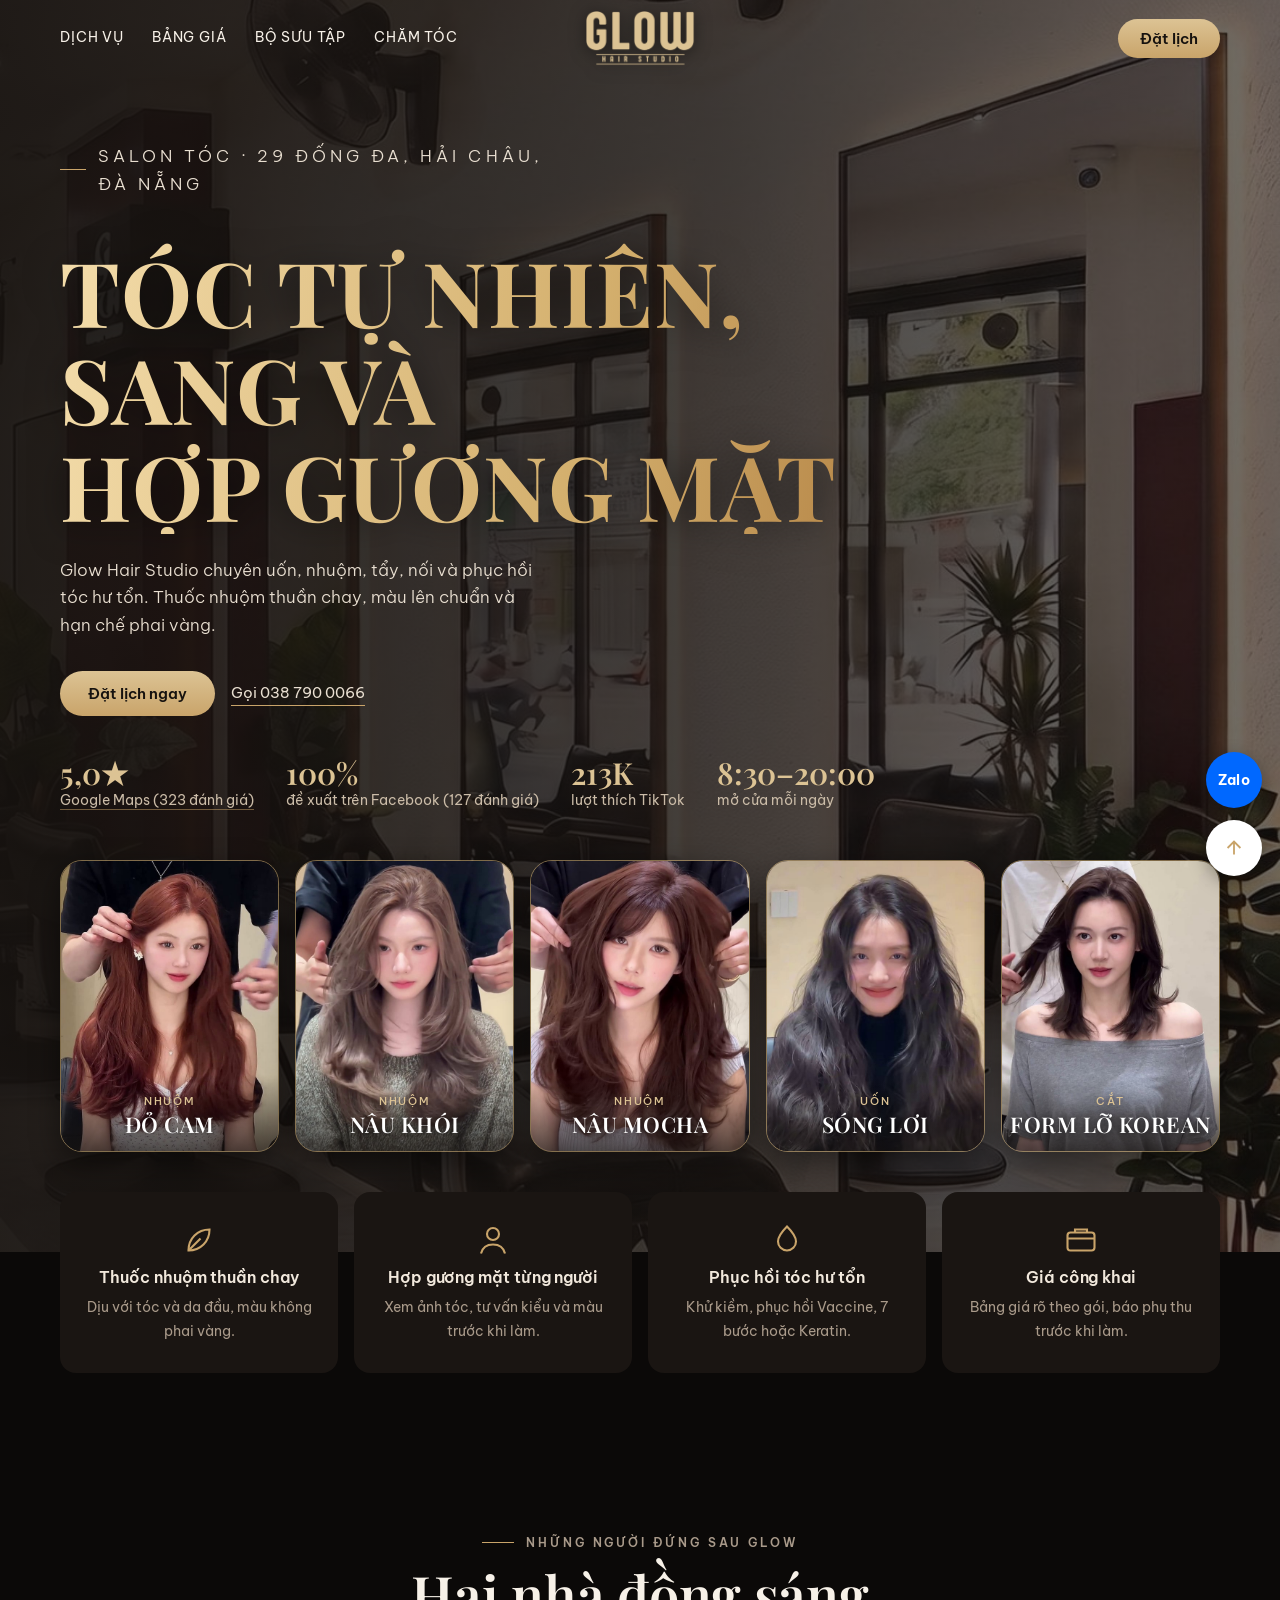
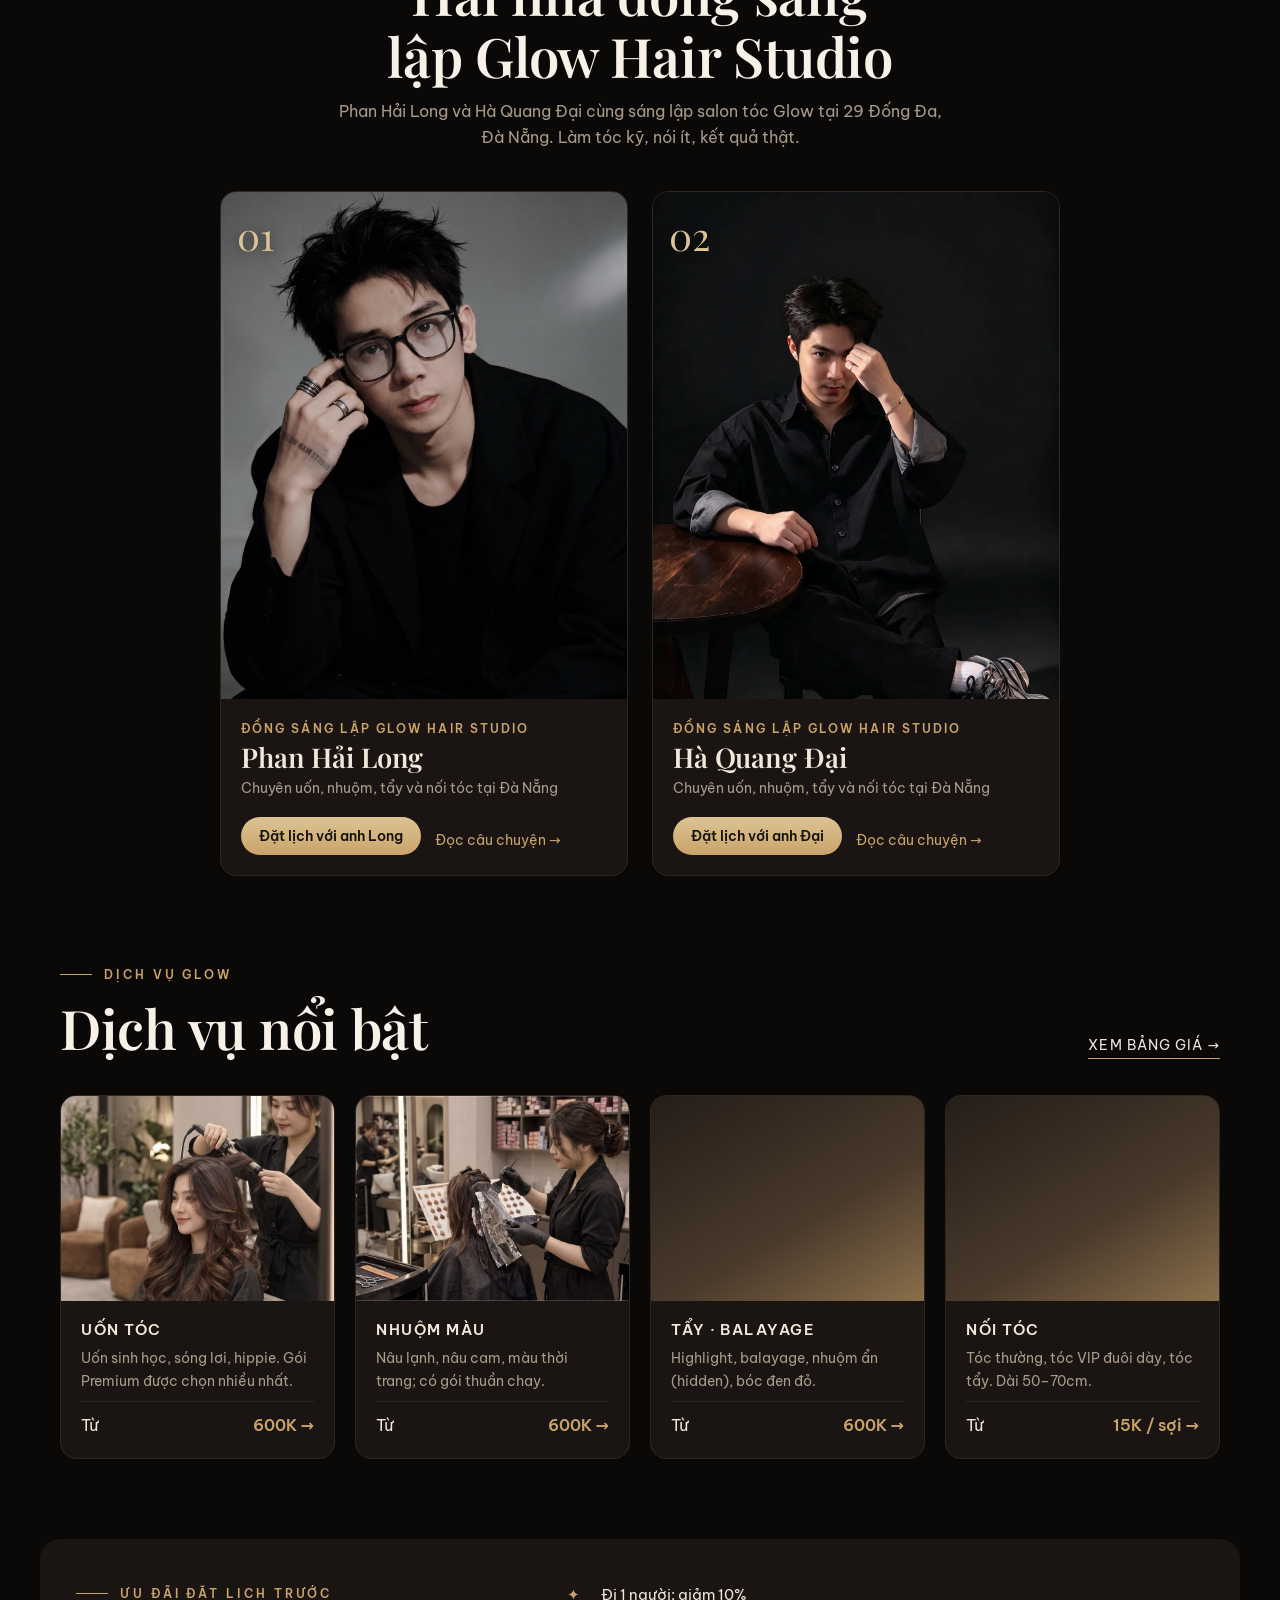
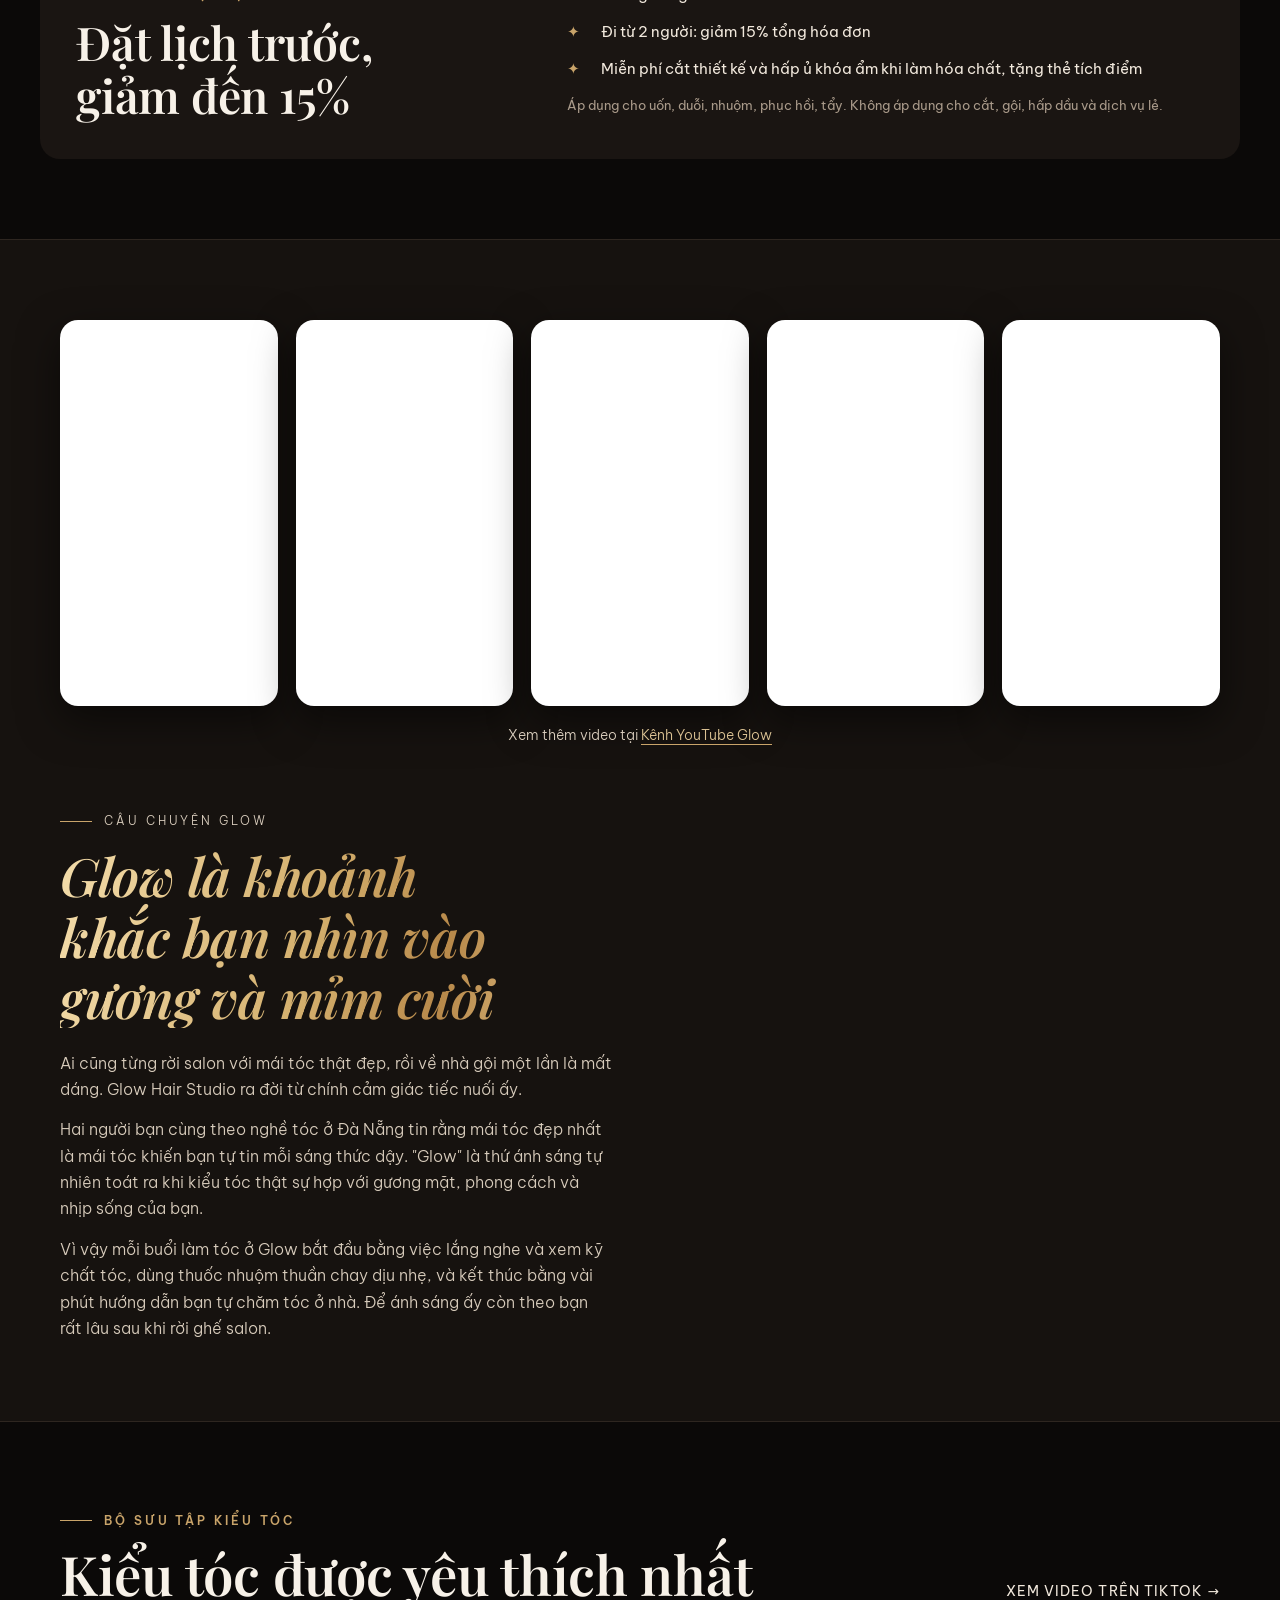
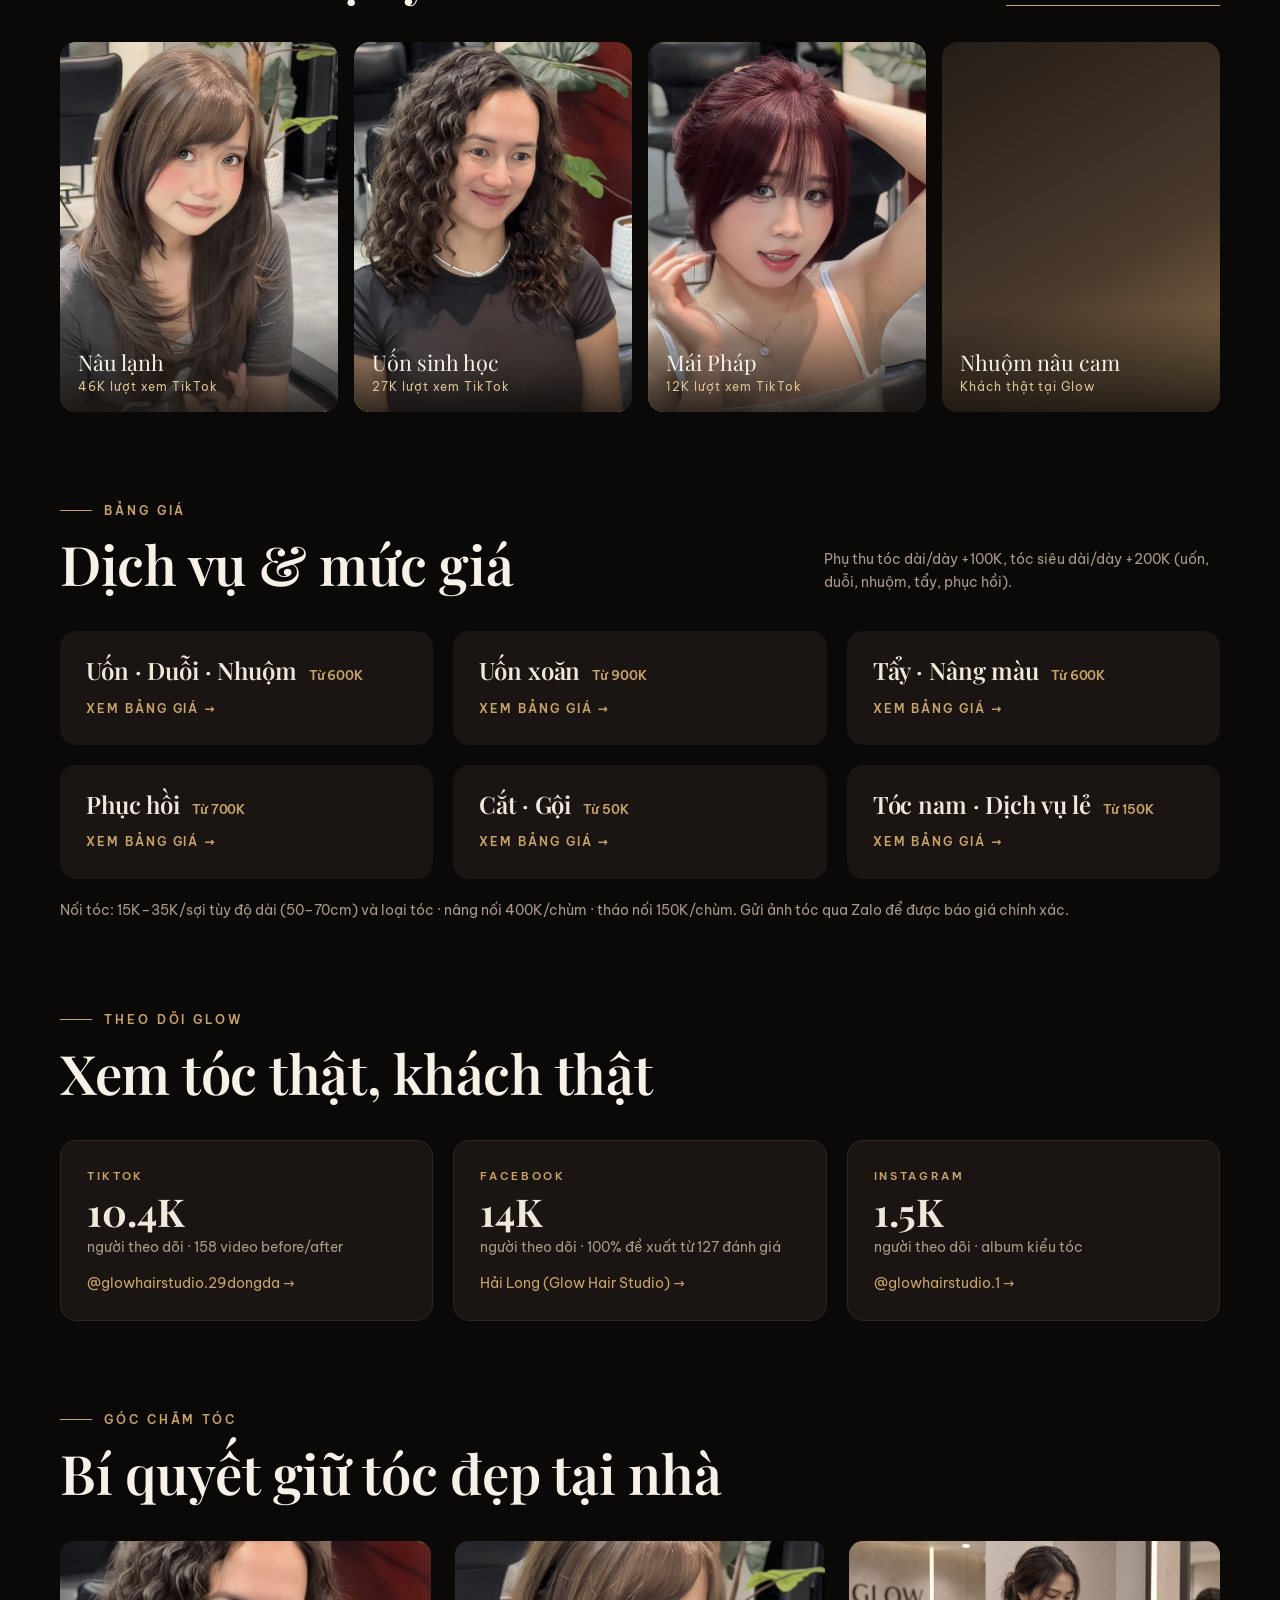
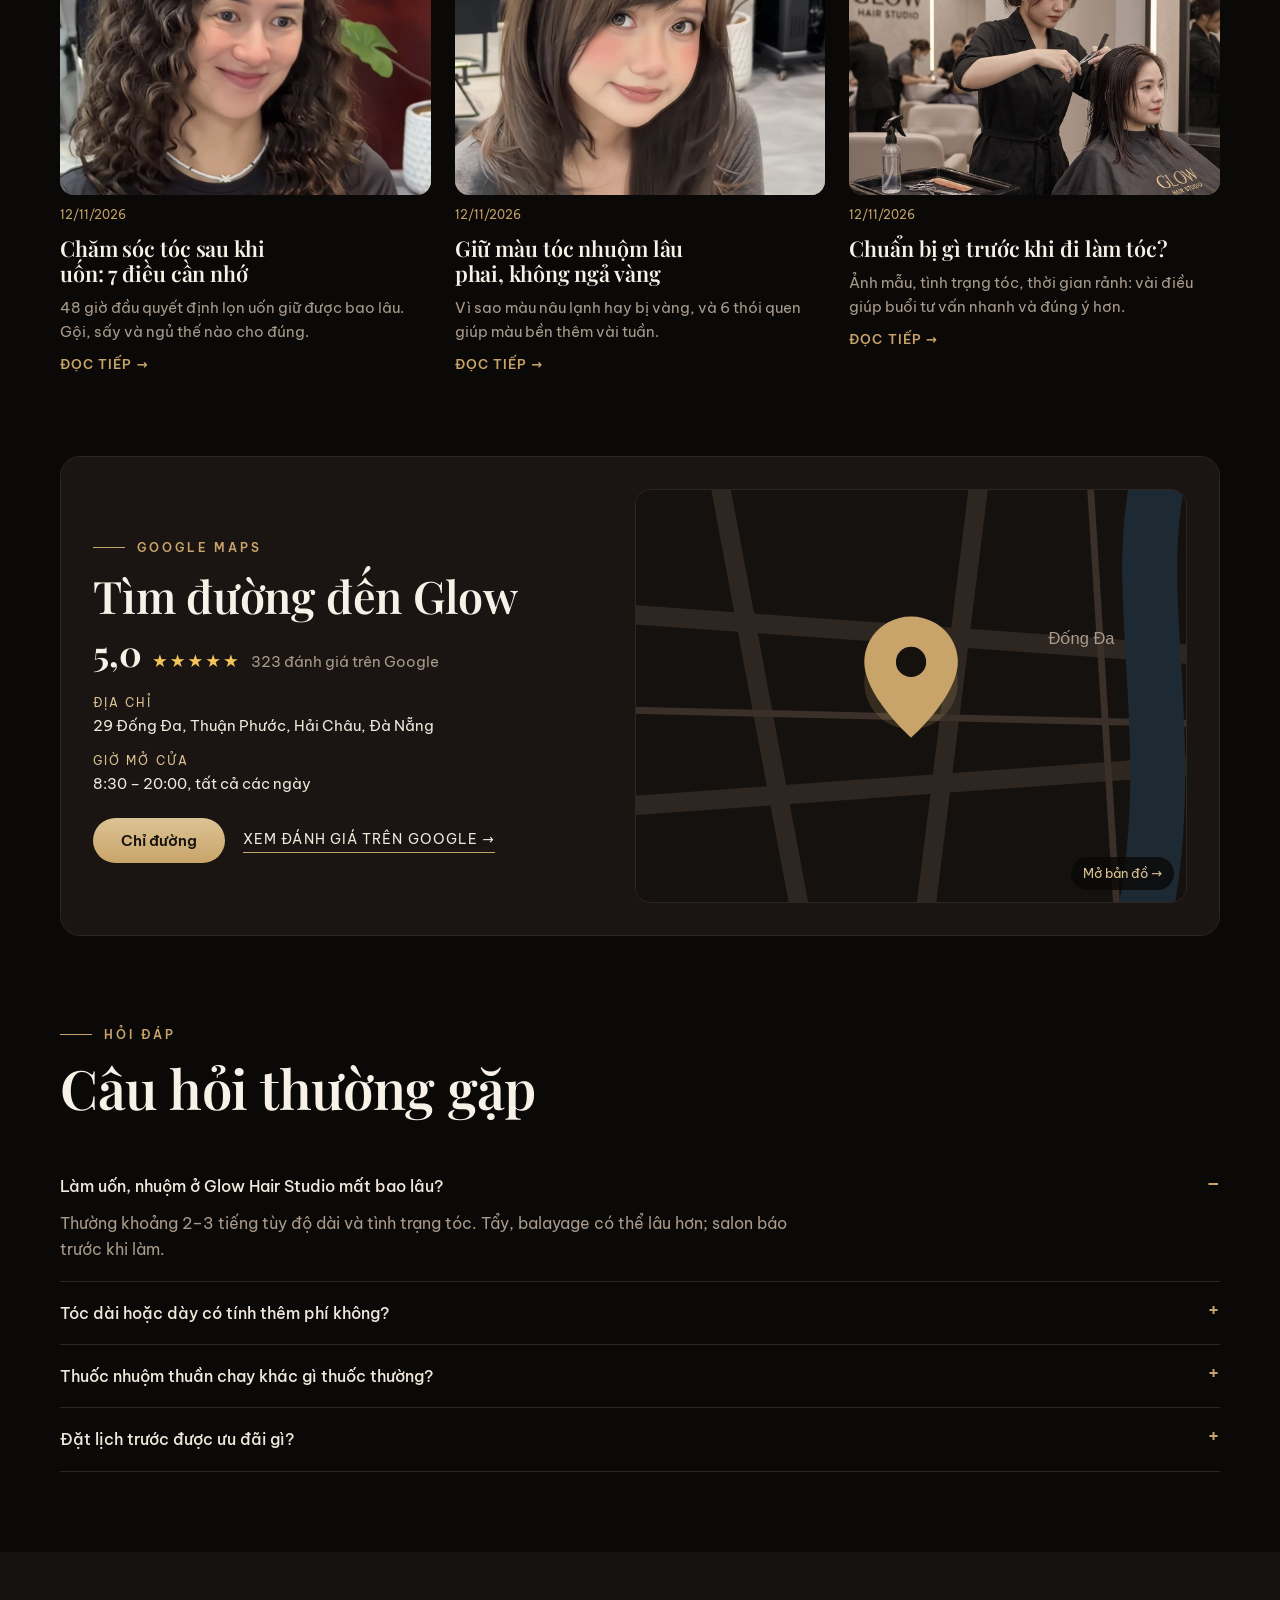
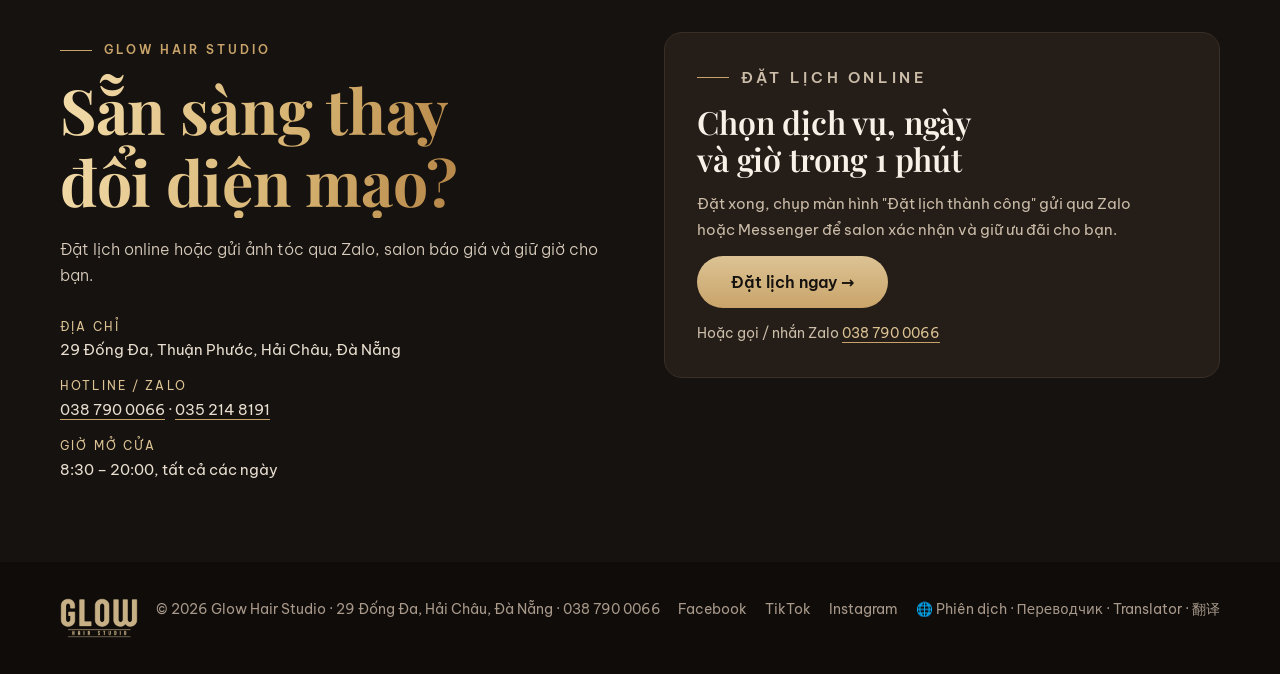
<file: index.html>
<!DOCTYPE html>
<html lang="vi">
<head>
<meta charset="utf-8">
<script>if(location.hostname.indexOf("glowhairstudio.net")>-1)location.replace("https://www.glowhairsalondanang.com"+location.pathname+location.search+location.hash);</script>
<meta name="viewport" content="width=device-width, initial-scale=1">
<title>Glow Hair Studio</title>
<link rel="icon" href="/favicon.ico" sizes="48x48">
<link rel="icon" type="image/png" sizes="96x96" href="/favicon-96.png">
<link rel="icon" type="image/png" sizes="192x192" href="/icon-192.png">
<link rel="apple-touch-icon" href="/apple-touch-icon.png">
<meta name="description" content="Glow Hair Studio – salon tóc tại 29 Đống Đa, Hải Châu, Đà Nẵng. Chuyên uốn, nhuộm thuần chay, tẩy, balayage, nối tóc và phục hồi tóc hư tổn. Đặt lịch: 038 790 0066.">
<link rel="canonical" href="https://www.glowhairsalondanang.com/">
<meta property="og:type" content="website">
<meta property="og:locale" content="vi_VN">
<meta property="og:title" content="Glow Hair Studio – Salon tóc Đà Nẵng">
<meta property="og:description" content="Uốn, nhuộm thuần chay, tẩy, nối và phục hồi tóc hư tổn tại 29 Đống Đa, Hải Châu, Đà Nẵng.">
<meta property="og:url" content="https://www.glowhairsalondanang.com/">
<meta property="og:image" content="https://www.glowhairsalondanang.com/images/glow-hair-studio-logo-share.jpg">
<meta property="og:image:width" content="1200">
<meta property="og:image:height" content="630">
<meta property="og:image:alt" content="Logo Glow Hair Studio">
<meta name="twitter:image" content="https://www.glowhairsalondanang.com/images/glow-hair-studio-logo-share.jpg">
<meta name="twitter:card" content="summary_large_image">
<meta name="robots" content="index, follow">
<link rel="preconnect" href="https://fonts.googleapis.com">
<link rel="preconnect" href="https://fonts.gstatic.com" crossorigin>
<link href="https://fonts.googleapis.com/css2?family=Be+Vietnam+Pro:wght@300;400;500;600&family=Playfair+Display:ital,wght@0,500;0,600;0,700;1,500;1,600&display=swap" rel="stylesheet">

<script type="application/ld+json">
{
  "@context": "https://schema.org",
  "@type": "HairSalon",
  "@id": "https://www.glowhairsalondanang.com/#salon",
  "name": "Glow Hair Studio",
  "logo": "https://www.glowhairsalondanang.com/images/logo-glow-hair-studio.png",
  "potentialAction": {"@type": "ReserveAction", "name": "Đặt lịch làm tóc", "target": {"@type": "EntryPoint", "urlTemplate": "https://glow-hair-studio.onrender.com/dat-lich", "actionPlatform": ["http://schema.org/DesktopWebPlatform", "http://schema.org/MobileWebPlatform"]}},
  "description": "Salon tóc tại Đà Nẵng chuyên uốn, nhuộm thuần chay, tẩy, balayage, nối tóc và phục hồi tóc hư tổn. Đồng sáng lập: Phan Hải Long và Hà Quang Đại.",
  "image": "https://www.glowhairsalondanang.com/images/phan-hai-long-dong-sang-lap-glow-hair-studio.jpg",
  "areaServed": "Đà Nẵng",
  "url": "https://www.glowhairsalondanang.com/",
  "telephone": ["+84-387-900-066", "+84-352-148-191"],
  "geo": {"@type": "GeoCoordinates", "latitude": 16.0819705, "longitude": 108.2199018},
  "hasMap": "https://maps.google.com/?cid=12628742996149730906",
  "priceRange": "50.000₫ – 3.000.000₫",
  "address": {"@type": "PostalAddress","streetAddress": "29 Đống Đa, Phường Thuận Phước","addressLocality": "Quận Hải Châu","addressRegion": "Đà Nẵng","addressCountry": "VN"},
  "openingHoursSpecification": [{"@type": "OpeningHoursSpecification","dayOfWeek": ["Monday","Tuesday","Wednesday","Thursday","Friday","Saturday","Sunday"],"opens": "08:30","closes": "20:00"}],
  "founder": [
    {"@type": "Person", "@id": "https://www.glowhairsalondanang.com/#phan-hai-long", "name": "Phan Hải Long", "jobTitle": "Đồng sáng lập Glow Hair Studio", "knowsAbout": ["Uốn tóc", "Nhuộm tóc", "Tẩy tóc", "Nối tóc"], "image": "https://www.glowhairsalondanang.com/images/phan-hai-long-dong-sang-lap-glow-hair-studio.jpg", "worksFor": {"@id": "https://www.glowhairsalondanang.com/#salon"}, "sameAs": ["https://www.facebook.com/longca1701"]},
    {"@type": "Person", "@id": "https://www.glowhairsalondanang.com/#ha-quang-dai", "name": "Hà Quang Đại", "jobTitle": "Đồng sáng lập Glow Hair Studio", "knowsAbout": ["Uốn tóc", "Nhuộm tóc", "Tẩy tóc", "Nối tóc"], "image": "https://www.glowhairsalondanang.com/images/ha-quang-dai-dong-sang-lap-glow-hair-studio.jpg", "worksFor": {"@id": "https://www.glowhairsalondanang.com/#salon"}, "sameAs": ["https://www.facebook.com/quang.ai.791184"]}
  ],
  "sameAs": [
    "https://www.facebook.com/longca1701",
    "https://www.tiktok.com/@glowhairstudio.29dongda",
    "https://www.instagram.com/glowhairstudio.1/"
  ],
  "hasOfferCatalog": {"@type": "OfferCatalog","name": "Dịch vụ tóc","itemListElement": [
    {"@type":"Offer","itemOffered":{"@type":"Service","name":"Uốn / Duỗi / Nhuộm"},"price":"600000","priceCurrency":"VND"},
    {"@type":"Offer","itemOffered":{"@type":"Service","name":"Uốn xoăn sóng lơi, hippie"},"price":"900000","priceCurrency":"VND"},
    {"@type":"Offer","itemOffered":{"@type":"Service","name":"Phục hồi tóc"},"price":"700000","priceCurrency":"VND"},
    {"@type":"Offer","itemOffered":{"@type":"Service","name":"Balayage"},"price":"2500000","priceCurrency":"VND"},
    {"@type":"Offer","itemOffered":{"@type":"Service","name":"Cắt tóc nữ"},"price":"200000","priceCurrency":"VND"}
  ]}
}
</script>
<script type="application/ld+json">
{
  "@context": "https://schema.org",
  "@type": "FAQPage",
  "mainEntity": [
    {"@type":"Question","name":"Làm uốn, nhuộm ở Glow Hair Studio mất bao lâu?","acceptedAnswer":{"@type":"Answer","text":"Thường khoảng 2–3 tiếng tùy độ dài và tình trạng tóc. Tẩy, balayage có thể lâu hơn; salon báo trước khi làm."}},
    {"@type":"Question","name":"Tóc dài hoặc dày có tính thêm phí không?","acceptedAnswer":{"@type":"Answer","text":"Có. Tóc dài/dày cộng 100K, tóc siêu dài/dày cộng 200K cho uốn, duỗi, nhuộm, tẩy và phục hồi."}},
    {"@type":"Question","name":"Thuốc nhuộm thuần chay khác gì thuốc thường?","acceptedAnswer":{"@type":"Answer","text":"Gói Thuần chay (Vegan) dùng thuốc nhuộm thuần chay, dịu hơn với tóc và da đầu, màu lên chuẩn và hạn chế phai vàng."}},
    {"@type":"Question","name":"Đặt lịch trước được ưu đãi gì?","acceptedAnswer":{"@type":"Answer","text":"Với uốn, duỗi, nhuộm, phục hồi, tẩy: đi 1 người giảm 10%; đi từ 2 người giảm 15% tổng hóa đơn. Miễn phí cắt thiết kế và hấp ủ khóa ẩm khi làm hóa chất."}}
  ]
}
</script>

<style>
:root {
  /* Layout: hero tối toàn chiều ngang, phần thân nền kem với lưới thẻ 4 cột; trên điện thoại có thanh tab cố định ở đáy */
  --night: #16120f;
  --night-2: #241d18;
  --bg: #0b0908;
  --cream: #f7f1e8;
  --card: #1a1512;
  --ink: #f1e8dc;
  --muted: #a99a8a;
  --gold: #c9a46a;
  --gold-soft: #dcc394;
  --line: #2e2620;
  --font-display: "Playfair Display", Georgia, "Times New Roman", serif;
  --gold-grad: linear-gradient(100deg, #f3dcaa 0%, #d4b06e 45%, #b8894a 70%, #ecd29c 100%);
  --font-body: "Be Vietnam Pro", system-ui, -apple-system, "Segoe UI", sans-serif;
  color-scheme: dark;
}
* { box-sizing: border-box; }
html { scroll-behavior: smooth; }
@media (prefers-reduced-motion: reduce) { html { scroll-behavior: auto; } * { transition: none !important; } }
body { margin: 0; background: var(--bg); color: var(--ink); font-family: var(--font-body); font-size: 16px; line-height: 1.65; font-weight: 400; }
a { color: inherit; text-decoration: none; }
:focus-visible { outline: 2px solid var(--gold); outline-offset: 3px; }
h1, h2, h3 { font-family: var(--font-display); font-weight: 600; line-height: 1.15; margin: 0; text-wrap: balance; letter-spacing: -.005em; }
h2 { color: var(--cream); }
.gold-text, .hero h1, .story h2, .cta h2 { background: var(--gold-grad); -webkit-background-clip: text; background-clip: text; color: transparent; }
p { margin: 0; }
.wrap { max-width: 1200px; margin: 0 auto; padding: 0 20px; }
section { padding: 80px 0; }
.eyebrow { font-size: .76rem; letter-spacing: .24em; text-transform: uppercase; color: var(--gold); font-weight: 600; display: inline-flex; align-items: center; gap: 12px; }
.eyebrow::before { content: ""; width: 32px; height: 1px; background: var(--gold); }
.team-head .eyebrow { justify-self: center; }
@media (max-width: 600px) { .hero .eyebrow { font-size: .68rem; letter-spacing: .14em; } .hero .eyebrow::before { width: 20px; } }
.chan .eyebrow::before { content: none; }
.sec-head { display: flex; justify-content: space-between; align-items: end; gap: 16px; margin-bottom: 36px; flex-wrap: wrap; }
.sec-head h2 { font-size: clamp(2.2rem, 4.6vw, 3.4rem); margin-top: 12px; }
.sec-note { color: var(--muted); font-size: .9rem; max-width: 44ch; }
.more { font-size: .85rem; letter-spacing: .08em; text-transform: uppercase; border-bottom: 1px solid var(--gold); padding-bottom: 2px; color: var(--ink); }
.more:hover { color: var(--gold); }
.btn { display: inline-block; background: linear-gradient(180deg, var(--gold-soft), var(--gold)); color: var(--night); padding: 13px 28px; border-radius: 999px; font: 600 .92rem var(--font-body); border: 0; cursor: pointer; }
.btn:hover { filter: brightness(1.06); }
.ph { position: relative; overflow: hidden; background: linear-gradient(150deg, var(--night-2), #4a3a2c 60%, var(--gold) 140%); }
.ph canvas { position: absolute; inset: 0; width: 100%; height: 100%; }
.ph img { position: absolute; inset: 0; width: 100%; height: 100%; object-fit: cover; object-position: center 30%; }
.hero .ph img { object-position: 75% center; }
.ph-tag { position: absolute; right: 10px; top: 10px; font-size: .68rem; color: var(--cream); background: rgba(0,0,0,.35); padding: 3px 8px; border-radius: 6px; z-index: 2; }

/* Header */
header { position: absolute; top: 0; left: 0; right: 0; z-index: 20; color: var(--cream); }
.nav { display: grid; grid-template-columns: 1fr auto 1fr; align-items: center; height: 76px; }
.nav ul { display: flex; gap: 28px; list-style: none; margin: 0; padding: 0; font-size: .88rem; letter-spacing: .06em; text-transform: uppercase; }
.nav ul a:hover { color: var(--gold-soft); }
.logo { display: flex; align-items: center; gap: 10px; font-family: var(--font-display); font-size: 1.35rem; font-weight: 600; letter-spacing: .16em; text-transform: uppercase; }
.logo img { height: 56px; width: auto; display: block; filter: drop-shadow(0 2px 8px rgba(0,0,0,.5)); }
@media (max-width: 600px) { .logo img { height: 48px; } }
.foot-logo { height: 40px; width: auto; display: block; opacity: .9; }
.nav .right { justify-self: end; }
.nav .right .btn { padding: 10px 22px; }
@media (max-width: 900px) {
  .nav { grid-template-columns: auto 1fr; }
  .nav ul { display: none; }
  .logo { justify-self: start; }
}

/* Hero */
.hero { position: relative; min-height: 620px; display: flex; align-items: center; color: var(--cream); padding: 120px 0 100px; }
.hero .ph { position: absolute; inset: 0; }
.hero::after { content: ""; position: absolute; inset: 0; background: linear-gradient(90deg, rgba(22,18,15,.94) 0%, rgba(22,18,15,.8) 55%, rgba(22,18,15,.6) 100%); }
.hero .wrap { position: relative; z-index: 2; width: 100%; }
.hero h1 { font-size: clamp(2.8rem, 7.4vw, 5.6rem); text-transform: uppercase; letter-spacing: .01em; line-height: 1.08; font-weight: 700; filter: drop-shadow(0 4px 18px rgba(0,0,0,.55)); margin-top: 14px; }
.hero p { max-width: 44ch; margin: 22px 0 32px; font-weight: 300; font-size: 1.05rem; color: #e9dfd1; }
.hero-cta { display: flex; flex-wrap: wrap; gap: 16px; align-items: center; }
.hero-cta .tel { color: #e9dfd1; font-size: .95rem; border-bottom: 1px solid var(--gold); }
/* Điện thoại: ảnh salon nằm mờ mờ phía sau chữ (lồng vào chữ) */
@media (max-width: 760px) {
  .hero .ph img { object-position: 30% center; }
  .hero::after { background: linear-gradient(180deg, rgba(22,18,15,.78) 0%, rgba(22,18,15,.7) 50%, rgba(22,18,15,.85) 100%); }
}
/* Ảnh bìa: hàng 5 thẻ kiểu tóc bấm được */
.hero-looks { display: grid; grid-template-columns: repeat(5, 1fr); gap: 16px; margin-top: 48px; }
.hero-looks a { position: relative; display: block; aspect-ratio: 3 / 4; border-radius: 22px; overflow: hidden; border: 1px solid rgba(214,180,120,.55); box-shadow: 0 10px 30px rgba(0,0,0,.45); transition: transform .25s, box-shadow .25s; }
.hero-looks a:hover { transform: translateY(-6px); box-shadow: 0 16px 36px rgba(0,0,0,.55); }
.hero-looks img { width: 100%; height: 100%; object-fit: cover; display: block; }
/* Ảnh giữ đúng màu thật: chỉ phủ một dải tối mỏng ở đáy cho chữ dễ đọc */
.hero-looks a::after { content: ""; position: absolute; left: 0; right: 0; bottom: 0; height: 26%; background: linear-gradient(180deg, transparent, rgba(22,18,15,.72)); }
.hero-looks span { text-shadow: 0 1px 6px rgba(0,0,0,.6); }
.hero-looks span { position: absolute; left: 0; right: 0; bottom: 14px; z-index: 1; text-align: center; color: #fff; font: 600 clamp(1rem, 1.7vw, 1.35rem)/1.15 var(--font-display); text-transform: uppercase; letter-spacing: .02em; padding: 0 8px; }
.hero-looks small { display: block; font: 500 .66rem var(--font-body); letter-spacing: .16em; color: var(--gold-soft); margin-bottom: 4px; }
@media (max-width: 760px) {
  .hero-looks { display: flex; overflow-x: auto; scroll-snap-type: x mandatory; scroll-padding-left: 20px; gap: 12px; margin: 36px -20px 0; padding: 0 20px 8px; scrollbar-width: none; }
  .hero-looks::-webkit-scrollbar { display: none; }
  .hero-looks a { flex: 0 0 40%; scroll-snap-align: start; border-radius: 18px; }
}
.proof { display: flex; flex-wrap: wrap; gap: 32px; margin-top: 40px; font-size: .85rem; color: #cbbca8; }
.proof strong { display: block; font-family: var(--font-display); font-size: 1.9rem; color: var(--gold-soft); font-weight: 600; line-height: 1.1; font-variant-numeric: tabular-nums; }

/* Values */
.values { padding-top: 0; margin-top: -60px; position: relative; z-index: 3; }
.values .grid { display: grid; grid-template-columns: repeat(4, 1fr); gap: 16px; }
.value { background: var(--card); border-radius: 16px; padding: 30px 22px; text-align: center; display: grid; gap: 10px; justify-items: center; align-content: start; }
.value svg { width: 36px; height: 36px; stroke: var(--gold); fill: none; stroke-width: 1.4; }
.value h3 { font-family: var(--font-body); font-size: 1rem; font-weight: 600; }
.value p { font-size: .88rem; color: var(--muted); }
@media (max-width: 900px) { .values .grid { grid-template-columns: 1fr 1fr; } }

/* Services */
.cards4 { display: grid; grid-template-columns: repeat(4, 1fr); gap: 20px; }
.svc { background: var(--card); border: 1px solid var(--line); border-radius: 16px; overflow: hidden; display: flex; flex-direction: column; transition: transform .25s; }
.svc:hover { transform: translateY(-4px); }
.svc .ph { aspect-ratio: 4/3; }
.svc .body { padding: 20px; display: grid; gap: 8px; flex: 1; }
.svc h3 { font-family: var(--font-body); font-size: .95rem; letter-spacing: .1em; text-transform: uppercase; font-weight: 600; }
.svc p { font-size: .88rem; color: var(--muted); }
.svc .foot { display: flex; justify-content: space-between; align-items: center; margin-top: auto; padding-top: 10px; border-top: 1px solid var(--line); font-variant-numeric: tabular-nums; }
.svc .foot b { color: var(--gold); font-weight: 600; }
@media (max-width: 1000px) { .cards4 { grid-template-columns: 1fr 1fr; } }
@media (max-width: 480px) { .cards4 { grid-template-columns: 1fr; } }

/* Offer band */
.offer { background: var(--card); border-radius: 20px; padding: 36px; display: grid; grid-template-columns: 1fr 1.4fr; gap: 36px; align-items: center; }
.offer h2 { font-size: clamp(2rem, 4vw, 2.9rem); margin-top: 12px; }
.offer ul { margin: 0; padding: 0; list-style: none; display: grid; gap: 12px; }
.offer li { display: grid; grid-template-columns: 26px 1fr; gap: 8px; font-size: .95rem; }
.offer li::before { content: "✦"; color: var(--gold); }
.offer small { display: block; margin-top: 14px; color: var(--muted); font-size: .82rem; }
@media (max-width: 860px) { .offer { grid-template-columns: 1fr; padding: 26px; } }

/* Story */
.story { background: var(--night); color: var(--cream); border-top: 1px solid var(--line); border-bottom: 1px solid var(--line); }
.story .grid { display: grid; grid-template-columns: 1fr 1fr; gap: 56px; align-items: center; }
.story .ph { aspect-ratio: 5/4; border-radius: 16px; }
.story h2 { font-size: clamp(2.2rem, 4.4vw, 3.3rem); margin: 14px 0 22px; font-style: italic; font-weight: 600; }
.story p { color: #d8ccbc; font-weight: 300; max-width: 58ch; }
.story p + p { margin-top: 14px; }
@media (max-width: 860px) { .story .grid { grid-template-columns: 1fr; } }
/* Video YouTube Shorts: hiện ảnh bìa + nút phát, bấm mới tải YouTube cho trang nhẹ */
/* Video xếp dọc: máy tính 3 cột, máy tính bảng 2 cột, điện thoại 1 cột to hết ngang */
/* Máy tính: 1 hàng 5 video đều nhau. Màn vừa: 3 trên + 2 dưới căn giữa. Điện thoại: 1 cột */
.yt-row { display: flex; flex-wrap: wrap; justify-content: center; gap: 18px; }
.yt-row .yt { flex: 0 0 calc((100% - 4 * 18px) / 5); }
.story .yt-cap { margin: 18px auto 56px; max-width: none; text-align: center; }
@media (max-width: 1000px) { .yt-row .yt { flex-basis: calc((100% - 2 * 18px) / 3); } }
@media (max-width: 560px) { .yt-row { gap: 20px; } .yt-row .yt { flex-basis: 100%; } .story .yt-cap { margin-bottom: 40px; } }
.yt button { position: relative; display: block; width: 100%; aspect-ratio: 9 / 16; padding: 0; border: 1px solid rgba(214,180,120,.45); border-radius: 18px; overflow: hidden; background: #000; cursor: pointer; box-shadow: 0 14px 40px rgba(0,0,0,.5); }
.yt button img, .yt iframe { width: 100%; height: 100%; object-fit: cover; display: block; border: 0; }
.yt iframe { aspect-ratio: 9 / 16; border-radius: 18px; overflow: hidden; box-shadow: 0 14px 40px rgba(0,0,0,.5); background: #000; }
.yt .play { position: absolute; left: 50%; top: 50%; width: 74px; height: 74px; margin: -37px 0 0 -37px; border-radius: 50%; background: rgba(22,18,15,.55); border: 2px solid var(--gold-soft); backdrop-filter: blur(4px); transition: transform .2s; }
.yt .play::after { content: ""; position: absolute; left: 29px; top: 22px; border-style: solid; border-width: 15px 0 15px 24px; border-color: transparent transparent transparent var(--gold-soft); }
.yt button:hover .play { transform: scale(1.08); }
.yt-cap { margin-top: 12px; font-size: .85rem; color: #cbbca8; text-align: center; }
.yt-cap a { color: var(--gold-soft); border-bottom: 1px solid var(--gold); }

/* Collection */
.collection { display: grid; grid-template-columns: repeat(4, 1fr); gap: 16px; }
.look { position: relative; aspect-ratio: 3/4; border-radius: 16px; overflow: hidden; display: block; }
.look .ph { position: absolute; inset: 0; }
.look span { position: absolute; left: 0; right: 0; bottom: 0; padding: 40px 18px 18px; color: var(--cream); background: linear-gradient(transparent, rgba(22,18,15,.85)); font-family: var(--font-display); font-size: 1.35rem; line-height: 1.2; display: grid; gap: 4px; z-index: 2; }
.look span small { font-family: var(--font-body); font-size: .74rem; color: var(--gold-soft); letter-spacing: .08em; }
@media (max-width: 900px) { .collection { grid-template-columns: 1fr 1fr; } }

/* Price */
.prices { display: grid; grid-template-columns: repeat(3, 1fr); gap: 20px; }
.price { background: var(--card); border-radius: 16px; padding: 26px; }
.price h3 { font-size: 1.5rem; display: flex; justify-content: space-between; align-items: baseline; gap: 12px; margin-bottom: 12px; }
.price h3 small { font-family: var(--font-body); font-size: .8rem; color: var(--gold); font-weight: 600; white-space: nowrap; }
.row { display: grid; grid-template-columns: 1fr auto; gap: 16px; padding: 9px 0; border-top: 1px dashed #3a3029; font-size: .9rem; }
.row b { font-weight: 500; font-variant-numeric: tabular-nums; text-align: right; }
.row .hot { color: var(--gold); font-size: .72rem; font-weight: 600; margin-left: 6px; }
.prices { align-items: start; }
details.price { padding: 0; border: 0; }
details.price summary { padding: 26px; display: grid; gap: 14px; cursor: pointer; }
details.price summary::after { content: none; }
details.price h3 { margin-bottom: 0; }
details.price .see { font-size: .76rem; letter-spacing: .16em; text-transform: uppercase; color: var(--gold); font-weight: 600; }
details.price .see::before { content: "Xem bảng giá →"; }
details.price[open] .see::before { content: "Thu gọn ↑"; }
details.price summary:hover .see { color: var(--gold-soft); }
details.price .row { margin: 0 26px; }
details.price[open] { padding-bottom: 18px; }
.price-note { margin-top: 20px; color: var(--muted); font-size: .86rem; }
@media (max-width: 1000px) { .prices { grid-template-columns: 1fr 1fr; } }
@media (max-width: 640px) { .prices { grid-template-columns: 1fr; } }

/* Team */
.team-head { text-align: center; max-width: 620px; margin: 0 auto 40px; display: grid; gap: 10px; }
.team-head h2 { font-size: clamp(2.2rem, 4.6vw, 3.4rem); }
.team-head p { color: var(--muted); }
.team { display: grid; grid-template-columns: repeat(2, 1fr); gap: 24px; max-width: 840px; margin: 0 auto; }
.member .ph { aspect-ratio: 3/4; background: #111; }
.member .ph img { position: absolute; inset: 0; width: 100%; height: 100%; object-fit: cover; object-position: center 20%; image-rendering: auto; }
.member .num { text-shadow: 0 2px 12px rgba(0,0,0,.5); }
.member { background: var(--card); border: 1px solid var(--line); border-radius: 16px; overflow: hidden; }
.member .ph { aspect-ratio: 4/5; }
.member .num { position: absolute; left: 16px; top: 12px; font-family: var(--font-display); font-size: 2.4rem; color: var(--gold-soft); z-index: 2; }
.member .body { padding: 20px; display: grid; gap: 4px; }
.member .role { font-size: .72rem; letter-spacing: .18em; color: var(--gold); text-transform: uppercase; font-weight: 600; }
.member h3 { font-size: 1.7rem; }
.member p { color: var(--muted); font-size: .9rem; }
.btn-sm { padding: 10px 18px; font-size: .85rem; }
.btn-lg { padding: 16px 34px; font-size: 1rem; }
.m-actions { display: flex; flex-wrap: wrap; align-items: center; gap: 14px; margin-top: 12px; }
.m-actions .fb { margin-top: 0; }
.book-panel { background: var(--night-2); border: 1px solid #3a2f26; border-radius: 18px; padding: 32px; display: grid; gap: 14px; justify-items: start; }
.book-panel h3 { font-size: clamp(1.5rem, 3vw, 2rem); color: var(--cream); }
.book-panel p { color: #cbbca8; font-size: .95rem; max-width: 46ch; }
.book-panel .alt { font-size: .88rem; }
.book-panel .alt a { color: var(--gold-soft); border-bottom: 1px solid var(--gold); }
.member .fb { margin-top: 8px; font-size: .85rem; color: var(--gold); justify-self: start; border-bottom: 1px solid transparent; }
.member .fb:hover { border-bottom-color: var(--gold); }
@media (max-width: 640px) { .team { grid-template-columns: 1fr; max-width: 420px; } }

/* Social */
.social { display: grid; grid-template-columns: repeat(3, 1fr); gap: 20px; }
.chan { background: var(--card); border: 1px solid var(--line); border-radius: 16px; padding: 26px; display: grid; gap: 6px; transition: transform .25s; }
.chan:hover { transform: translateY(-4px); }
.proof a { color: inherit; border-bottom: 1px solid rgba(201,164,106,.5); }
.member h3 a:hover { color: var(--gold-soft); }

/* Góc chăm tóc */
.posts { display: grid; grid-template-columns: repeat(3, 1fr); gap: 24px; }
.post { display: grid; gap: 10px; align-content: start; }
.post .ph { aspect-ratio: 16/11; border-radius: 14px; }
.post time { font-size: .78rem; color: var(--gold); font-variant-numeric: tabular-nums; }
.post h3 { font-size: 1.35rem; color: var(--cream); }
.post p { font-size: .92rem; color: var(--muted); }
.post .more-link { font-size: .82rem; color: var(--gold); letter-spacing: .08em; text-transform: uppercase; font-weight: 600; }
.post:hover h3 { color: var(--gold-soft); }
@media (max-width: 860px) { .posts { grid-template-columns: 1fr; } }

/* Bản đồ */
.map-card { display: grid; grid-template-columns: 1fr 1.1fr; gap: 40px; align-items: center; background: var(--card); border: 1px solid var(--line); border-radius: 20px; padding: 32px; }
.map-card h2 { font-size: clamp(2rem, 4vw, 2.8rem); margin: 12px 0 14px; }
.rating { display: flex; flex-wrap: wrap; align-items: baseline; gap: 10px; margin-bottom: 18px; color: var(--muted); font-size: .92rem; }
.rating strong { font-family: var(--font-display); font-size: 2.2rem; color: var(--cream); line-height: 1; }
.rating .stars { color: #f2c45a; letter-spacing: 2px; font-size: 1.1rem; }
.map-card dl { margin: 0 0 22px; display: grid; gap: 12px; font-size: .92rem; }
.map-card dt { color: var(--gold-soft); font-size: .72rem; letter-spacing: .18em; text-transform: uppercase; }
.map-card dd { margin: 2px 0 0; }
.map-actions { display: flex; flex-wrap: wrap; gap: 18px; align-items: center; }
.map-visual { position: relative; display: block; border-radius: 16px; overflow: hidden; border: 1px solid var(--line); }
.map-visual svg { display: block; width: 100%; height: auto; }
.map-visual span { position: absolute; right: 12px; bottom: 12px; background: rgba(11,9,8,.8); color: var(--gold-soft); font-size: .82rem; padding: 6px 12px; border-radius: 999px; }
@media (max-width: 860px) { .map-card { grid-template-columns: 1fr; padding: 22px; } }
.chan .eyebrow { font-size: .7rem; }
.chan strong { font-family: var(--font-display); font-size: 2.4rem; line-height: 1; font-variant-numeric: tabular-nums; }
.chan p { color: var(--muted); font-size: .9rem; }
.chan em { font-style: normal; color: var(--gold); font-size: .85rem; margin-top: 6px; }
@media (max-width: 860px) { .social { grid-template-columns: 1fr; } }

/* FAQ */
details { border-bottom: 1px solid var(--line); padding: 18px 0; }
summary { cursor: pointer; font-weight: 500; list-style: none; display: flex; justify-content: space-between; gap: 16px; }
summary::-webkit-details-marker { display: none; }
summary::after { content: "+"; color: var(--gold); font-size: 1.3rem; line-height: 1; }
details[open] summary::after { content: "–"; }
details p { margin-top: 10px; color: var(--muted); max-width: 70ch; }

/* Booking CTA */
.cta { background: var(--night); color: var(--cream); }
.cta .grid { display: grid; grid-template-columns: 1fr 1fr; gap: 48px; align-items: start; }
.cta h2 { font-size: clamp(2.4rem, 5.4vw, 3.9rem); margin: 14px 0 18px; font-weight: 700; }
.cta .lead { color: #d8ccbc; font-weight: 300; }
.cta dl { margin: 28px 0 0; display: grid; gap: 14px; font-size: .92rem; }
.cta dt { color: var(--gold-soft); font-size: .74rem; letter-spacing: .18em; text-transform: uppercase; }
.cta dd { margin: 2px 0 0; color: #e9dfd1; }
.cta dd a { border-bottom: 1px solid var(--gold); }
form { background: var(--night-2); border: 1px solid #3a2f26; border-radius: 18px; padding: 28px; display: grid; grid-template-columns: 1fr 1fr; gap: 16px; }
label { display: grid; gap: 6px; font-size: .82rem; color: #cbbca8; }
label.full { grid-column: 1 / -1; }
input, select, textarea { font: inherit; font-size: .95rem; padding: 12px 14px; border: 1px solid #44372c; border-radius: 10px; background: var(--night); color: var(--cream); width: 100%; color-scheme: dark; }
form .btn { grid-column: 1 / -1; justify-self: start; }
.ok { grid-column: 1 / -1; background: rgba(184,147,90,.15); color: var(--gold-soft); padding: 12px 14px; border-radius: 10px; font-size: .9rem; }
@media (max-width: 860px) { .cta .grid { grid-template-columns: 1fr; } }
@media (max-width: 480px) { form { grid-template-columns: 1fr; padding: 20px; } }

footer.site { background: #0f0c0a; color: #a8998a; font-size: .85rem; padding: 36px 0; }
footer.site .wrap { display: flex; flex-wrap: wrap; justify-content: space-between; gap: 16px; }
footer.site nav { display: flex; gap: 18px; flex-wrap: wrap; }
footer.site a:hover { color: var(--gold-soft); }

/* Nút nổi góc phải: Zalo + lên đầu trang */
.fab { position: fixed; right: 18px; bottom: 24px; z-index: 40; display: grid; gap: 12px; justify-items: center; }
.fab a, .fab button { width: 56px; height: 56px; border-radius: 50%; display: grid; place-items: center; box-shadow: 0 6px 18px rgba(0,0,0,.35); border: 0; cursor: pointer; }
.fab .zalo { background: #0068ff; color: #fff; font: 700 .9rem/1 var(--font-body); letter-spacing: .01em; animation: zalo-pulse 2.4s infinite; }
.fab .top { background: #fff; color: var(--gold); }
.fab .top svg { width: 22px; height: 22px; stroke: currentColor; fill: none; stroke-width: 2; }
@keyframes zalo-pulse { 0%, 100% { box-shadow: 0 6px 18px rgba(0,0,0,.35), 0 0 0 0 rgba(0,104,255,.45); } 50% { box-shadow: 0 6px 18px rgba(0,0,0,.35), 0 0 0 12px rgba(0,104,255,0); } }
@media (prefers-reduced-motion: reduce) { .fab .zalo { animation: none; } }
@media (max-width: 760px) { .fab { right: 14px; bottom: calc(84px + env(safe-area-inset-bottom)); } .fab a, .fab button { width: 52px; height: 52px; } }

/* Mobile tab bar */
.tabbar { display: none; }
@media (max-width: 760px) {
  body { padding-bottom: 72px; }
  .tabbar { display: grid; grid-template-columns: repeat(5, 1fr); position: fixed; left: 0; right: 0; bottom: 0; z-index: 30; background: #14100d; border-top: 1px solid var(--line); padding: 6px 4px calc(6px + env(safe-area-inset-bottom)); }
  .tabbar a { display: grid; justify-items: center; gap: 2px; font-size: .66rem; color: var(--muted); padding: 4px 0; border-radius: 10px; }
  .tabbar a.active { background: var(--card); color: var(--ink); }
  .tabbar svg { width: 22px; height: 22px; stroke: currentColor; fill: none; stroke-width: 1.6; }
  .tabbar a.book svg { stroke: var(--gold); }
  .nav .right .btn { display: none; }
}
</style>
</head>
<body>

<header>
  <nav class="wrap nav" aria-label="Điều hướng chính">
    <ul>
      <li><a href="#dich-vu">Dịch vụ</a></li>
      <li><a href="#bang-gia">Bảng giá</a></li>
      <li><a href="#bo-suu-tap">Bộ sưu tập</a></li>
      <li><a href="#goc-cham-toc">Chăm tóc</a></li>
    </ul>
    <a class="logo" href="#top" aria-label="Glow Hair Studio – trang chủ">
      <img src="images/logo-glow-hair-studio.png" alt="Logo Glow Hair Studio" width="936" height="477">
    </a>
    <div class="right"><a class="btn" href="https://glow-hair-studio.onrender.com/dat-lich">Đặt lịch</a></div>
  </nav>
</header>

<main id="top">
  <section class="hero">
    <div class="ph"><img src="images/glow-hair-studio-ghe-guong-salon.jpg" alt="Không gian salon Glow Hair Studio Đà Nẵng: dãy ghế cắt và gương lớn" width="1134" height="1438" loading="eager" fetchpriority="high" decoding="async"></div>
    <div class="wrap">
      <p class="eyebrow">Salon tóc · 29 Đống Đa, Hải Châu, Đà Nẵng</p>
      <h1>Tóc tự nhiên,<br>sang và<br>hợp gương mặt</h1>
      <p>Glow Hair Studio chuyên uốn, nhuộm, tẩy, nối và phục hồi tóc hư tổn. Thuốc nhuộm thuần chay, màu lên chuẩn và hạn chế phai vàng.</p>
      <div class="hero-cta">
        <a class="btn" href="https://glow-hair-studio.onrender.com/dat-lich">Đặt lịch ngay</a>
        <a class="tel" href="tel:0387900066">Gọi 038 790 0066</a>
      </div>
      <div class="proof">
        <div><strong>5,0★</strong><a href="https://maps.google.com/?cid=12628742996149730906">Google Maps (323 đánh giá)</a></div>
        <div><strong>100%</strong>đề xuất trên Facebook (127 đánh giá)</div>
        <div><strong>213K</strong>lượt thích TikTok</div>
        <div><strong>8:30–20:00</strong>mở cửa mỗi ngày</div>
      </div>
      <nav class="hero-looks" aria-label="Kiểu tóc nổi bật">
        <a href="https://glow-hair-studio.onrender.com/dat-lich"><img src="images/glow-mau-do-cam.jpg" alt="Tóc dài nhuộm màu đỏ cam" width="600" height="800" decoding="async"><span><small>NHUỘM</small>Đỏ cam</span></a>
        <a href="https://glow-hair-studio.onrender.com/dat-lich"><img src="images/glow-mau-nau-khoi.jpg" alt="Tóc layer nhuộm màu nâu khói" width="600" height="800" decoding="async"><span><small>NHUỘM</small>Nâu khói</span></a>
        <a href="https://glow-hair-studio.onrender.com/dat-lich"><img src="images/glow-mau-nau-mocha.jpg" alt="Tóc dài nhuộm màu nâu mocha" width="600" height="800" decoding="async"><span><small>NHUỘM</small>Nâu mocha</span></a>
        <a href="https://glow-hair-studio.onrender.com/dat-lich"><img src="images/glow-uon-song-loi.jpg" alt="Tóc dài uốn sóng lơi" width="600" height="800" decoding="async"><span><small>UỐN</small>Sóng lơi</span></a>
        <a href="https://glow-hair-studio.onrender.com/dat-lich"><img src="images/glow-form-lo-korean.jpg" alt="Tóc cắt form lỡ kiểu Hàn Quốc" width="600" height="800" decoding="async"><span><small>CẮT</small>Form lỡ Korean</span></a>
      </nav>
    </div>
  </section>

  <section class="values" aria-label="Điều khách hàng nhận được">
    <div class="wrap grid">
      <div class="value"><svg viewBox="0 0 24 24"><path d="M5 19c0-8 6-14 14-14 0 8-6 14-14 14z"/><path d="M5 19 13 11"/></svg><h3>Thuốc nhuộm thuần chay</h3><p>Dịu với tóc và da đầu, màu không phai vàng.</p></div>
      <div class="value"><svg viewBox="0 0 24 24"><circle cx="12" cy="8" r="4"/><path d="M4 21c1-4 4-6 8-6s7 2 8 6"/></svg><h3>Hợp gương mặt từng người</h3><p>Xem ảnh tóc, tư vấn kiểu và màu trước khi làm.</p></div>
      <div class="value"><svg viewBox="0 0 24 24"><path d="M12 3c4 4 6 7 6 10a6 6 0 0 1-12 0c0-3 2-6 6-10z"/></svg><h3>Phục hồi tóc hư tổn</h3><p>Khử kiềm, phục hồi Vaccine, 7 bước hoặc Keratin.</p></div>
      <div class="value"><svg viewBox="0 0 24 24"><rect x="3" y="7" width="18" height="12" rx="2"/><path d="M3 11h18M8 7V5h8v2"/></svg><h3>Giá công khai</h3><p>Bảng giá rõ theo gói, báo phụ thu trước khi làm.</p></div>
    </div>
  </section>

  <section id="stylist" style="padding-bottom:0">
    <div class="wrap">
      <div class="team-head">
        <p class="eyebrow">Những người đứng sau Glow</p>
        <h2>Hai nhà đồng sáng lập Glow Hair Studio</h2>
        <p>Phan Hải Long và Hà Quang Đại cùng sáng lập salon tóc Glow tại 29 Đống Đa, Đà Nẵng. Làm tóc kỹ, nói ít, kết quả thật.</p>
      </div>
      <div class="team">
        <article class="member"><div class="ph"><span class="num">01</span><img src="images/phan-hai-long-dong-sang-lap-glow-hair-studio.jpg" alt="Phan Hải Long, đồng sáng lập Glow Hair Studio Đà Nẵng" width="1438" height="2576" loading="lazy" decoding="async"></div><div class="body"><span class="role">Đồng sáng lập Glow Hair Studio</span><h3><a href="phan-hai-long.html">Phan Hải Long</a></h3><p>Chuyên uốn, nhuộm, tẩy và nối tóc tại Đà Nẵng</p><div class="m-actions"><a class="btn btn-sm" href="https://glow-hair-studio.onrender.com/dat-lich">Đặt lịch với anh Long</a><a class="fb" href="phan-hai-long.html">Đọc câu chuyện →</a></div></div></article>
        <article class="member"><div class="ph"><span class="num">02</span><img src="images/ha-quang-dai-dong-sang-lap-glow-hair-studio.jpg" alt="Hà Quang Đại, đồng sáng lập Glow Hair Studio Đà Nẵng" width="1472" height="2047" loading="lazy" decoding="async"></div><div class="body"><span class="role">Đồng sáng lập Glow Hair Studio</span><h3><a href="ha-quang-dai.html">Hà Quang Đại</a></h3><p>Chuyên uốn, nhuộm, tẩy và nối tóc tại Đà Nẵng</p><div class="m-actions"><a class="btn btn-sm" href="https://glow-hair-studio.onrender.com/dat-lich">Đặt lịch với anh Đại</a><a class="fb" href="ha-quang-dai.html">Đọc câu chuyện →</a></div></div></article>
      </div>
    </div>
  </section>

  <section id="dich-vu">
    <div class="wrap">
      <div class="sec-head">
        <div><p class="eyebrow">Dịch vụ Glow</p><h2>Dịch vụ nổi bật</h2></div>
        <a class="more" href="#bang-gia">Xem bảng giá →</a>
      </div>
      <div class="cards4">
        <a class="svc" href="#bang-gia"><div class="ph"><img src="images/uon-toc-da-nang-glow-hair-studio.jpg" alt="Uốn tóc sóng lơi tại Glow Hair Studio Đà Nẵng" width="717" height="538" loading="lazy" decoding="async"></div><div class="body"><h3>Uốn tóc</h3><p>Uốn sinh học, sóng lơi, hippie. Gói Premium được chọn nhiều nhất.</p><div class="foot"><span>Từ</span><b>600K →</b></div></div></a>
        <a class="svc" href="#bang-gia"><div class="ph"><img src="images/nhuom-toc-da-nang-glow-hair-studio.jpg" alt="Nhuộm tóc theo bảng màu tại salon Glow Hair Studio Đà Nẵng" width="800" height="600" loading="lazy" decoding="async"></div><div class="body"><h3>Nhuộm màu</h3><p>Nâu lạnh, nâu cam, màu thời trang; có gói thuần chay.</p><div class="foot"><span>Từ</span><b>600K →</b></div></div></a>
        <a class="svc" href="#bang-gia"><div class="ph"><img src="images/tay-toc-highlight-balayage-da-nang.jpg" alt="Tẩy tóc làm highlight, balayage tại Glow Hair Studio Đà Nẵng" width="800" height="597" loading="lazy" decoding="async"></div><div class="body"><h3>Tẩy · Balayage</h3><p>Highlight, balayage, nhuộm ẩn (hidden), bóc đen đỏ.</p><div class="foot"><span>Từ</span><b>600K →</b></div></div></a>
        <a class="svc" href="#bang-gia"><div class="ph"><img src="images/noi-toc-da-nang-glow-hair-studio.jpg" alt="Mái tóc dài dày sau khi nối tóc tại Glow Hair Studio Đà Nẵng" width="716" height="538" loading="lazy" decoding="async"></div><div class="body"><h3>Nối tóc</h3><p>Tóc thường, tóc VIP đuôi dày, tóc tẩy. Dài 50–70cm.</p><div class="foot"><span>Từ</span><b>15K / sợi →</b></div></div></a>
      </div>
    </div>
  </section>

  <section style="padding-top:0" aria-label="Ưu đãi đặt lịch trước">
    <div class="wrap offer">
      <div>
        <p class="eyebrow">Ưu đãi đặt lịch trước</p>
        <h2>Đặt lịch trước, giảm đến 15%</h2>
      </div>
      <div>
        <ul>
          <li>Đi 1 người: giảm 10%</li>
          <li>Đi từ 2 người: giảm 15% tổng hóa đơn</li>
          <li>Miễn phí cắt thiết kế và hấp ủ khóa ẩm khi làm hóa chất, tặng thẻ tích điểm</li>
        </ul>
        <small>Áp dụng cho uốn, duỗi, nhuộm, phục hồi, tẩy. Không áp dụng cho cắt, gội, hấp dầu và dịch vụ lẻ.</small>
      </div>
    </div>
  </section>

  <section class="story">
    <div class="wrap">
      <div class="yt-row" aria-label="Video kiểu tóc tại Glow">
        <div class="yt"><iframe src="https://www.youtube.com/embed/9po01c37oYk?rel=0&amp;playsinline=1" title="Layer Ngang Vai Uốn Cụp Sang Chảnh 2026 | Uốn Tóc Đà Nẵng" loading="lazy" allow="accelerometer; autoplay; clipboard-write; encrypted-media; gyroscope; picture-in-picture; web-share" referrerpolicy="strict-origin-when-cross-origin" allowfullscreen></iframe></div>
        <div class="yt"><iframe src="https://www.youtube.com/embed/8OJ5hs8wKUI?rel=0&amp;playsinline=1" title="Uốn Sóng Lơi Nâu Khói Đẹp Tự Nhiên | Uốn Tóc Đà Nẵng" loading="lazy" allow="accelerometer; autoplay; clipboard-write; encrypted-media; gyroscope; picture-in-picture; web-share" referrerpolicy="strict-origin-when-cross-origin" allowfullscreen></iframe></div>
        <div class="yt"><iframe src="https://www.youtube.com/embed/dujhujQpQA0?rel=0&amp;playsinline=1" title="Nâu Hạt Dẻ Layer Đi Học Đi Làm Đều Đẹp" loading="lazy" allow="accelerometer; autoplay; clipboard-write; encrypted-media; gyroscope; picture-in-picture; web-share" referrerpolicy="strict-origin-when-cross-origin" allowfullscreen></iframe></div>
        <div class="yt"><iframe src="https://www.youtube.com/embed/Bp6UpO_diiY?rel=0&amp;playsinline=1" title="Màu Đỏ Cam – Đổi Kiểu Tóc Đổi Luôn Thần Thái" loading="lazy" allow="accelerometer; autoplay; clipboard-write; encrypted-media; gyroscope; picture-in-picture; web-share" referrerpolicy="strict-origin-when-cross-origin" allowfullscreen></iframe></div>
        <div class="yt"><iframe src="https://www.youtube.com/embed/AT8SF8A7J94?rel=0&amp;playsinline=1" title="Nâu Sáng Layer Dài Tôn Mặt, Lên Hình Cực Xinh" loading="lazy" allow="accelerometer; autoplay; clipboard-write; encrypted-media; gyroscope; picture-in-picture; web-share" referrerpolicy="strict-origin-when-cross-origin" allowfullscreen></iframe></div>
      </div>
      <p class="yt-cap">Xem thêm video tại <a href="https://www.youtube.com/@glowhair.studio" rel="noopener" target="_blank">Kênh YouTube Glow</a></p>
    </div>
    <div class="wrap grid solo">
      <div>
        <p class="eyebrow">Câu chuyện Glow</p>
        <h2>Glow là khoảnh khắc bạn nhìn vào gương và mỉm cười</h2>
        <p>Ai cũng từng rời salon với mái tóc thật đẹp, rồi về nhà gội một lần là mất dáng. Glow Hair Studio ra đời từ chính cảm giác tiếc nuối ấy.</p>
        <p>Hai người bạn cùng theo nghề tóc ở Đà Nẵng tin rằng mái tóc đẹp nhất là mái tóc khiến bạn tự tin mỗi sáng thức dậy. "Glow" là thứ ánh sáng tự nhiên toát ra khi kiểu tóc thật sự hợp với gương mặt, phong cách và nhịp sống của bạn.</p>
        <p>Vì vậy mỗi buổi làm tóc ở Glow bắt đầu bằng việc lắng nghe và xem kỹ chất tóc, dùng thuốc nhuộm thuần chay dịu nhẹ, và kết thúc bằng vài phút hướng dẫn bạn tự chăm tóc ở nhà. Để ánh sáng ấy còn theo bạn rất lâu sau khi rời ghế salon.</p>
      </div>
    </div>
  </section>

  <section id="bo-suu-tap">
    <div class="wrap">
      <div class="sec-head">
        <div><p class="eyebrow">Bộ sưu tập kiểu tóc</p><h2>Kiểu tóc được yêu thích nhất</h2></div>
        <a class="more" href="https://www.tiktok.com/@glowhairstudio.29dongda">Xem video trên TikTok →</a>
      </div>
      <div class="collection">
        <a class="look" href="https://glow-hair-studio.onrender.com/dat-lich"><div class="ph"><img src="images/toc-nhuom-nau-lanh-da-nang-glow-hair-studio.jpg" alt="Tóc nhuộm nâu lạnh layer có mái thưa, khách thật tại Glow Hair Studio Đà Nẵng" width="900" height="1200" loading="lazy" decoding="async"></div><span>Nâu lạnh<small>46K lượt xem TikTok</small></span></a>
        <a class="look" href="https://glow-hair-studio.onrender.com/dat-lich"><div class="ph"><img src="images/toc-uon-sinh-hoc-da-nang-glow-hair-studio.jpg" alt="Tóc uốn sinh học xoăn sóng nước, khách thật tại Glow Hair Studio Đà Nẵng" width="900" height="1200" loading="lazy" decoding="async"></div><span>Uốn sinh học<small>27K lượt xem TikTok</small></span></a>
        <a class="look" href="https://glow-hair-studio.onrender.com/dat-lich"><div class="ph"><img src="images/toc-mai-phap-da-nang-glow-hair-studio.jpg" alt="Tóc cắt mái Pháp nhuộm đỏ mận, khách thật tại Glow Hair Studio Đà Nẵng" width="900" height="1201" loading="lazy" decoding="async"></div><span>Mái Pháp<small>12K lượt xem TikTok</small></span></a>
        <a class="look" href="https://glow-hair-studio.onrender.com/dat-lich"><div class="ph"><img src="images/toc-nhuom-nau-cam-da-nang-glow-hair-studio.jpg" alt="Tóc dài nhuộm nâu cam, khách thật tại Glow Hair Studio Đà Nẵng" width="900" height="1200" loading="lazy" decoding="async"></div><span>Nhuộm nâu cam<small>Khách thật tại Glow</small></span></a>
      </div>
    </div>
  </section>

  <section id="bang-gia" style="padding-top:0">
    <div class="wrap">
      <div class="sec-head">
        <div><p class="eyebrow">Bảng giá</p><h2>Dịch vụ &amp; mức giá</h2></div>
        <p class="sec-note">Phụ thu tóc dài/dày +100K, tóc siêu dài/dày +200K (uốn, duỗi, nhuộm, tẩy, phục hồi).</p>
      </div>
      <div class="prices">
        <details class="price"><summary><h3>Uốn · Duỗi · Nhuộm <small>Từ 600K</small></h3><span class="see"></span></summary>
          <div class="row">Basic<b>600K</b></div>
          <div class="row"><span>Premium<span class="hot">CHỌN NHIỀU</span></span><b>800K</b></div>
          <div class="row">VIP<b>1.100K</b></div>
          <div class="row">Thuần chay (Vegan)<b>1.500K</b></div></details>
        <details class="price"><summary><h3>Uốn xoăn <small>Từ 900K</small></h3><span class="see"></span></summary>
          <div class="row">Basic (sóng lơi, hippie)<b>900K</b></div>
          <div class="row"><span>Premium<span class="hot">CHỌN NHIỀU</span></span><b>1.100K</b></div>
          <div class="row">VIP<b>1.300K</b></div>
          <div class="row">Uốn lạnh cho bé<b>600K</b></div></details>
        <details class="price"><summary><h3>Tẩy · Nâng màu <small>Từ 600K</small></h3><span class="see"></span></summary>
          <div class="row">Nâng nền / bù màu<b>600K</b></div>
          <div class="row">Bóc đen / đỏ<b>700K</b></div>
          <div class="row">Highlight<b>800K – 1.000K</b></div>
          <div class="row">Nhuộm ẩn (Hidden)<b>1.000K – 1.200K</b></div>
          <div class="row">Màu tẩy<b>2.000K – 2.200K</b></div>
          <div class="row">Balayage<b>2.500K – 3.000K</b></div></details>
        <details class="price"><summary><h3>Phục hồi <small>Từ 700K</small></h3><span class="see"></span></summary>
          <div class="row">Vaccine<b>700K</b></div>
          <div class="row">7 bước<b>1.200K</b></div>
          <div class="row">Keratin<b>1.400K</b></div></details>
        <details class="price"><summary><h3>Cắt · Gội <small>Từ 50K</small></h3><span class="see"></span></summary>
          <div class="row">Cắt nữ<b>200K</b></div>
          <div class="row">Cắt nam<b>100K</b></div>
          <div class="row">Cắt trẻ em<b>50K</b></div>
          <div class="row">Gội thường 20 phút + tạo kiểu<b>80K</b></div>
          <div class="row">Gội dầu cặp + massage đầu<b>120K</b></div>
          <div class="row">Gội + massage cổ vai gáy<b>150K</b></div>
          <div class="row">Hấp dầu<b>250K</b></div></details>
        <details class="price"><summary><h3>Tóc nam · Dịch vụ lẻ <small>Từ 150K</small></h3><span class="see"></span></summary>
          <div class="row">Uốn / duỗi / nhuộm nam<b>400K</b></div>
          <div class="row">Màu tẩy nam<b>900K – 1.200K</b></div>
          <div class="row">Uốn / duỗi mái<b>150K – 200K</b></div>
          <div class="row">Phồng chân tóc<b>300K – 500K</b></div>
          <div class="row">Duỗi gốc · Ép vỡ<b>400K – 500K</b></div>
          <div class="row">Chấm chân<b>300K – 400K</b></div></details>
      </div>
      <p class="price-note">Nối tóc: 15K–35K/sợi tùy độ dài (50–70cm) và loại tóc · nâng nối 400K/chùm · tháo nối 150K/chùm. Gửi ảnh tóc qua Zalo để được báo giá chính xác.</p>
    </div>
  </section>

  <section id="mang-xa-hoi" style="padding-top:0">
    <div class="wrap">
      <div class="sec-head">
        <div><p class="eyebrow">Theo dõi Glow</p><h2>Xem tóc thật, khách thật</h2></div>
      </div>
      <div class="social">
        <a class="chan" href="https://www.tiktok.com/@glowhairstudio.29dongda"><span class="eyebrow">TikTok</span><strong>10.4K</strong><p>người theo dõi · 158 video before/after</p><em>@glowhairstudio.29dongda →</em></a>
        <a class="chan" href="https://www.facebook.com/longca1701"><span class="eyebrow">Facebook</span><strong>14K</strong><p>người theo dõi · 100% đề xuất từ 127 đánh giá</p><em>Hải Long (Glow Hair Studio) →</em></a>
        <a class="chan" href="https://www.instagram.com/glowhairstudio.1/"><span class="eyebrow">Instagram</span><strong>1.5K</strong><p>người theo dõi · album kiểu tóc</p><em>@glowhairstudio.1 →</em></a>
      </div>
    </div>
  </section>

  <section id="goc-cham-toc" style="padding-top:0">
    <div class="wrap">
      <div class="sec-head">
        <div><p class="eyebrow">Góc chăm tóc</p><h2>Bí quyết giữ tóc đẹp tại nhà</h2></div>
      </div>
      <div class="posts">
        <a class="post" href="cham-soc-toc-sau-khi-uon.html"><div class="ph"><img src="images/toc-uon-sinh-hoc-da-nang-glow-hair-studio.jpg" alt="Tóc uốn sinh học sóng nước sau khi làm tại Glow" width="900" height="1200" loading="lazy" decoding="async"></div><time datetime="2026-11-12">12/11/2026</time><h3>Chăm sóc tóc sau khi uốn: 7 điều cần nhớ</h3><p>48 giờ đầu quyết định lọn uốn giữ được bao lâu. Gội, sấy và ngủ thế nào cho đúng.</p><span class="more-link">Đọc tiếp →</span></a>
        <a class="post" href="giu-mau-toc-nhuom-lau-phai.html"><div class="ph"><img src="images/toc-nhuom-nau-lanh-da-nang-glow-hair-studio.jpg" alt="Tóc nhuộm nâu lạnh giữ màu đẹp" width="900" height="1200" loading="lazy" decoding="async"></div><time datetime="2026-11-12">12/11/2026</time><h3>Giữ màu tóc nhuộm lâu phai, không ngả vàng</h3><p>Vì sao màu nâu lạnh hay bị vàng, và 6 thói quen giúp màu bền thêm vài tuần.</p><span class="more-link">Đọc tiếp →</span></a>
        <a class="post" href="chuan-bi-truoc-khi-lam-toc.html"><div class="ph"><img src="images/khong-gian-glow-hair-studio-da-nang.jpg" alt="Không gian salon Glow Hair Studio Đà Nẵng" width="1066" height="852" loading="lazy" decoding="async"></div><time datetime="2026-11-12">12/11/2026</time><h3>Chuẩn bị gì trước khi đi làm tóc?</h3><p>Ảnh mẫu, tình trạng tóc, thời gian rảnh: vài điều giúp buổi tư vấn nhanh và đúng ý hơn.</p><span class="more-link">Đọc tiếp →</span></a>
      </div>
    </div>
  </section>

  <section id="ban-do" style="padding-top:0">
    <div class="wrap">
      <div class="map-card">
        <div>
          <p class="eyebrow">Google Maps</p>
          <h2>Tìm đường đến Glow</h2>
          <p class="rating"><strong>5,0</strong><span class="stars" aria-hidden="true">★★★★★</span><span>323 đánh giá trên Google</span></p>
          <dl>
            <div><dt>Địa chỉ</dt><dd>29 Đống Đa, Thuận Phước, Hải Châu, Đà Nẵng</dd></div>
            <div><dt>Giờ mở cửa</dt><dd>8:30 – 20:00, tất cả các ngày</dd></div>          </dl>
          <div class="map-actions">
            <a class="btn" href="https://www.google.com/maps/dir/?api=1&amp;destination=16.0819705,108.2199018">Chỉ đường</a>
            <a class="more" href="https://maps.google.com/?cid=12628742996149730906">Xem đánh giá trên Google →</a>
          </div>
        </div>
        <a class="map-visual" href="https://maps.google.com/?cid=12628742996149730906" aria-label="Mở Glow Hair Studio trên Google Maps">
          <svg viewBox="0 0 400 300" aria-hidden="true">
            <rect width="400" height="300" fill="#15110e"/>
            <g stroke="#2e2620" stroke-width="14" fill="none" stroke-linecap="round">
              <path d="M-10 90 L410 120"/><path d="M60 -10 L120 310"/><path d="M250 -10 L210 310"/><path d="M-10 230 L410 200"/>
            </g>
            <g stroke="#3a3029" stroke-width="5" fill="none"><path d="M-10 160 L410 170"/><path d="M330 -10 L350 310"/></g>
            <path d="M380 -10 C 360 80, 395 180, 370 310" stroke="#1d2a33" stroke-width="40" fill="none"/>
            <text x="300" y="112" fill="#a99a8a" font-size="12" font-family="sans-serif">Đống Đa</text>
            <circle cx="200" cy="140" r="34" fill="rgba(201,164,106,.18)"/>
            <path d="M200 92c-19 0-34 15-34 33 0 25 34 55 34 55s34-30 34-55c0-18-15-33-34-33z" fill="#c9a46a"/>
            <circle cx="200" cy="125" r="11" fill="#15110e"/>
          </svg>
          <span>Mở bản đồ →</span>
        </a>
      </div>
    </div>
  </section>
  <section id="hoi-dap" style="padding-top:0">
    <div class="wrap">
      <div class="sec-head"><div><p class="eyebrow">Hỏi đáp</p><h2>Câu hỏi thường gặp</h2></div></div>
      <details open><summary>Làm uốn, nhuộm ở Glow Hair Studio mất bao lâu?</summary><p>Thường khoảng 2–3 tiếng tùy độ dài và tình trạng tóc. Tẩy, balayage có thể lâu hơn; salon báo trước khi làm.</p></details>
      <details><summary>Tóc dài hoặc dày có tính thêm phí không?</summary><p>Có. Tóc dài/dày cộng 100K, tóc siêu dài/dày cộng 200K cho uốn, duỗi, nhuộm, tẩy và phục hồi.</p></details>
      <details><summary>Thuốc nhuộm thuần chay khác gì thuốc thường?</summary><p>Gói Thuần chay (Vegan) dùng thuốc nhuộm thuần chay, dịu hơn với tóc và da đầu, màu lên chuẩn và hạn chế phai vàng.</p></details>
      <details><summary>Đặt lịch trước được ưu đãi gì?</summary><p>Với uốn, duỗi, nhuộm, phục hồi, tẩy: đi 1 người giảm 10%; đi từ 2 người giảm 15% tổng hóa đơn. Miễn phí cắt thiết kế và hấp ủ khóa ẩm khi làm hóa chất.</p></details>
    </div>
  </section>

  <section id="dat-lich" class="cta">
    <div class="wrap grid">
      <div>
        <p class="eyebrow">Glow Hair Studio</p>
        <h2>Sẵn sàng thay đổi diện mạo?</h2>
        <p class="lead">Đặt lịch online hoặc gửi ảnh tóc qua Zalo, salon báo giá và giữ giờ cho bạn.</p>
        <dl>
          <div><dt>Địa chỉ</dt><dd>29 Đống Đa, Thuận Phước, Hải Châu, Đà Nẵng</dd></div>
          <div><dt>Hotline / Zalo</dt><dd><a href="tel:0387900066">038 790 0066</a> · <a href="tel:0352148191">035 214 8191</a></dd></div>
          <div><dt>Giờ mở cửa</dt><dd>8:30 – 20:00, tất cả các ngày</dd></div>
        </dl>
      </div>
      <div class="book-panel">
        <p class="eyebrow">Đặt lịch online</p>
        <h3>Chọn dịch vụ, ngày và giờ trong 1 phút</h3>
        <p>Đặt xong, chụp màn hình "Đặt lịch thành công" gửi qua Zalo hoặc Messenger để salon xác nhận và giữ ưu đãi cho bạn.</p>
        <a class="btn btn-lg" href="https://glow-hair-studio.onrender.com/dat-lich">Đặt lịch ngay →</a>
        <p class="alt">Hoặc gọi / nhắn Zalo <a href="tel:0387900066">038 790 0066</a></p>
      </div>
    </div>
  </section>
</main>

<footer class="site">
  <div class="wrap">
    <img class="foot-logo" src="images/logo-glow-hair-studio.png" alt="Glow Hair Studio" width="936" height="477" loading="lazy">
    <span>© 2026 Glow Hair Studio · 29 Đống Đa, Hải Châu, Đà Nẵng · 038 790 0066</span>
    <nav aria-label="Mạng xã hội">
      <a href="https://www.facebook.com/longca1701">Facebook</a>
      <a href="https://www.tiktok.com/@glowhairstudio.29dongda">TikTok</a>
      <a href="https://www.instagram.com/glowhairstudio.1/">Instagram</a>
      <a href="/phien-dich" title="Phiên dịch Việt – Nga – Anh – Trung">🌐 Phiên dịch · Переводчик · Translator · 翻译</a>
    </nav>
  </div>
</footer>

<div class="fab">
  <a class="zalo" href="https://zalo.me/0387900066" target="_blank" rel="noopener" aria-label="Nhắn Zalo cho Glow Hair Studio">Zalo</a>
  <button class="top" type="button" aria-label="Lên đầu trang"><svg viewBox="0 0 24 24"><path d="M12 19V5M5 12l7-7 7 7"/></svg></button>
</div>
<script>
(function () {
  var t = document.querySelector('.fab .top');
  t.addEventListener('click', function () { window.scrollTo({ top: 0, behavior: 'smooth' }); });
})();
</script>
<nav class="tabbar" aria-label="Menu nhanh">
  <a class="active" href="#top"><svg viewBox="0 0 24 24"><path d="M3 11 12 4l9 7v9H3z"/><path d="M10 20v-5h4v5"/></svg>Trang chủ</a>
  <a href="#dich-vu"><svg viewBox="0 0 24 24"><circle cx="6" cy="6" r="3"/><circle cx="6" cy="18" r="3"/><path d="M8.5 7.5 20 18M8.5 16.5 20 6"/></svg>Dịch vụ</a>
  <a class="book" href="https://glow-hair-studio.onrender.com/dat-lich"><svg viewBox="0 0 24 24"><rect x="3" y="5" width="18" height="16" rx="2"/><path d="M3 10h18M8 3v4M16 3v4"/></svg>Đặt lịch</a>
  <a href="#bang-gia"><svg viewBox="0 0 24 24"><path d="M4 4h10l6 6-10 10-6-6z"/><circle cx="9" cy="9" r="1.5"/></svg>Bảng giá</a>
  <a href="tel:0387900066"><svg viewBox="0 0 24 24"><path d="M5 3h4l2 5-2.5 1.5a11 11 0 0 0 6 6L16 13l5 2v4a2 2 0 0 1-2 2A16 16 0 0 1 3 5a2 2 0 0 1 2-2z"/></svg>Gọi ngay</a>
</nav>

<script>
(function () {
  /* Minh họa tóc trừu tượng: mỗi khung có màu (tone) và kiểu sóng (style) riêng */
  var TONES = {
    gold:   ['#2a1d12', '#8a6a44', '#e6cc98'],
    cool:   ['#141212', '#5b5049', '#b8aca3'],
    copper: ['#2a130a', '#a0522a', '#f0a868'],
    blonde: ['#3a2c1c', '#c9a46a', '#f6e4bd'],
    black:  ['#080707', '#2f2926', '#8e837b']
  };
  /* Thứ tự khung trong trang: hero, 4 dịch vụ, câu chuyện, 4 bộ sưu tập */
  var PLAN = [
    ['gold', 'wave', 1.0],
    ['gold', 'wave', .7], ['cool', 'straight', .7], ['blonde', 'straight', .7], ['black', 'straight', .7],
    ['copper', 'wave', .9],
    ['cool', 'straight', .8], ['gold', 'curl', .8], ['black', 'bob', .8], ['copper', 'wave', .8]
  ];
  var canvases = document.querySelectorAll('canvas[data-strands]');

  function rand(seed) { var x = Math.sin(seed * 9301 + 49297) * 233280; return x - Math.floor(x); }

  function draw(c, idx) {
    var r = c.getBoundingClientRect();
    if (!r.width) return;
    var w = r.width, h = r.height, d = window.devicePixelRatio || 1;
    c.width = w * d; c.height = h * d;
    var ctx = c.getContext('2d');
    ctx.setTransform(d, 0, 0, d, 0, 0);
    var p = PLAN[idx] || PLAN[0], t = TONES[p[0]], style = p[1], dens = p[2];

    var bg = ctx.createRadialGradient(w * .65, h * .3, 0, w * .65, h * .3, Math.max(w, h));
    bg.addColorStop(0, t[0]); bg.addColorStop(1, '#050404');
    ctx.fillStyle = bg; ctx.fillRect(0, 0, w, h);

    var n = Math.round(w / 2.2 * dens);
    var startX = idx === 0 ? w * .38 : -w * .05, spanX = idx === 0 ? w * .7 : w * 1.1;
    var len = style === 'bob' ? h * .62 : h + 20;
    var amp = { straight: 5, wave: 22, curl: 14, bob: 4 }[style];
    var freq = { straight: .6, wave: 2.2, curl: 6, bob: .5 }[style];

    for (var i = 0; i < n; i++) {
      var s = i + idx * 131, x0 = startX + spanX * (i / n) + (rand(s) - .5) * 10;
      var phase = rand(s + 3) * .8, drift = (rand(s + 7) - .5) * 30;
      var light = Math.pow(Math.max(0, Math.sin((i / n) * Math.PI * 1.4 + .6)), 3);
      var g = ctx.createLinearGradient(0, 0, 0, len);
      g.addColorStop(0, t[0]);
      g.addColorStop(.35, light > .5 ? t[2] : t[1]);
      g.addColorStop(1, t[1]);
      ctx.strokeStyle = g;
      ctx.globalAlpha = .18 + light * .55 * rand(s + 11) + .1;
      ctx.lineWidth = .6 + rand(s + 5) * 1.6;
      ctx.beginPath();
      for (var y = -10; y <= len; y += 5) {
        var k = y / h;
        var a = amp * (style === 'curl' ? Math.min(1, k * 1.8) : 1);
        var x = x0 + a * Math.sin(k * freq * Math.PI * 2 + phase * 6) + drift * k;
        if (style === 'bob') x += (x0 - w / 2) * -.25 * Math.pow(k / .62, 3);
        if (y === -10) ctx.moveTo(x, y); else ctx.lineTo(x, y);
      }
      ctx.stroke();
    }
    ctx.globalAlpha = 1;

    ctx.globalCompositeOperation = 'lighter';
    var sheen = ctx.createRadialGradient(w * .6, h * .32, 0, w * .6, h * .32, w * .5);
    sheen.addColorStop(0, 'rgba(255,230,190,.10)'); sheen.addColorStop(1, 'rgba(255,230,190,0)');
    ctx.fillStyle = sheen; ctx.fillRect(0, 0, w, h);
    ctx.globalCompositeOperation = 'source-over';

    var vg = ctx.createLinearGradient(0, h * .55, 0, h);
    vg.addColorStop(0, 'rgba(5,4,4,0)'); vg.addColorStop(1, 'rgba(5,4,4,.75)');
    ctx.fillStyle = vg; ctx.fillRect(0, 0, w, h);
  }
  function all() { canvases.forEach(draw); }
  all();
  var tid; window.addEventListener('resize', function () { clearTimeout(tid); tid = setTimeout(all, 150); });
})();
</script>
</body>
</html>
</file>
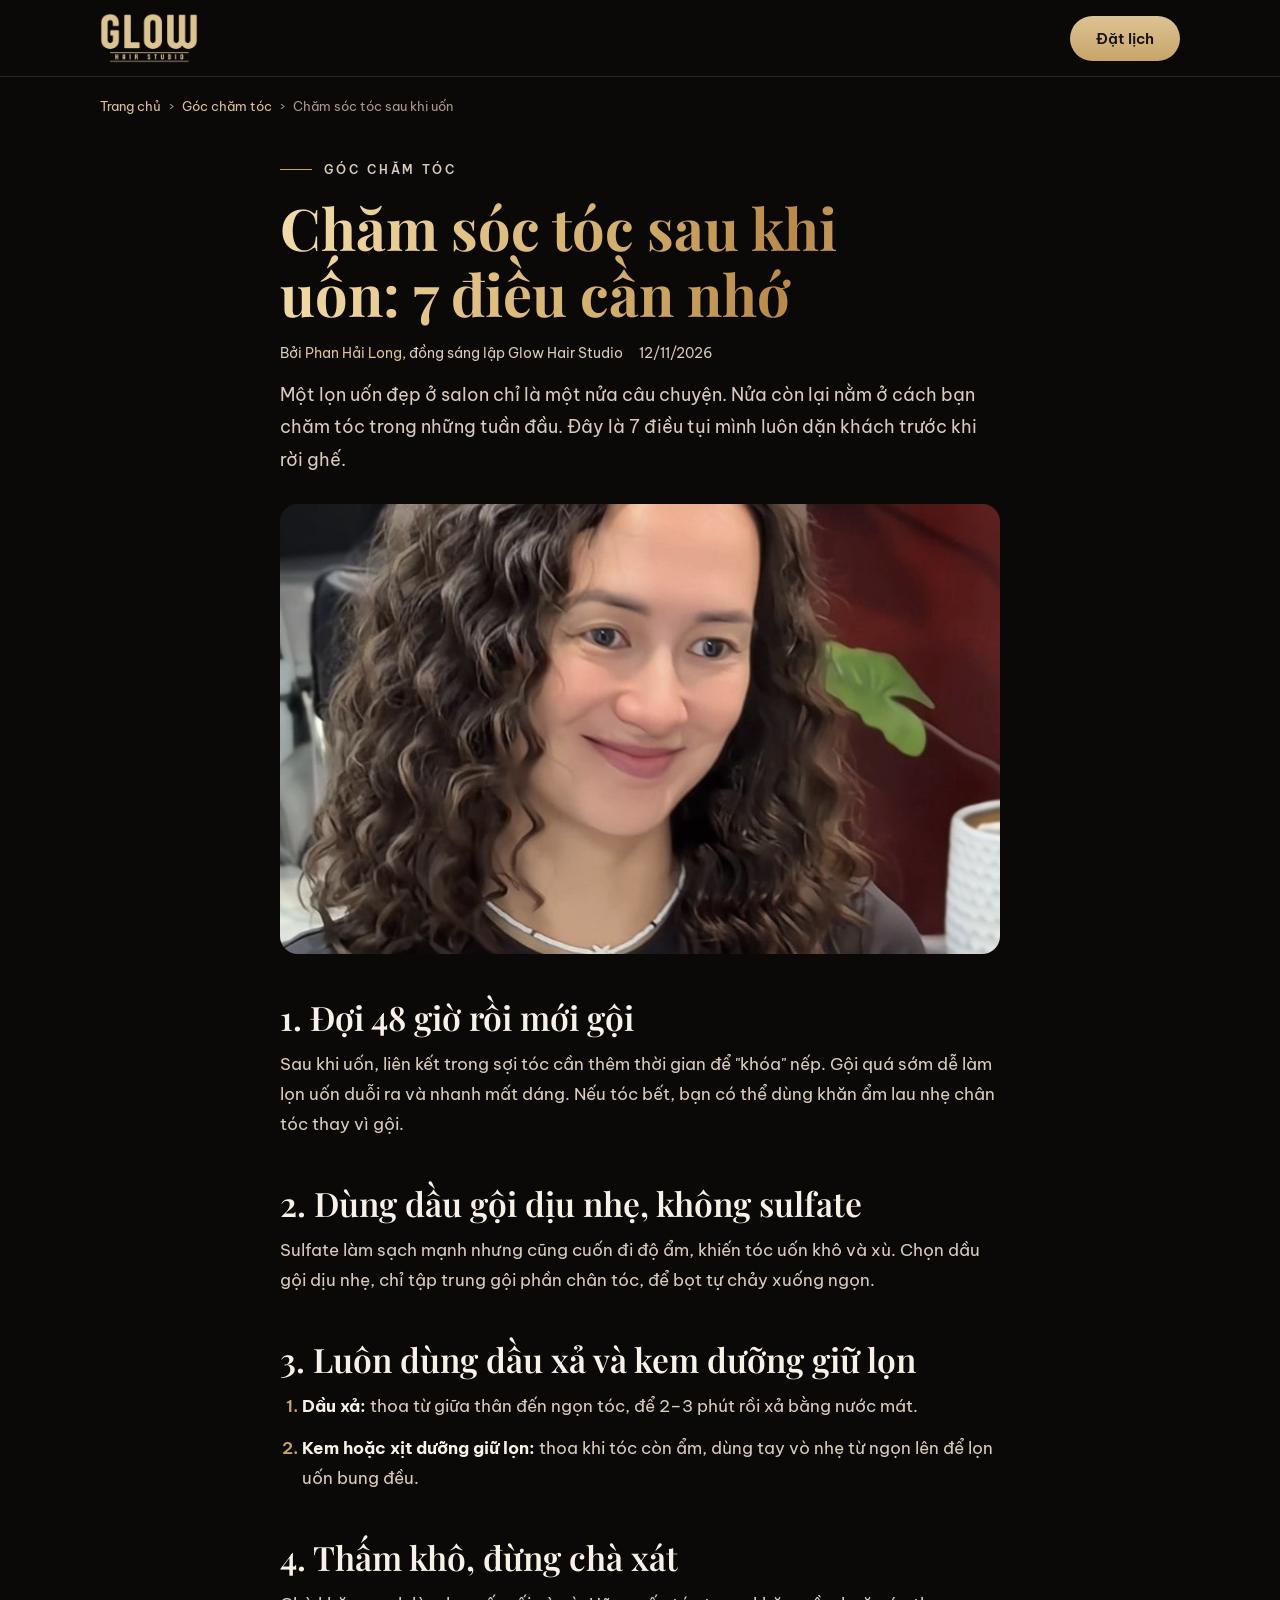
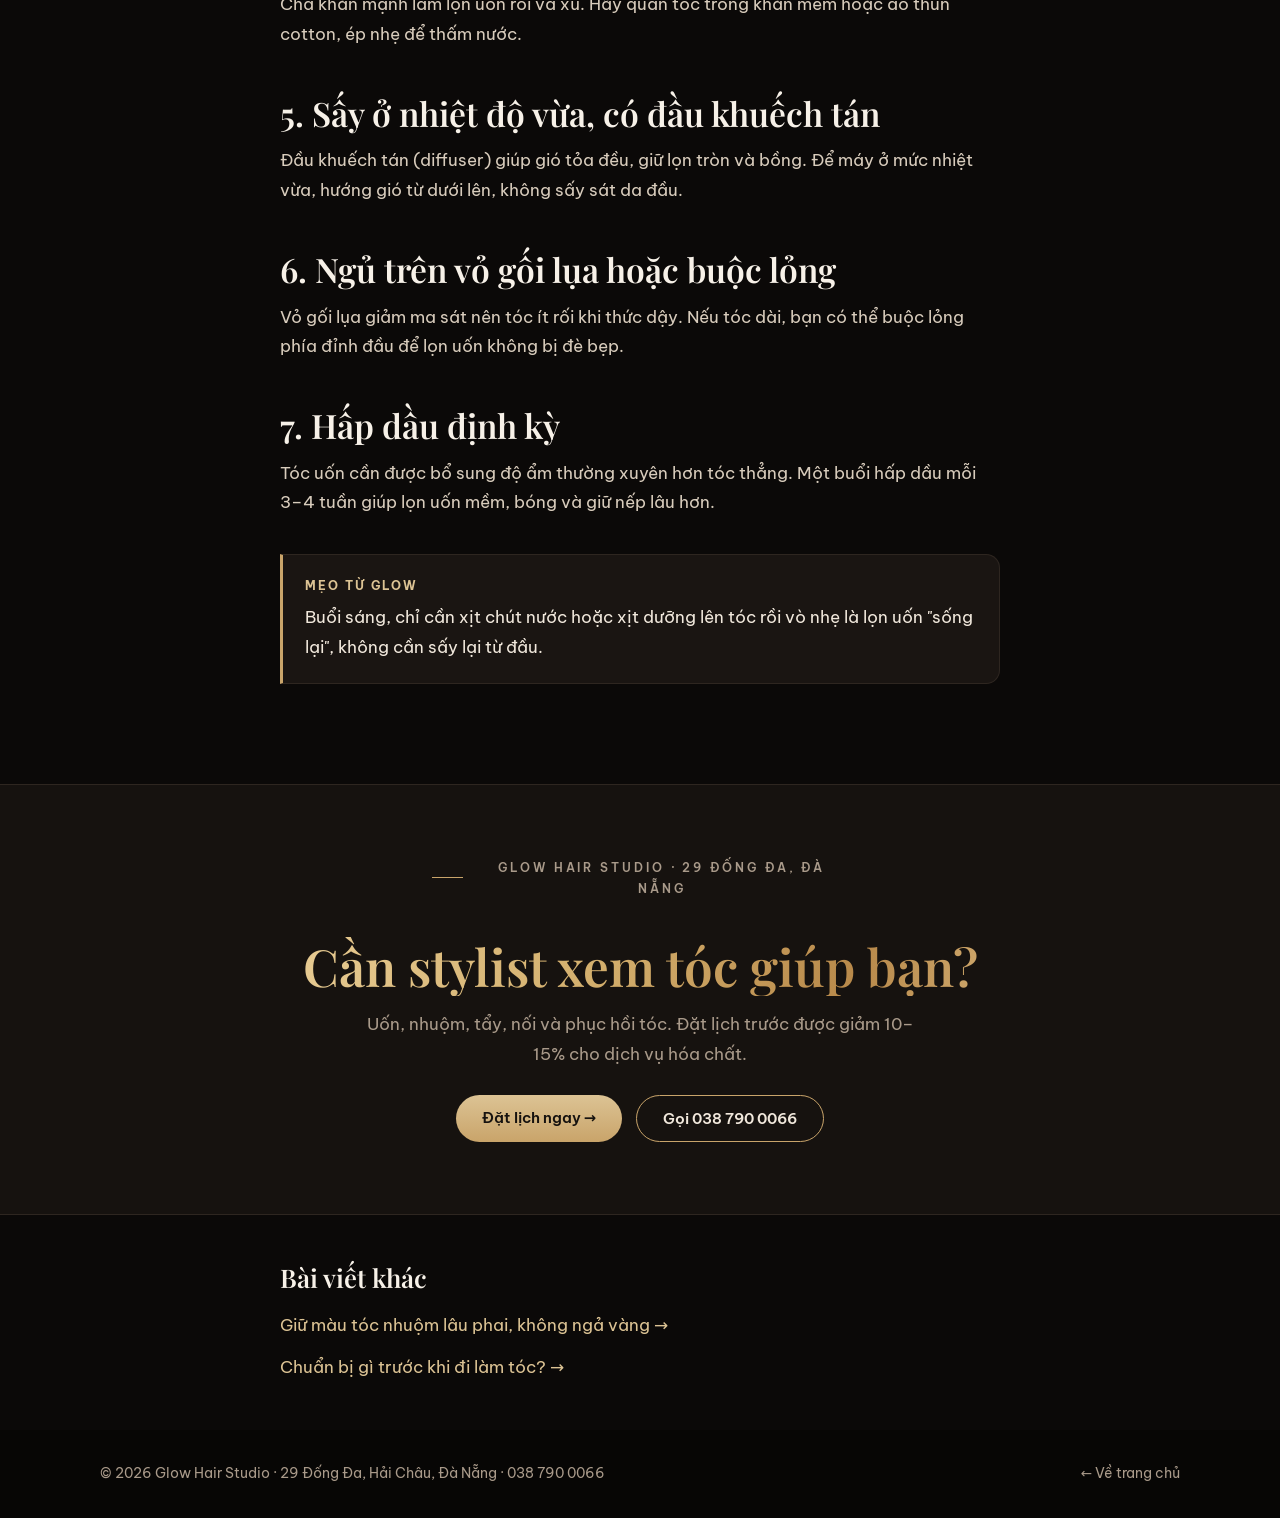
<file: cham-soc-toc-sau-khi-uon.html>
<!DOCTYPE html>
<html lang="vi">
<head>
<meta charset="utf-8">
<script>if(location.hostname.indexOf("glowhairstudio.net")>-1)location.replace("https://www.glowhairsalondanang.com"+location.pathname+location.search+location.hash);</script>
<meta name="viewport" content="width=device-width, initial-scale=1">
<title>Chăm sóc tóc sau khi uốn</title>
<link rel="icon" href="/favicon.ico" sizes="48x48">
<link rel="icon" type="image/png" sizes="96x96" href="/favicon-96.png">
<link rel="icon" type="image/png" sizes="192x192" href="/icon-192.png">
<link rel="apple-touch-icon" href="/apple-touch-icon.png">
<meta name="description" content="Cách chăm sóc tóc sau khi uốn để lọn uốn giữ lâu, mềm và không khô xơ: gội, sấy, ngủ và chọn sản phẩm đúng cách. Hướng dẫn từ Glow Hair Studio Đà Nẵng.">
<link rel="canonical" href="https://www.glowhairsalondanang.com/cham-soc-toc-sau-khi-uon.html">
<meta property="og:type" content="article">
<meta property="og:locale" content="vi_VN">
<meta property="og:title" content="Chăm sóc tóc sau khi uốn: 7 điều cần nhớ">
<meta property="og:description" content="Cách chăm sóc tóc sau khi uốn để lọn uốn giữ lâu, mềm và không khô xơ: gội, sấy, ngủ và chọn sản phẩm đúng cách. Hướng dẫn từ Glow Hair Studio Đà Nẵng.">
<meta property="og:image" content="https://www.glowhairsalondanang.com/images/toc-uon-sinh-hoc-da-nang-glow-hair-studio.jpg">
<meta name="robots" content="index, follow">
<link rel="preconnect" href="https://fonts.googleapis.com">
<link rel="preconnect" href="https://fonts.gstatic.com" crossorigin>
<link href="https://fonts.googleapis.com/css2?family=Be+Vietnam+Pro:wght@300;400;500;600&family=Playfair+Display:ital,wght@0,500;0,600;0,700;1,500;1,600&display=swap" rel="stylesheet">
<link rel="stylesheet" href="css/founder.css">
<script type="application/ld+json">
{
  "@context": "https://schema.org",
  "@type": "BlogPosting",
  "headline": "Chăm sóc tóc sau khi uốn: 7 điều cần nhớ",
  "description": "Cách chăm sóc tóc sau khi uốn để lọn uốn giữ lâu, mềm và không khô xơ: gội, sấy, ngủ và chọn sản phẩm đúng cách. Hướng dẫn từ Glow Hair Studio Đà Nẵng.",
  "image": "https://www.glowhairsalondanang.com/images/toc-uon-sinh-hoc-da-nang-glow-hair-studio.jpg",
  "datePublished": "2026-11-12",
  "dateModified": "2026-11-12",
  "inLanguage": "vi",
  "mainEntityOfPage": "https://www.glowhairsalondanang.com/cham-soc-toc-sau-khi-uon.html",
  "author": {"@type": "Person", "@id": "https://www.glowhairsalondanang.com/#phan-hai-long", "name": "Phan Hải Long", "url": "https://www.glowhairsalondanang.com/phan-hai-long.html"},
  "publisher": {"@id": "https://www.glowhairsalondanang.com/#salon", "@type": "HairSalon", "name": "Glow Hair Studio", "logo": {"@type": "ImageObject", "url": "https://www.glowhairsalondanang.com/images/logo-glow-hair-studio.png"}}
}
</script>
<script type="application/ld+json">
{"@context": "https://schema.org", "@type": "BreadcrumbList", "itemListElement": [
  {"@type": "ListItem", "position": 1, "name": "Glow Hair Studio", "item": "https://www.glowhairsalondanang.com/"},
  {"@type": "ListItem", "position": 2, "name": "Góc chăm tóc", "item": "https://www.glowhairsalondanang.com/#goc-cham-toc"},
  {"@type": "ListItem", "position": 3, "name": "Chăm sóc tóc sau khi uốn", "item": "https://www.glowhairsalondanang.com/cham-soc-toc-sau-khi-uon.html"}
]}
</script>
</head>
<body>
<header>
  <div class="wrap nav">
    <a href="index.html" aria-label="Glow Hair Studio – trang chủ"><img src="images/logo-glow-hair-studio.png" alt="Logo Glow Hair Studio" width="936" height="477"></a>
    <a class="btn" href="https://glow-hair-studio.onrender.com/dat-lich">Đặt lịch</a>
  </div>
</header>
<main>
  <nav class="wrap crumbs" aria-label="Đường dẫn">
    <ol><li><a href="index.html">Trang chủ</a></li><li><a href="index.html#goc-cham-toc">Góc chăm tóc</a></li><li>Chăm sóc tóc sau khi uốn</li></ol>
  </nav>
  <article class="article">
    <p class="eyebrow">Góc chăm tóc</p>
    <h1>Chăm sóc tóc sau khi uốn: 7 điều cần nhớ</h1>
    <p class="meta"><span>Bởi <a href="phan-hai-long.html">Phan Hải Long</a>, đồng sáng lập Glow Hair Studio</span><time datetime="2026-11-12">12/11/2026</time></p>
    <p class="lead">Một lọn uốn đẹp ở salon chỉ là một nửa câu chuyện. Nửa còn lại nằm ở cách bạn chăm tóc trong những tuần đầu. Đây là 7 điều tụi mình luôn dặn khách trước khi rời ghế.</p>
    <div class="hero-img"><img src="images/toc-uon-sinh-hoc-da-nang-glow-hair-studio.jpg" alt="Tóc uốn sinh học sóng nước, khách thật tại Glow Hair Studio Đà Nẵng" width="900" height="1200"></div>
<h2>1. Đợi 48 giờ rồi mới gội</h2>
<p>Sau khi uốn, liên kết trong sợi tóc cần thêm thời gian để "khóa" nếp. Gội quá sớm dễ làm lọn uốn duỗi ra và nhanh mất dáng. Nếu tóc bết, bạn có thể dùng khăn ẩm lau nhẹ chân tóc thay vì gội.</p>
<h2>2. Dùng dầu gội dịu nhẹ, không sulfate</h2>
<p>Sulfate làm sạch mạnh nhưng cũng cuốn đi độ ẩm, khiến tóc uốn khô và xù. Chọn dầu gội dịu nhẹ, chỉ tập trung gội phần chân tóc, để bọt tự chảy xuống ngọn.</p>
<h2>3. Luôn dùng dầu xả và kem dưỡng giữ lọn</h2>
<ol>
<li><strong>Dầu xả:</strong> thoa từ giữa thân đến ngọn tóc, để 2–3 phút rồi xả bằng nước mát.</li>
<li><strong>Kem hoặc xịt dưỡng giữ lọn:</strong> thoa khi tóc còn ẩm, dùng tay vò nhẹ từ ngọn lên để lọn uốn bung đều.</li>
</ol>
<h2>4. Thấm khô, đừng chà xát</h2>
<p>Chà khăn mạnh làm lọn uốn rối và xù. Hãy quấn tóc trong khăn mềm hoặc áo thun cotton, ép nhẹ để thấm nước.</p>
<h2>5. Sấy ở nhiệt độ vừa, có đầu khuếch tán</h2>
<p>Đầu khuếch tán (diffuser) giúp gió tỏa đều, giữ lọn tròn và bồng. Để máy ở mức nhiệt vừa, hướng gió từ dưới lên, không sấy sát da đầu.</p>
<h2>6. Ngủ trên vỏ gối lụa hoặc buộc lỏng</h2>
<p>Vỏ gối lụa giảm ma sát nên tóc ít rối khi thức dậy. Nếu tóc dài, bạn có thể buộc lỏng phía đỉnh đầu để lọn uốn không bị đè bẹp.</p>
<h2>7. Hấp dầu định kỳ</h2>
<p>Tóc uốn cần được bổ sung độ ẩm thường xuyên hơn tóc thẳng. Một buổi hấp dầu mỗi 3–4 tuần giúp lọn uốn mềm, bóng và giữ nếp lâu hơn.</p>
<div class="tip"><strong>Mẹo từ Glow</strong>Buổi sáng, chỉ cần xịt chút nước hoặc xịt dưỡng lên tóc rồi vò nhẹ là lọn uốn "sống lại", không cần sấy lại từ đầu.</div>
  </article>
  <section class="cta">
    <div class="wrap">
      <p class="eyebrow">Glow Hair Studio · 29 Đống Đa, Đà Nẵng</p>
      <h2>Cần stylist xem tóc giúp bạn?</h2>
      <p>Uốn, nhuộm, tẩy, nối và phục hồi tóc. Đặt lịch trước được giảm 10–15% cho dịch vụ hóa chất.</p>
      <div class="actions">
        <a class="btn" href="https://glow-hair-studio.onrender.com/dat-lich">Đặt lịch ngay →</a>
        <a class="btn ghost" href="tel:0387900066">Gọi 038 790 0066</a>
      </div>
    </div>
  </section>
  <section class="related">
    <div class="wrap" style="max-width:760px">
      <h2>Bài viết khác</h2>
      <ul>
        <li><a href="giu-mau-toc-nhuom-lau-phai.html">Giữ màu tóc nhuộm lâu phai, không ngả vàng →</a></li>
        <li><a href="chuan-bi-truoc-khi-lam-toc.html">Chuẩn bị gì trước khi đi làm tóc? →</a></li>
      </ul>
    </div>
  </section>
</main>
<footer>
  <div class="wrap">
    <span>© 2026 Glow Hair Studio · 29 Đống Đa, Hải Châu, Đà Nẵng · 038 790 0066</span>
    <a href="index.html">← Về trang chủ</a>
  </div>
</footer>
</body>
</html>
</file>
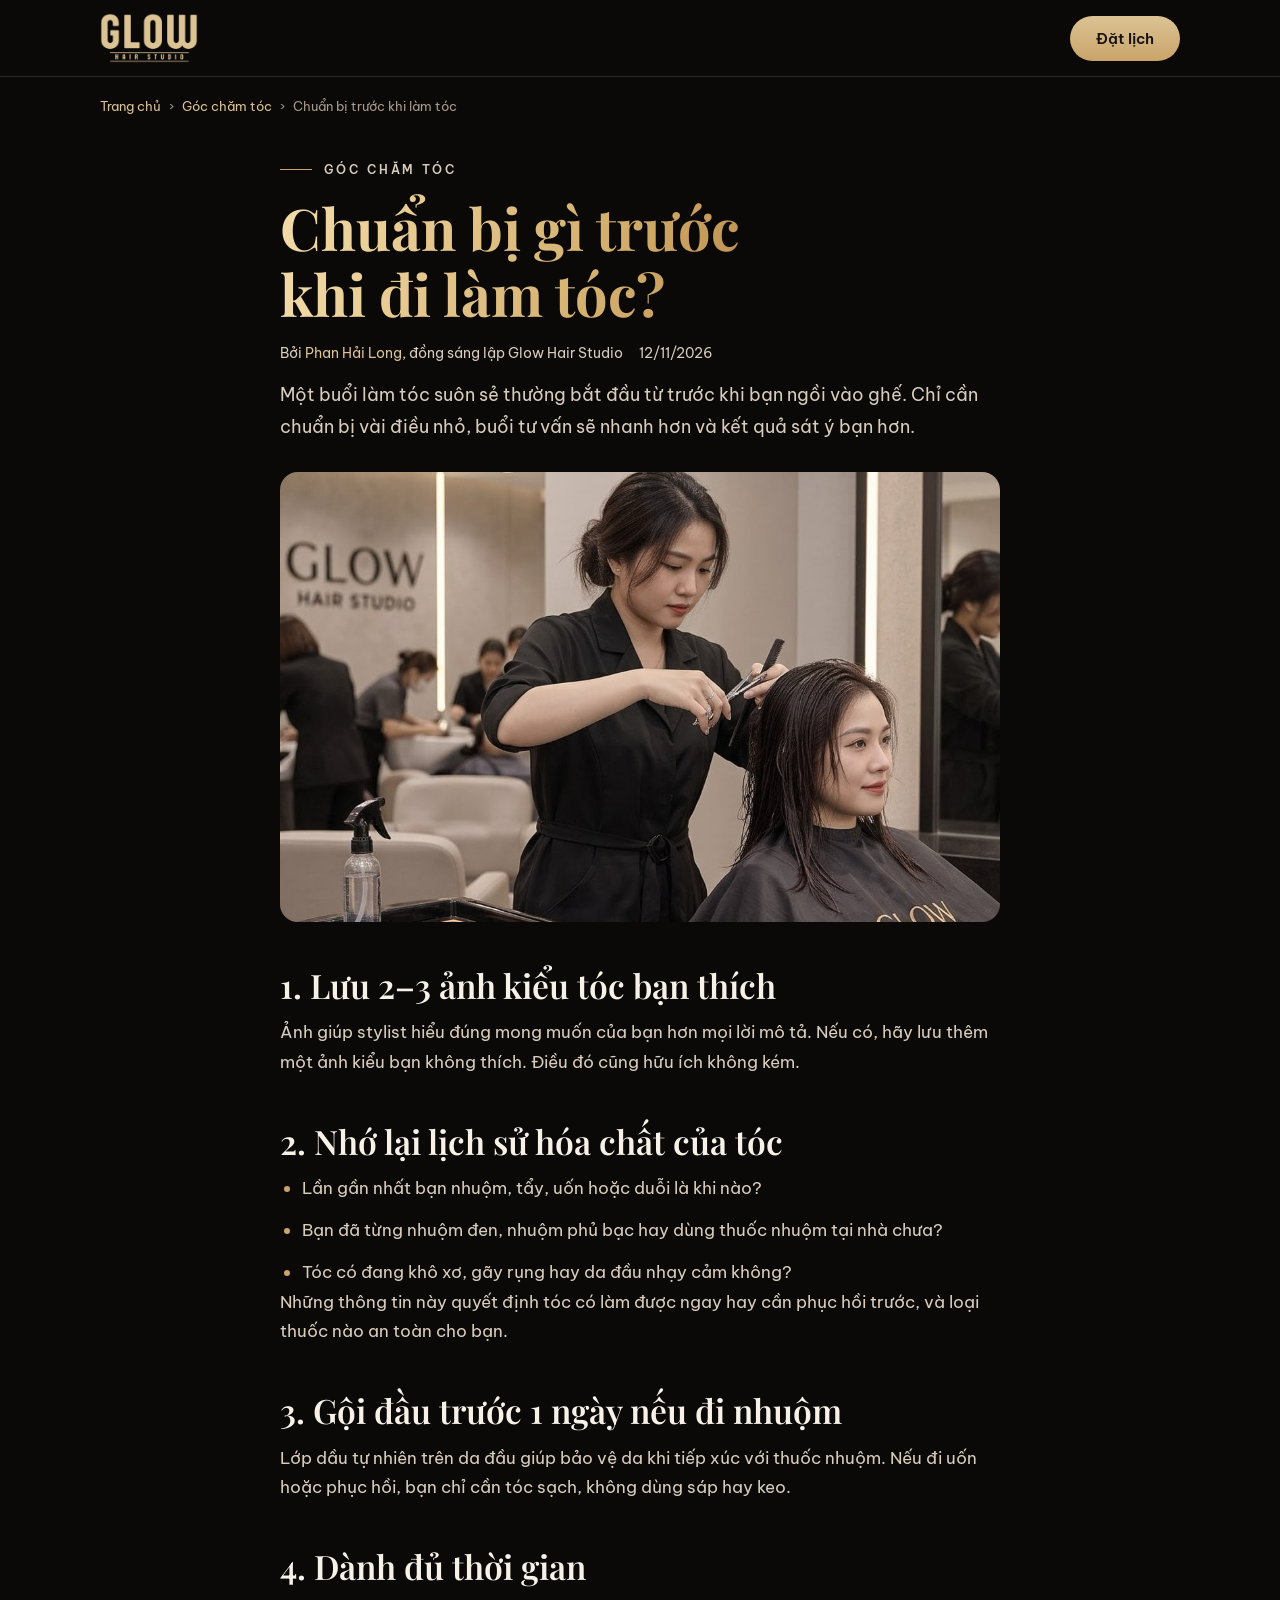
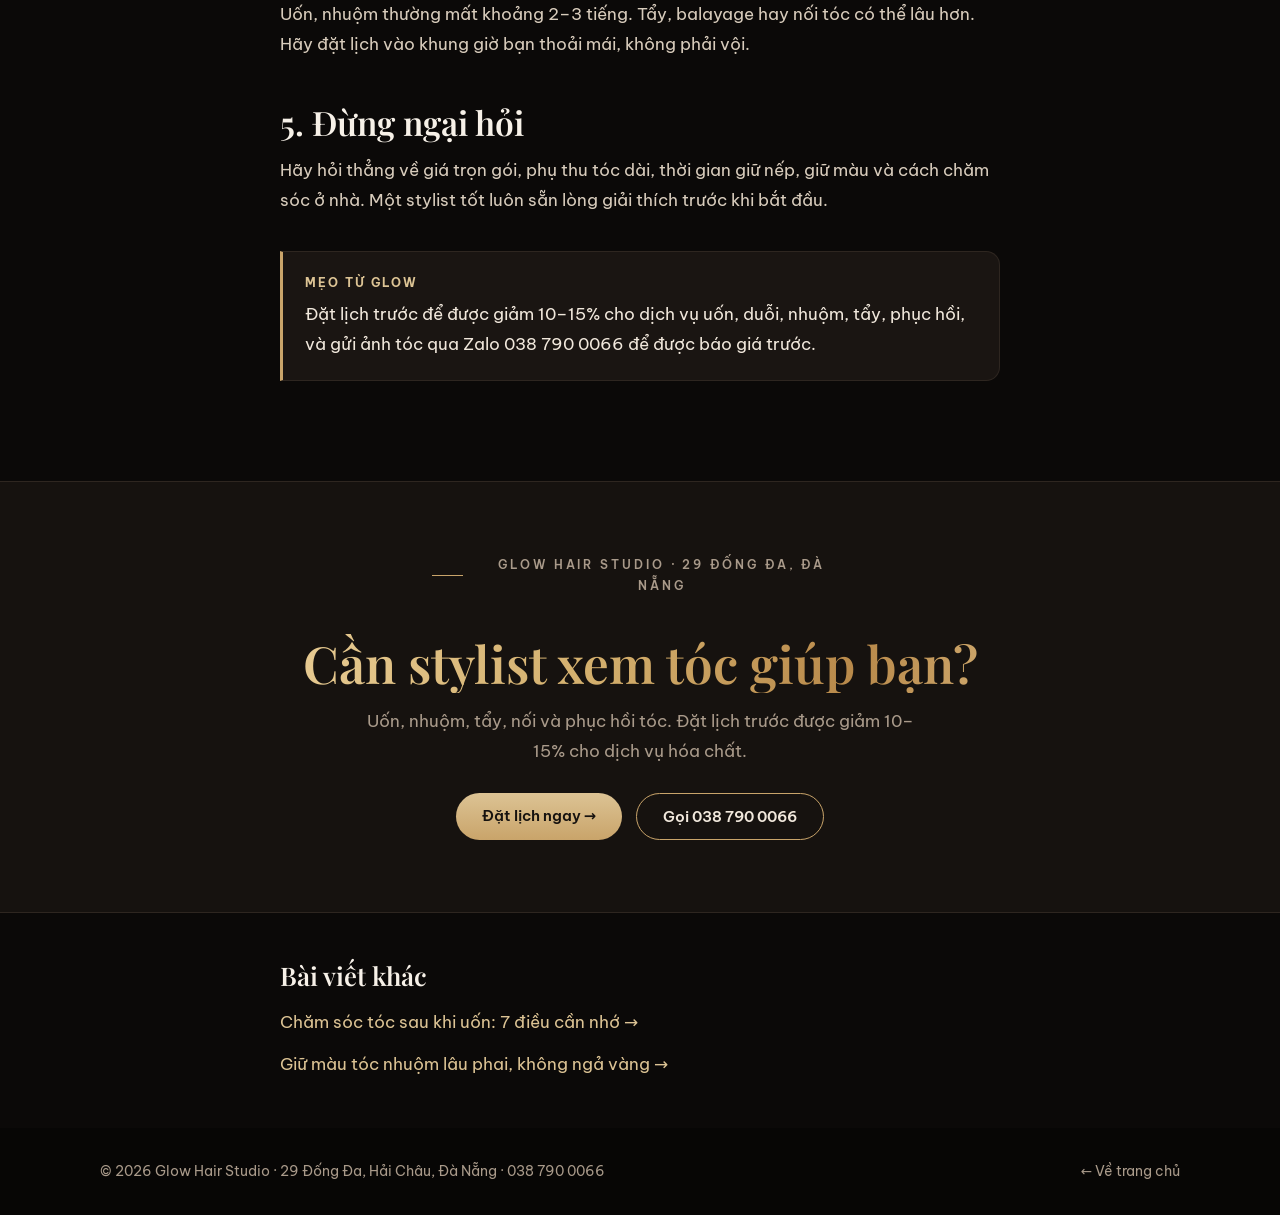
<file: chuan-bi-truoc-khi-lam-toc.html>
<!DOCTYPE html>
<html lang="vi">
<head>
<meta charset="utf-8">
<script>if(location.hostname.indexOf("glowhairstudio.net")>-1)location.replace("https://www.glowhairsalondanang.com"+location.pathname+location.search+location.hash);</script>
<meta name="viewport" content="width=device-width, initial-scale=1">
<title>Chuẩn bị trước khi làm tóc</title>
<link rel="icon" href="/favicon.ico" sizes="48x48">
<link rel="icon" type="image/png" sizes="96x96" href="/favicon-96.png">
<link rel="icon" type="image/png" sizes="192x192" href="/icon-192.png">
<link rel="apple-touch-icon" href="/apple-touch-icon.png">
<meta name="description" content="Những điều nên chuẩn bị trước khi đi làm tóc ở salon: ảnh mẫu, thông tin hóa chất cũ, thời gian và câu hỏi cho stylist. Gợi ý từ Glow Hair Studio Đà Nẵng.">
<link rel="canonical" href="https://www.glowhairsalondanang.com/chuan-bi-truoc-khi-lam-toc.html">
<meta property="og:type" content="article">
<meta property="og:locale" content="vi_VN">
<meta property="og:title" content="Chuẩn bị gì trước khi đi làm tóc?">
<meta property="og:description" content="Những điều nên chuẩn bị trước khi đi làm tóc ở salon: ảnh mẫu, thông tin hóa chất cũ, thời gian và câu hỏi cho stylist. Gợi ý từ Glow Hair Studio Đà Nẵng.">
<meta property="og:image" content="https://www.glowhairsalondanang.com/images/khong-gian-glow-hair-studio-da-nang.jpg">
<meta name="robots" content="index, follow">
<link rel="preconnect" href="https://fonts.googleapis.com">
<link rel="preconnect" href="https://fonts.gstatic.com" crossorigin>
<link href="https://fonts.googleapis.com/css2?family=Be+Vietnam+Pro:wght@300;400;500;600&family=Playfair+Display:ital,wght@0,500;0,600;0,700;1,500;1,600&display=swap" rel="stylesheet">
<link rel="stylesheet" href="css/founder.css">
<script type="application/ld+json">
{
  "@context": "https://schema.org",
  "@type": "BlogPosting",
  "headline": "Chuẩn bị gì trước khi đi làm tóc?",
  "description": "Những điều nên chuẩn bị trước khi đi làm tóc ở salon: ảnh mẫu, thông tin hóa chất cũ, thời gian và câu hỏi cho stylist. Gợi ý từ Glow Hair Studio Đà Nẵng.",
  "image": "https://www.glowhairsalondanang.com/images/khong-gian-glow-hair-studio-da-nang.jpg",
  "datePublished": "2026-11-12",
  "dateModified": "2026-11-12",
  "inLanguage": "vi",
  "mainEntityOfPage": "https://www.glowhairsalondanang.com/chuan-bi-truoc-khi-lam-toc.html",
  "author": {"@type": "Person", "@id": "https://www.glowhairsalondanang.com/#phan-hai-long", "name": "Phan Hải Long", "url": "https://www.glowhairsalondanang.com/phan-hai-long.html"},
  "publisher": {"@id": "https://www.glowhairsalondanang.com/#salon", "@type": "HairSalon", "name": "Glow Hair Studio", "logo": {"@type": "ImageObject", "url": "https://www.glowhairsalondanang.com/images/logo-glow-hair-studio.png"}}
}
</script>
<script type="application/ld+json">
{"@context": "https://schema.org", "@type": "BreadcrumbList", "itemListElement": [
  {"@type": "ListItem", "position": 1, "name": "Glow Hair Studio", "item": "https://www.glowhairsalondanang.com/"},
  {"@type": "ListItem", "position": 2, "name": "Góc chăm tóc", "item": "https://www.glowhairsalondanang.com/#goc-cham-toc"},
  {"@type": "ListItem", "position": 3, "name": "Chuẩn bị trước khi làm tóc", "item": "https://www.glowhairsalondanang.com/chuan-bi-truoc-khi-lam-toc.html"}
]}
</script>
</head>
<body>
<header>
  <div class="wrap nav">
    <a href="index.html" aria-label="Glow Hair Studio – trang chủ"><img src="images/logo-glow-hair-studio.png" alt="Logo Glow Hair Studio" width="936" height="477"></a>
    <a class="btn" href="https://glow-hair-studio.onrender.com/dat-lich">Đặt lịch</a>
  </div>
</header>
<main>
  <nav class="wrap crumbs" aria-label="Đường dẫn">
    <ol><li><a href="index.html">Trang chủ</a></li><li><a href="index.html#goc-cham-toc">Góc chăm tóc</a></li><li>Chuẩn bị trước khi làm tóc</li></ol>
  </nav>
  <article class="article">
    <p class="eyebrow">Góc chăm tóc</p>
    <h1>Chuẩn bị gì trước khi đi làm tóc?</h1>
    <p class="meta"><span>Bởi <a href="phan-hai-long.html">Phan Hải Long</a>, đồng sáng lập Glow Hair Studio</span><time datetime="2026-11-12">12/11/2026</time></p>
    <p class="lead">Một buổi làm tóc suôn sẻ thường bắt đầu từ trước khi bạn ngồi vào ghế. Chỉ cần chuẩn bị vài điều nhỏ, buổi tư vấn sẽ nhanh hơn và kết quả sát ý bạn hơn.</p>
    <div class="hero-img"><img src="images/khong-gian-glow-hair-studio-da-nang.jpg" alt="Không gian salon Glow Hair Studio, 29 Đống Đa, Đà Nẵng" width="1066" height="852"></div>
<h2>1. Lưu 2–3 ảnh kiểu tóc bạn thích</h2>
<p>Ảnh giúp stylist hiểu đúng mong muốn của bạn hơn mọi lời mô tả. Nếu có, hãy lưu thêm một ảnh kiểu bạn không thích. Điều đó cũng hữu ích không kém.</p>
<h2>2. Nhớ lại lịch sử hóa chất của tóc</h2>
<ul>
<li>Lần gần nhất bạn nhuộm, tẩy, uốn hoặc duỗi là khi nào?</li>
<li>Bạn đã từng nhuộm đen, nhuộm phủ bạc hay dùng thuốc nhuộm tại nhà chưa?</li>
<li>Tóc có đang khô xơ, gãy rụng hay da đầu nhạy cảm không?</li>
</ul>
<p>Những thông tin này quyết định tóc có làm được ngay hay cần phục hồi trước, và loại thuốc nào an toàn cho bạn.</p>
<h2>3. Gội đầu trước 1 ngày nếu đi nhuộm</h2>
<p>Lớp dầu tự nhiên trên da đầu giúp bảo vệ da khi tiếp xúc với thuốc nhuộm. Nếu đi uốn hoặc phục hồi, bạn chỉ cần tóc sạch, không dùng sáp hay keo.</p>
<h2>4. Dành đủ thời gian</h2>
<p>Uốn, nhuộm thường mất khoảng 2–3 tiếng. Tẩy, balayage hay nối tóc có thể lâu hơn. Hãy đặt lịch vào khung giờ bạn thoải mái, không phải vội.</p>
<h2>5. Đừng ngại hỏi</h2>
<p>Hãy hỏi thẳng về giá trọn gói, phụ thu tóc dài, thời gian giữ nếp, giữ màu và cách chăm sóc ở nhà. Một stylist tốt luôn sẵn lòng giải thích trước khi bắt đầu.</p>
<div class="tip"><strong>Mẹo từ Glow</strong>Đặt lịch trước để được giảm 10–15% cho dịch vụ uốn, duỗi, nhuộm, tẩy, phục hồi, và gửi ảnh tóc qua Zalo 038 790 0066 để được báo giá trước.</div>
  </article>
  <section class="cta">
    <div class="wrap">
      <p class="eyebrow">Glow Hair Studio · 29 Đống Đa, Đà Nẵng</p>
      <h2>Cần stylist xem tóc giúp bạn?</h2>
      <p>Uốn, nhuộm, tẩy, nối và phục hồi tóc. Đặt lịch trước được giảm 10–15% cho dịch vụ hóa chất.</p>
      <div class="actions">
        <a class="btn" href="https://glow-hair-studio.onrender.com/dat-lich">Đặt lịch ngay →</a>
        <a class="btn ghost" href="tel:0387900066">Gọi 038 790 0066</a>
      </div>
    </div>
  </section>
  <section class="related">
    <div class="wrap" style="max-width:760px">
      <h2>Bài viết khác</h2>
      <ul>
        <li><a href="cham-soc-toc-sau-khi-uon.html">Chăm sóc tóc sau khi uốn: 7 điều cần nhớ →</a></li>
        <li><a href="giu-mau-toc-nhuom-lau-phai.html">Giữ màu tóc nhuộm lâu phai, không ngả vàng →</a></li>
      </ul>
    </div>
  </section>
</main>
<footer>
  <div class="wrap">
    <span>© 2026 Glow Hair Studio · 29 Đống Đa, Hải Châu, Đà Nẵng · 038 790 0066</span>
    <a href="index.html">← Về trang chủ</a>
  </div>
</footer>
</body>
</html>
</file>
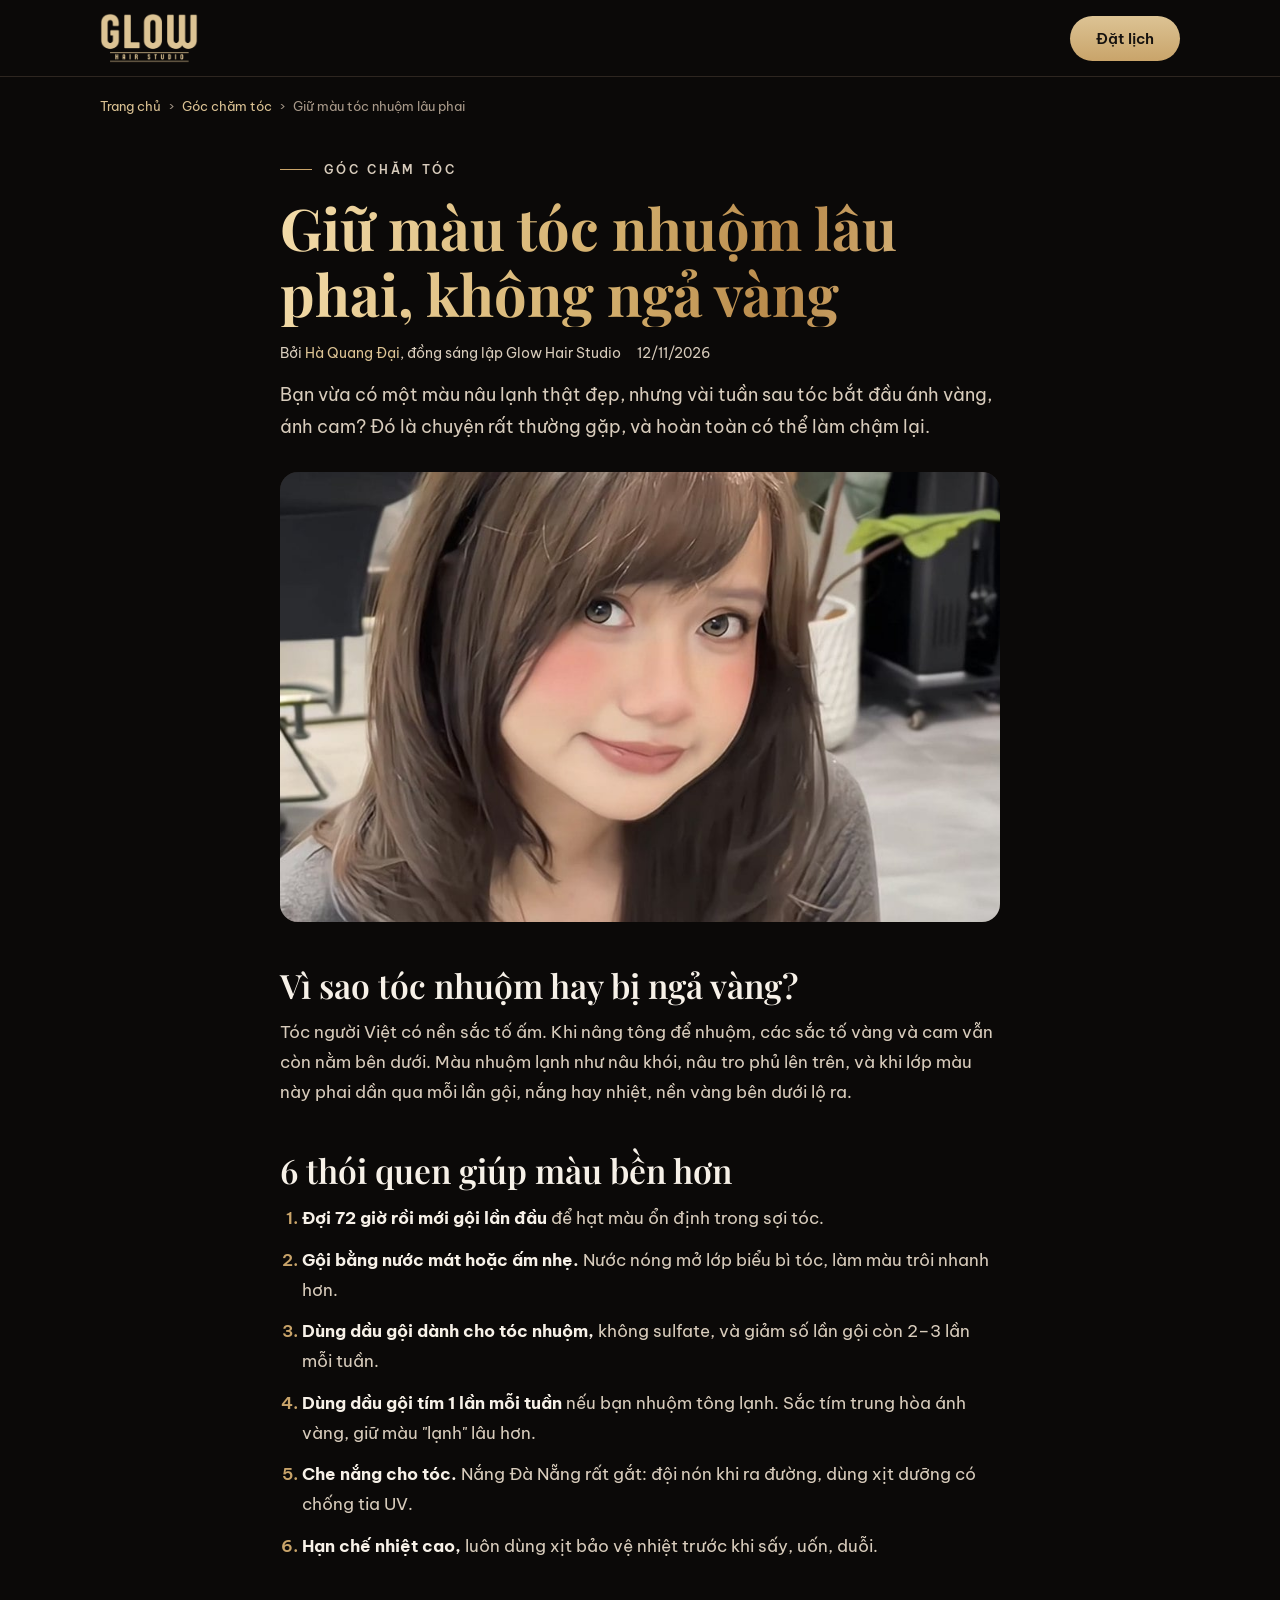
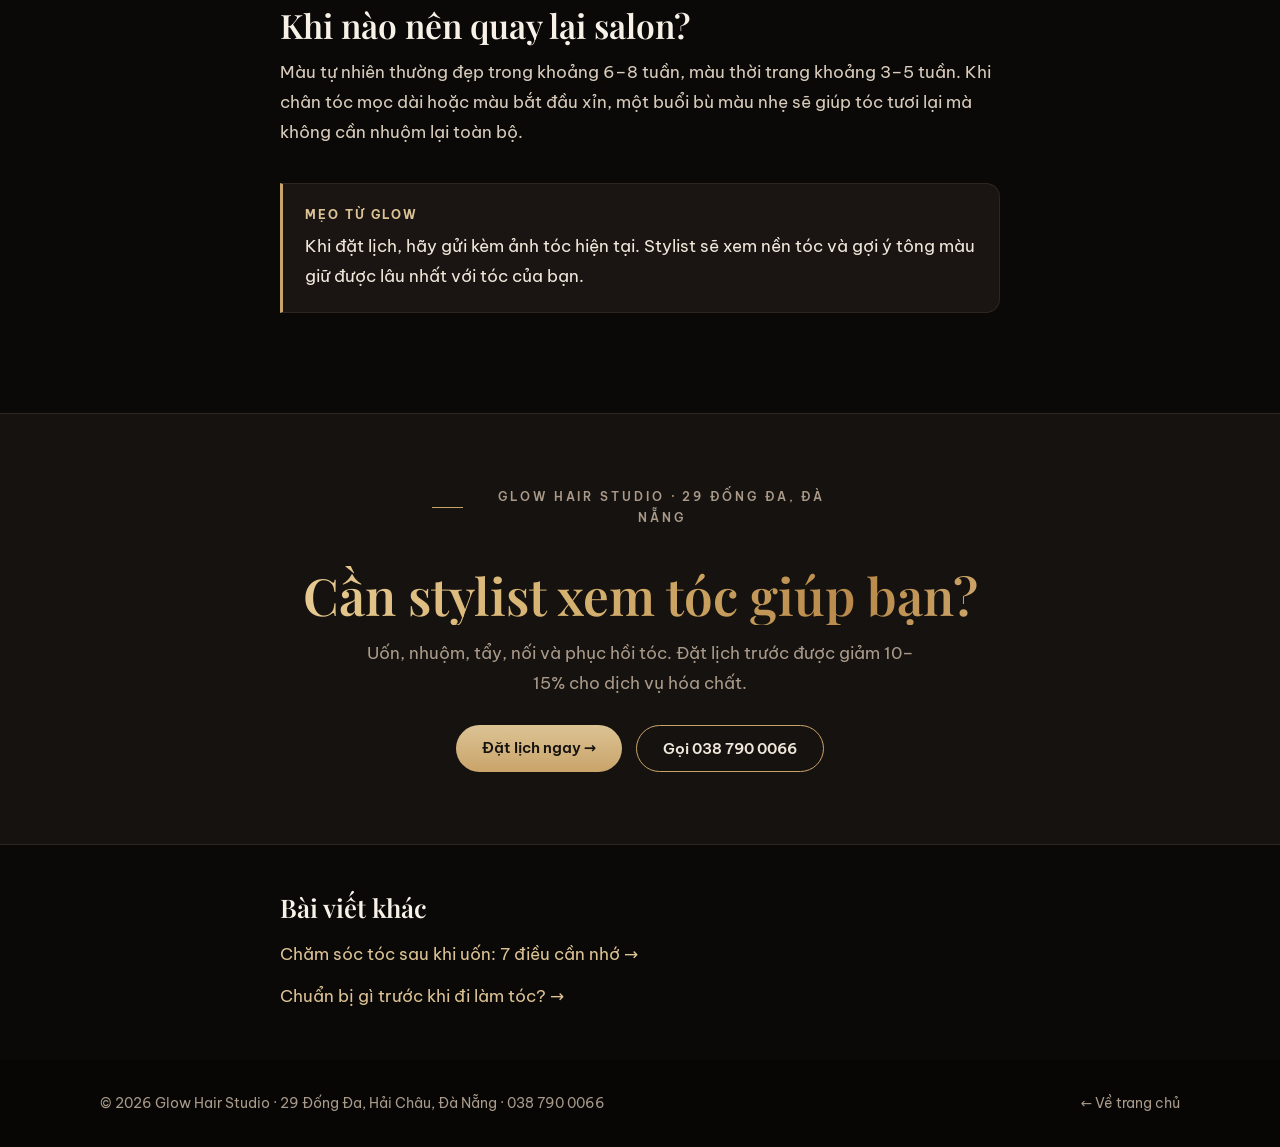
<file: giu-mau-toc-nhuom-lau-phai.html>
<!DOCTYPE html>
<html lang="vi">
<head>
<meta charset="utf-8">
<script>if(location.hostname.indexOf("glowhairstudio.net")>-1)location.replace("https://www.glowhairsalondanang.com"+location.pathname+location.search+location.hash);</script>
<meta name="viewport" content="width=device-width, initial-scale=1">
<title>Giữ màu tóc nhuộm lâu phai</title>
<link rel="icon" href="/favicon.ico" sizes="48x48">
<link rel="icon" type="image/png" sizes="96x96" href="/favicon-96.png">
<link rel="icon" type="image/png" sizes="192x192" href="/icon-192.png">
<link rel="apple-touch-icon" href="/apple-touch-icon.png">
<meta name="description" content="Vì sao tóc nhuộm nâu lạnh hay bị ngả vàng và 6 thói quen giúp màu tóc nhuộm bền đẹp thêm nhiều tuần. Kinh nghiệm từ Glow Hair Studio Đà Nẵng.">
<link rel="canonical" href="https://www.glowhairsalondanang.com/giu-mau-toc-nhuom-lau-phai.html">
<meta property="og:type" content="article">
<meta property="og:locale" content="vi_VN">
<meta property="og:title" content="Giữ màu tóc nhuộm lâu phai, không ngả vàng">
<meta property="og:description" content="Vì sao tóc nhuộm nâu lạnh hay bị ngả vàng và 6 thói quen giúp màu tóc nhuộm bền đẹp thêm nhiều tuần. Kinh nghiệm từ Glow Hair Studio Đà Nẵng.">
<meta property="og:image" content="https://www.glowhairsalondanang.com/images/toc-nhuom-nau-lanh-da-nang-glow-hair-studio.jpg">
<meta name="robots" content="index, follow">
<link rel="preconnect" href="https://fonts.googleapis.com">
<link rel="preconnect" href="https://fonts.gstatic.com" crossorigin>
<link href="https://fonts.googleapis.com/css2?family=Be+Vietnam+Pro:wght@300;400;500;600&family=Playfair+Display:ital,wght@0,500;0,600;0,700;1,500;1,600&display=swap" rel="stylesheet">
<link rel="stylesheet" href="css/founder.css">
<script type="application/ld+json">
{
  "@context": "https://schema.org",
  "@type": "BlogPosting",
  "headline": "Giữ màu tóc nhuộm lâu phai, không ngả vàng",
  "description": "Vì sao tóc nhuộm nâu lạnh hay bị ngả vàng và 6 thói quen giúp màu tóc nhuộm bền đẹp thêm nhiều tuần. Kinh nghiệm từ Glow Hair Studio Đà Nẵng.",
  "image": "https://www.glowhairsalondanang.com/images/toc-nhuom-nau-lanh-da-nang-glow-hair-studio.jpg",
  "datePublished": "2026-11-12",
  "dateModified": "2026-11-12",
  "inLanguage": "vi",
  "mainEntityOfPage": "https://www.glowhairsalondanang.com/giu-mau-toc-nhuom-lau-phai.html",
  "author": {"@type": "Person", "@id": "https://www.glowhairsalondanang.com/#ha-quang-dai", "name": "Hà Quang Đại", "url": "https://www.glowhairsalondanang.com/ha-quang-dai.html"},
  "publisher": {"@id": "https://www.glowhairsalondanang.com/#salon", "@type": "HairSalon", "name": "Glow Hair Studio", "logo": {"@type": "ImageObject", "url": "https://www.glowhairsalondanang.com/images/logo-glow-hair-studio.png"}}
}
</script>
<script type="application/ld+json">
{"@context": "https://schema.org", "@type": "BreadcrumbList", "itemListElement": [
  {"@type": "ListItem", "position": 1, "name": "Glow Hair Studio", "item": "https://www.glowhairsalondanang.com/"},
  {"@type": "ListItem", "position": 2, "name": "Góc chăm tóc", "item": "https://www.glowhairsalondanang.com/#goc-cham-toc"},
  {"@type": "ListItem", "position": 3, "name": "Giữ màu tóc nhuộm lâu phai", "item": "https://www.glowhairsalondanang.com/giu-mau-toc-nhuom-lau-phai.html"}
]}
</script>
</head>
<body>
<header>
  <div class="wrap nav">
    <a href="index.html" aria-label="Glow Hair Studio – trang chủ"><img src="images/logo-glow-hair-studio.png" alt="Logo Glow Hair Studio" width="936" height="477"></a>
    <a class="btn" href="https://glow-hair-studio.onrender.com/dat-lich">Đặt lịch</a>
  </div>
</header>
<main>
  <nav class="wrap crumbs" aria-label="Đường dẫn">
    <ol><li><a href="index.html">Trang chủ</a></li><li><a href="index.html#goc-cham-toc">Góc chăm tóc</a></li><li>Giữ màu tóc nhuộm lâu phai</li></ol>
  </nav>
  <article class="article">
    <p class="eyebrow">Góc chăm tóc</p>
    <h1>Giữ màu tóc nhuộm lâu phai, không ngả vàng</h1>
    <p class="meta"><span>Bởi <a href="ha-quang-dai.html">Hà Quang Đại</a>, đồng sáng lập Glow Hair Studio</span><time datetime="2026-11-12">12/11/2026</time></p>
    <p class="lead">Bạn vừa có một màu nâu lạnh thật đẹp, nhưng vài tuần sau tóc bắt đầu ánh vàng, ánh cam? Đó là chuyện rất thường gặp, và hoàn toàn có thể làm chậm lại.</p>
    <div class="hero-img"><img src="images/toc-nhuom-nau-lanh-da-nang-glow-hair-studio.jpg" alt="Tóc nhuộm nâu lạnh layer, khách thật tại Glow Hair Studio Đà Nẵng" width="900" height="1200"></div>
<h2>Vì sao tóc nhuộm hay bị ngả vàng?</h2>
<p>Tóc người Việt có nền sắc tố ấm. Khi nâng tông để nhuộm, các sắc tố vàng và cam vẫn còn nằm bên dưới. Màu nhuộm lạnh như nâu khói, nâu tro phủ lên trên, và khi lớp màu này phai dần qua mỗi lần gội, nắng hay nhiệt, nền vàng bên dưới lộ ra.</p>
<h2>6 thói quen giúp màu bền hơn</h2>
<ol>
<li><strong>Đợi 72 giờ rồi mới gội lần đầu</strong> để hạt màu ổn định trong sợi tóc.</li>
<li><strong>Gội bằng nước mát hoặc ấm nhẹ.</strong> Nước nóng mở lớp biểu bì tóc, làm màu trôi nhanh hơn.</li>
<li><strong>Dùng dầu gội dành cho tóc nhuộm,</strong> không sulfate, và giảm số lần gội còn 2–3 lần mỗi tuần.</li>
<li><strong>Dùng dầu gội tím 1 lần mỗi tuần</strong> nếu bạn nhuộm tông lạnh. Sắc tím trung hòa ánh vàng, giữ màu "lạnh" lâu hơn.</li>
<li><strong>Che nắng cho tóc.</strong> Nắng Đà Nẵng rất gắt: đội nón khi ra đường, dùng xịt dưỡng có chống tia UV.</li>
<li><strong>Hạn chế nhiệt cao,</strong> luôn dùng xịt bảo vệ nhiệt trước khi sấy, uốn, duỗi.</li>
</ol>
<h2>Khi nào nên quay lại salon?</h2>
<p>Màu tự nhiên thường đẹp trong khoảng 6–8 tuần, màu thời trang khoảng 3–5 tuần. Khi chân tóc mọc dài hoặc màu bắt đầu xỉn, một buổi bù màu nhẹ sẽ giúp tóc tươi lại mà không cần nhuộm lại toàn bộ.</p>
<div class="tip"><strong>Mẹo từ Glow</strong>Khi đặt lịch, hãy gửi kèm ảnh tóc hiện tại. Stylist sẽ xem nền tóc và gợi ý tông màu giữ được lâu nhất với tóc của bạn.</div>
  </article>
  <section class="cta">
    <div class="wrap">
      <p class="eyebrow">Glow Hair Studio · 29 Đống Đa, Đà Nẵng</p>
      <h2>Cần stylist xem tóc giúp bạn?</h2>
      <p>Uốn, nhuộm, tẩy, nối và phục hồi tóc. Đặt lịch trước được giảm 10–15% cho dịch vụ hóa chất.</p>
      <div class="actions">
        <a class="btn" href="https://glow-hair-studio.onrender.com/dat-lich">Đặt lịch ngay →</a>
        <a class="btn ghost" href="tel:0387900066">Gọi 038 790 0066</a>
      </div>
    </div>
  </section>
  <section class="related">
    <div class="wrap" style="max-width:760px">
      <h2>Bài viết khác</h2>
      <ul>
        <li><a href="cham-soc-toc-sau-khi-uon.html">Chăm sóc tóc sau khi uốn: 7 điều cần nhớ →</a></li>
        <li><a href="chuan-bi-truoc-khi-lam-toc.html">Chuẩn bị gì trước khi đi làm tóc? →</a></li>
      </ul>
    </div>
  </section>
</main>
<footer>
  <div class="wrap">
    <span>© 2026 Glow Hair Studio · 29 Đống Đa, Hải Châu, Đà Nẵng · 038 790 0066</span>
    <a href="index.html">← Về trang chủ</a>
  </div>
</footer>
</body>
</html>
</file>
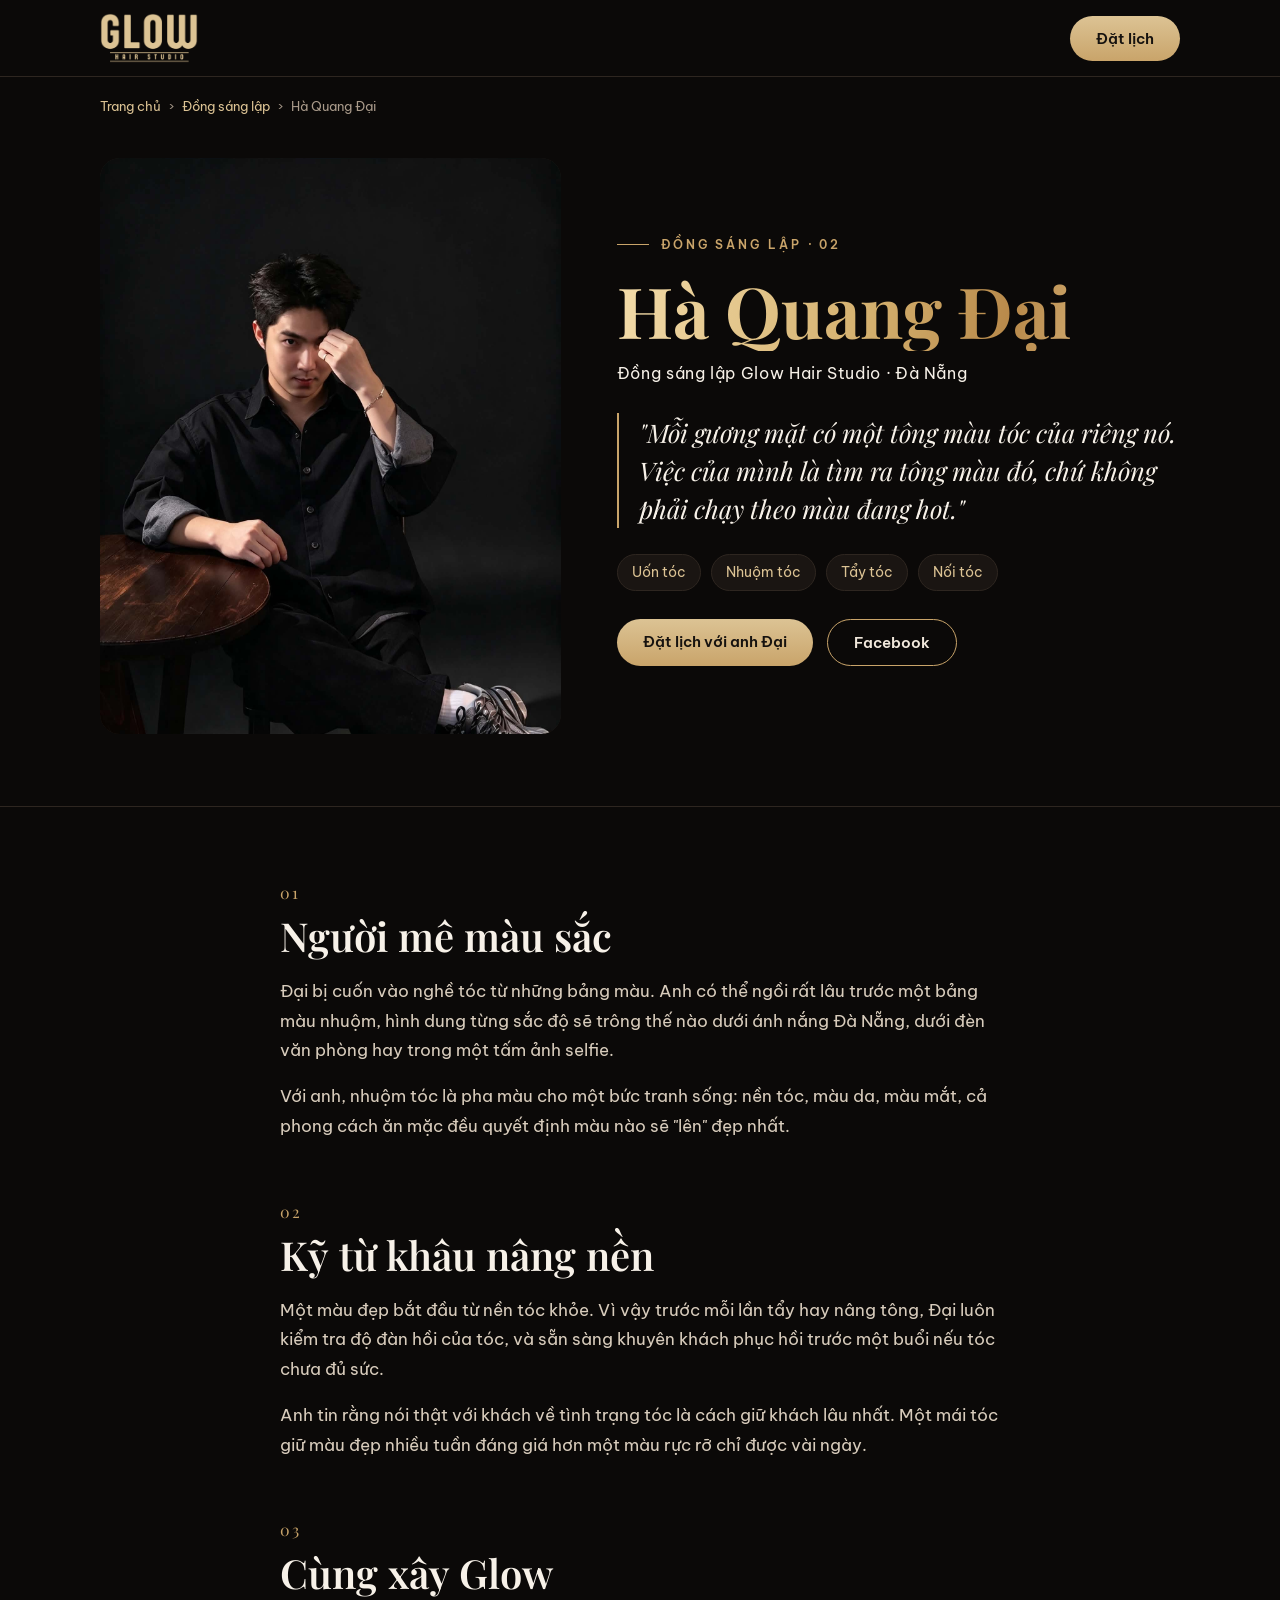
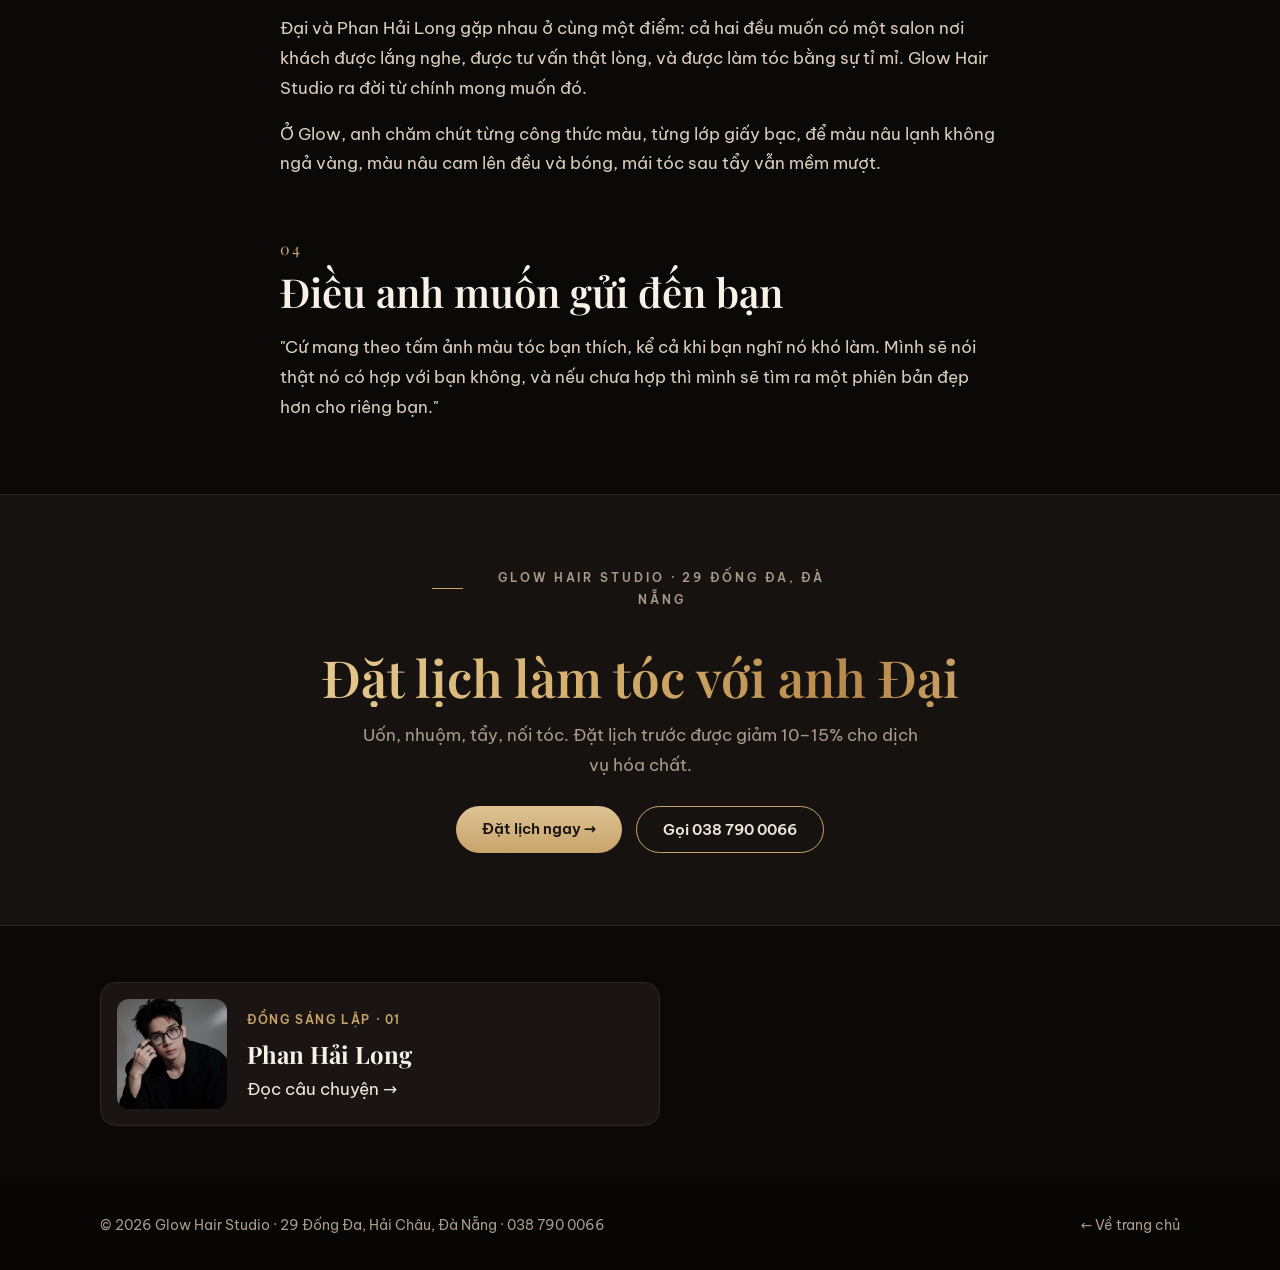
<file: ha-quang-dai.html>
<!DOCTYPE html>
<html lang="vi">
<head>
<meta charset="utf-8">
<script>if(location.hostname.indexOf("glowhairstudio.net")>-1)location.replace("https://www.glowhairsalondanang.com"+location.pathname+location.search+location.hash);</script>
<meta name="viewport" content="width=device-width, initial-scale=1">
<title>Hà Quang Đại</title>
<link rel="icon" href="/favicon.ico" sizes="48x48">
<link rel="icon" type="image/png" sizes="96x96" href="/favicon-96.png">
<link rel="icon" type="image/png" sizes="192x192" href="/icon-192.png">
<link rel="apple-touch-icon" href="/apple-touch-icon.png">
<meta name="description" content="Câu chuyện của Hà Quang Đại, đồng sáng lập Glow Hair Studio Đà Nẵng. Chuyên uốn, nhuộm, tẩy và nối tóc tại 29 Đống Đa, Hải Châu.">
<link rel="canonical" href="https://www.glowhairsalondanang.com/ha-quang-dai.html">
<meta property="og:type" content="profile">
<meta property="og:locale" content="vi_VN">
<meta property="og:title" content="Hà Quang Đại – Đồng sáng lập Glow Hair Studio">
<meta property="og:description" content="Người mê màu sắc, tin rằng mỗi gương mặt có một tông màu tóc của riêng mình.">
<meta property="og:image" content="https://www.glowhairsalondanang.com/images/ha-quang-dai-dong-sang-lap-glow-hair-studio.jpg">
<meta name="robots" content="index, follow">
<link rel="preconnect" href="https://fonts.googleapis.com">
<link rel="preconnect" href="https://fonts.gstatic.com" crossorigin>
<link href="https://fonts.googleapis.com/css2?family=Be+Vietnam+Pro:wght@300;400;500;600&family=Playfair+Display:ital,wght@0,500;0,600;0,700;1,500;1,600&display=swap" rel="stylesheet">
<link rel="stylesheet" href="css/founder.css">
<script type="application/ld+json">
{
  "@context": "https://schema.org",
  "@type": "ProfilePage",
  "url": "https://www.glowhairsalondanang.com/ha-quang-dai.html",
  "mainEntity": {
    "@type": "Person",
    "@id": "https://www.glowhairsalondanang.com/#ha-quang-dai",
    "name": "Hà Quang Đại",
    "jobTitle": "Đồng sáng lập Glow Hair Studio",
    "image": "https://www.glowhairsalondanang.com/images/ha-quang-dai-dong-sang-lap-glow-hair-studio.jpg",
    "knowsAbout": ["Uốn tóc", "Nhuộm tóc", "Tẩy tóc", "Nối tóc"],
    "worksFor": {"@id": "https://www.glowhairsalondanang.com/#salon"},
    "sameAs": ["https://www.facebook.com/quang.ai.791184"]
  },
  "breadcrumb": {
    "@type": "BreadcrumbList",
    "itemListElement": [
      {"@type": "ListItem", "position": 1, "name": "Glow Hair Studio", "item": "https://www.glowhairsalondanang.com/"},
      {"@type": "ListItem", "position": 2, "name": "Hà Quang Đại", "item": "https://www.glowhairsalondanang.com/ha-quang-dai.html"}
    ]
  }
}
</script>
</head>
<body>
<header>
  <div class="wrap nav">
    <a href="index.html" aria-label="Glow Hair Studio – trang chủ"><img src="images/logo-glow-hair-studio.png" alt="Logo Glow Hair Studio" width="936" height="477"></a>
    <a class="btn" href="https://glow-hair-studio.onrender.com/dat-lich">Đặt lịch</a>
  </div>
</header>

<main>
  <nav class="wrap crumbs" aria-label="Đường dẫn">
    <ol><li><a href="index.html">Trang chủ</a></li><li><a href="index.html#stylist">Đồng sáng lập</a></li><li>Hà Quang Đại</li></ol>
  </nav>

  <section class="wrap intro">
    <div class="portrait"><img src="images/ha-quang-dai-dong-sang-lap-glow-hair-studio.jpg" alt="Hà Quang Đại, đồng sáng lập Glow Hair Studio Đà Nẵng" width="1472" height="2047"></div>
    <div>
      <p class="eyebrow">Đồng sáng lập · 02</p>
      <h1>Hà Quang Đại</h1>
      <p class="role">Đồng sáng lập Glow Hair Studio · Đà Nẵng</p>
      <p class="quote">"Mỗi gương mặt có một tông màu tóc của riêng nó. Việc của mình là tìm ra tông màu đó, chứ không phải chạy theo màu đang hot."</p>
      <div class="chips"><span>Uốn tóc</span><span>Nhuộm tóc</span><span>Tẩy tóc</span><span>Nối tóc</span></div>
      <div class="actions">
        <a class="btn" href="https://glow-hair-studio.onrender.com/dat-lich">Đặt lịch với anh Đại</a>
        <a class="btn ghost" href="https://www.facebook.com/quang.ai.791184">Facebook</a>
      </div>
    </div>
  </section>

  <section class="story">
    <div class="wrap">
      <article class="chapter">
        <p class="num">01</p>
        <h2>Người mê màu sắc</h2>
        <p>Đại bị cuốn vào nghề tóc từ những bảng màu. Anh có thể ngồi rất lâu trước một bảng màu nhuộm, hình dung từng sắc độ sẽ trông thế nào dưới ánh nắng Đà Nẵng, dưới đèn văn phòng hay trong một tấm ảnh selfie.</p>
        <p>Với anh, nhuộm tóc là pha màu cho một bức tranh sống: nền tóc, màu da, màu mắt, cả phong cách ăn mặc đều quyết định màu nào sẽ "lên" đẹp nhất.</p>
      </article>

      <article class="chapter">
        <p class="num">02</p>
        <h2>Kỹ từ khâu nâng nền</h2>
        <p>Một màu đẹp bắt đầu từ nền tóc khỏe. Vì vậy trước mỗi lần tẩy hay nâng tông, Đại luôn kiểm tra độ đàn hồi của tóc, và sẵn sàng khuyên khách phục hồi trước một buổi nếu tóc chưa đủ sức.</p>
        <p>Anh tin rằng nói thật với khách về tình trạng tóc là cách giữ khách lâu nhất. Một mái tóc giữ màu đẹp nhiều tuần đáng giá hơn một màu rực rỡ chỉ được vài ngày.</p>
      </article>

      <article class="chapter">
        <p class="num">03</p>
        <h2>Cùng xây Glow</h2>
        <p>Đại và Phan Hải Long gặp nhau ở cùng một điểm: cả hai đều muốn có một salon nơi khách được lắng nghe, được tư vấn thật lòng, và được làm tóc bằng sự tỉ mỉ. Glow Hair Studio ra đời từ chính mong muốn đó.</p>
        <p>Ở Glow, anh chăm chút từng công thức màu, từng lớp giấy bạc, để màu nâu lạnh không ngả vàng, màu nâu cam lên đều và bóng, mái tóc sau tẩy vẫn mềm mượt.</p>
      </article>

      <article class="chapter">
        <p class="num">04</p>
        <h2>Điều anh muốn gửi đến bạn</h2>
        <p>"Cứ mang theo tấm ảnh màu tóc bạn thích, kể cả khi bạn nghĩ nó khó làm. Mình sẽ nói thật nó có hợp với bạn không, và nếu chưa hợp thì mình sẽ tìm ra một phiên bản đẹp hơn cho riêng bạn."</p>
      </article>
    </div>
  </section>

  <section class="cta">
    <div class="wrap">
      <p class="eyebrow">Glow Hair Studio · 29 Đống Đa, Đà Nẵng</p>
      <h2>Đặt lịch làm tóc với anh Đại</h2>
      <p>Uốn, nhuộm, tẩy, nối tóc. Đặt lịch trước được giảm 10–15% cho dịch vụ hóa chất.</p>
      <div class="actions">
        <a class="btn" href="https://glow-hair-studio.onrender.com/dat-lich">Đặt lịch ngay →</a>
        <a class="btn ghost" href="tel:0387900066">Gọi 038 790 0066</a>
      </div>
    </div>
  </section>

  <section class="other">
    <div class="wrap">
      <a class="card" href="phan-hai-long.html">
        <img src="images/phan-hai-long-dong-sang-lap-glow-hair-studio.jpg" alt="Phan Hải Long, đồng sáng lập Glow Hair Studio" width="1438" height="2576" loading="lazy">
        <span><small>Đồng sáng lập · 01</small><strong>Phan Hải Long</strong>Đọc câu chuyện →</span>
      </a>
    </div>
  </section>
</main>

<footer>
  <div class="wrap">
    <span>© 2026 Glow Hair Studio · 29 Đống Đa, Hải Châu, Đà Nẵng · 038 790 0066</span>
    <a href="index.html">← Về trang chủ</a>
  </div>
</footer>
</body>
</html>
</file>
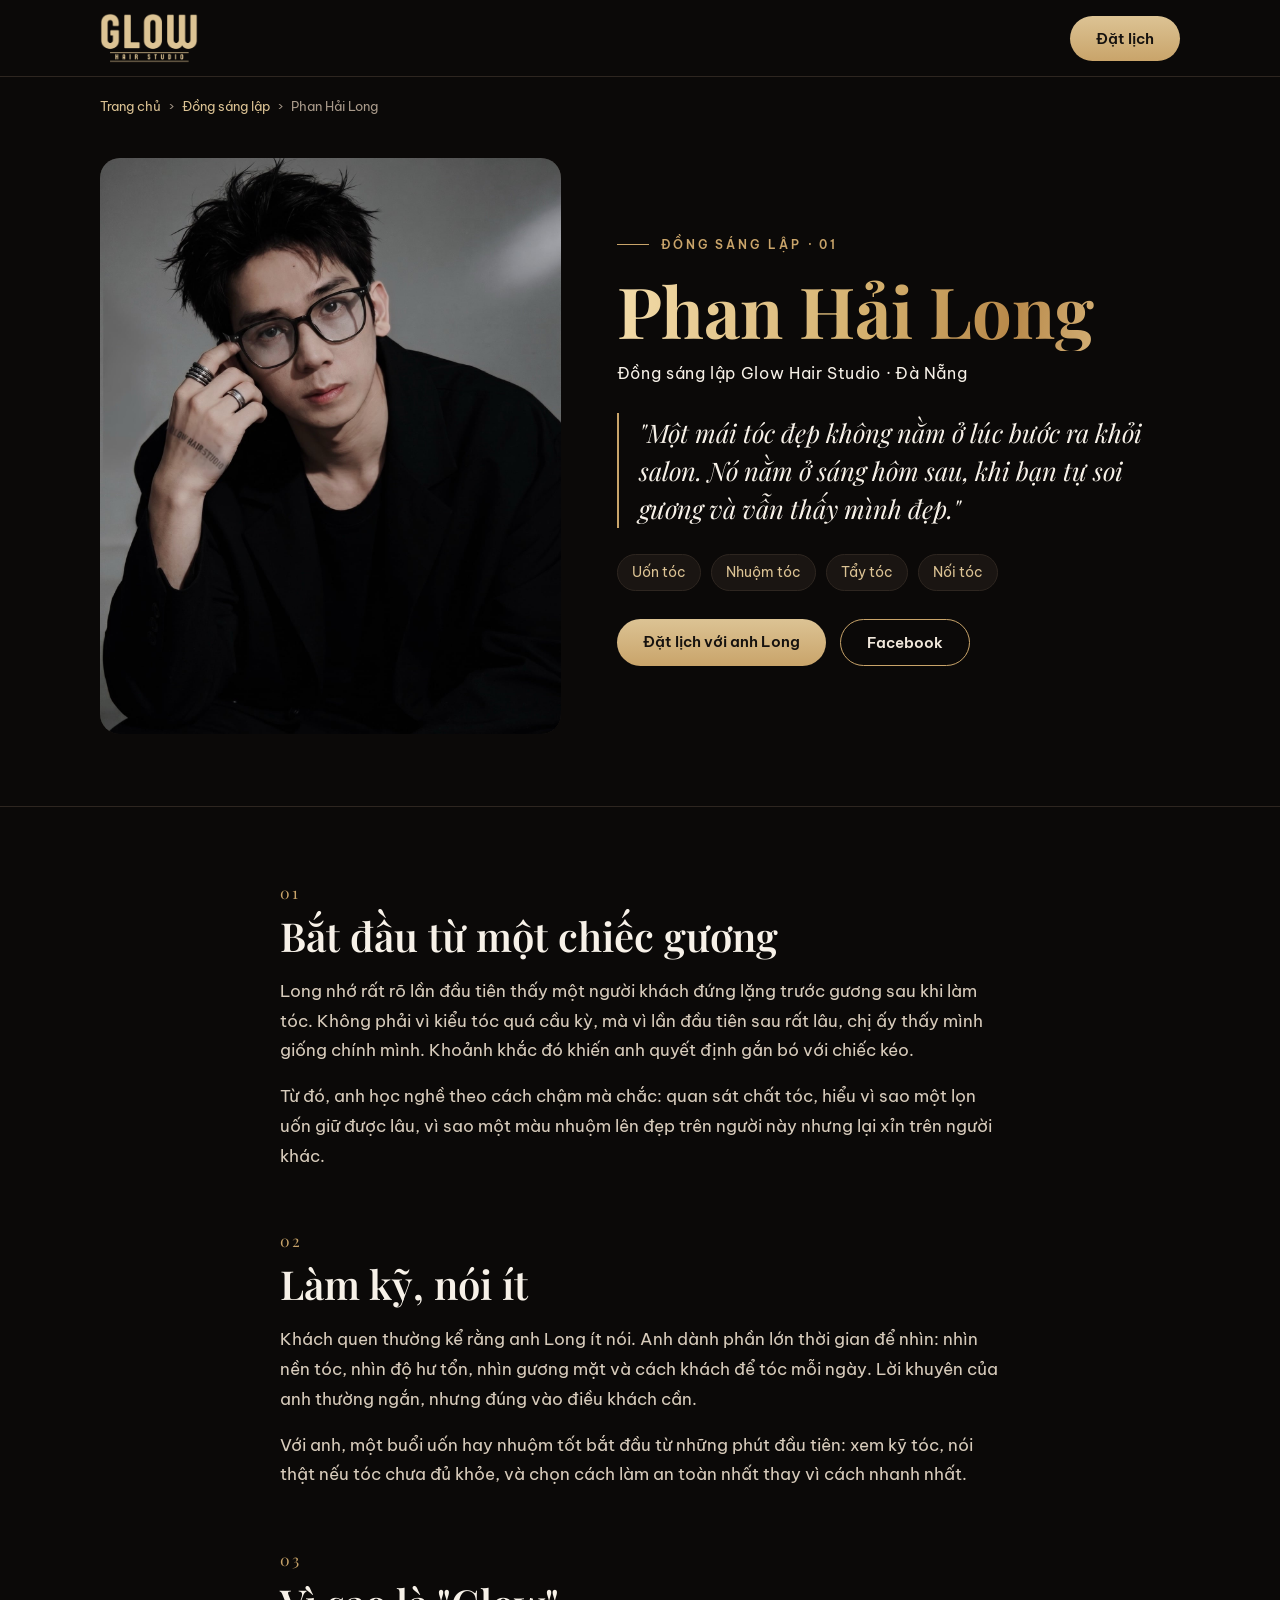
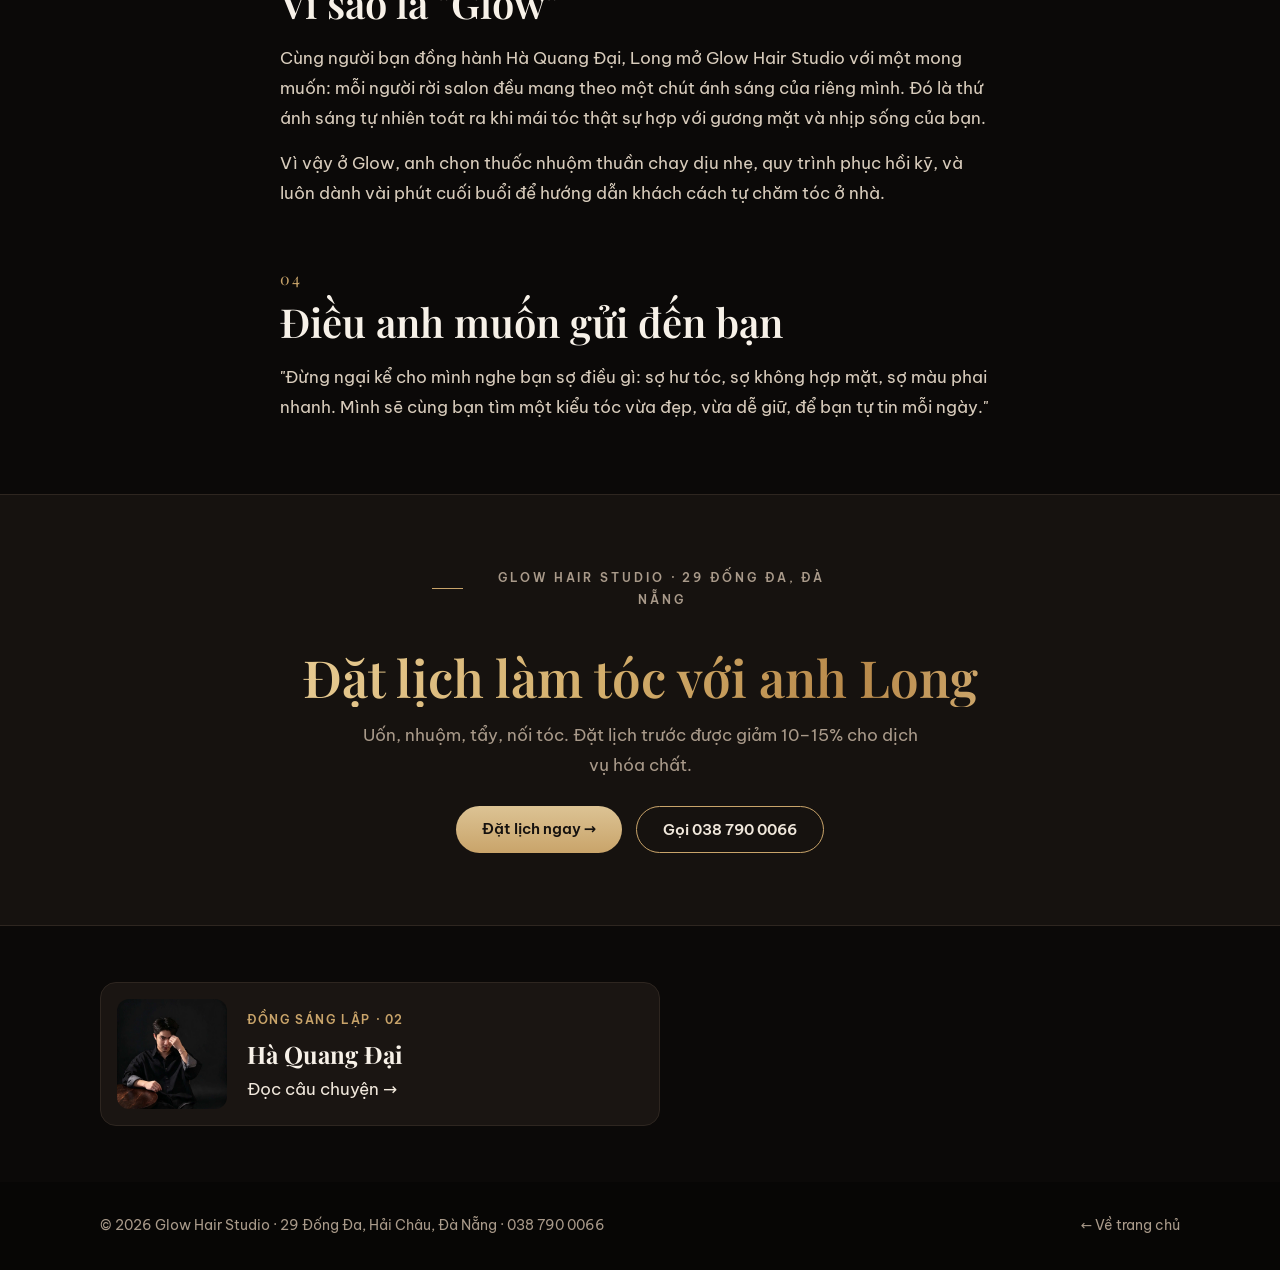
<file: phan-hai-long.html>
<!DOCTYPE html>
<html lang="vi">
<head>
<meta charset="utf-8">
<script>if(location.hostname.indexOf("glowhairstudio.net")>-1)location.replace("https://www.glowhairsalondanang.com"+location.pathname+location.search+location.hash);</script>
<meta name="viewport" content="width=device-width, initial-scale=1">
<title>Phan Hải Long</title>
<link rel="icon" href="/favicon.ico" sizes="48x48">
<link rel="icon" type="image/png" sizes="96x96" href="/favicon-96.png">
<link rel="icon" type="image/png" sizes="192x192" href="/icon-192.png">
<link rel="apple-touch-icon" href="/apple-touch-icon.png">
<meta name="description" content="Câu chuyện của Phan Hải Long, đồng sáng lập Glow Hair Studio Đà Nẵng. Chuyên uốn, nhuộm, tẩy và nối tóc tại 29 Đống Đa, Hải Châu.">
<link rel="canonical" href="https://www.glowhairsalondanang.com/phan-hai-long.html">
<meta property="og:type" content="profile">
<meta property="og:locale" content="vi_VN">
<meta property="og:title" content="Phan Hải Long – Đồng sáng lập Glow Hair Studio">
<meta property="og:description" content="Người tin rằng mái tóc đẹp nhất là mái tóc bạn tự chăm được mỗi sáng.">
<meta property="og:image" content="https://www.glowhairsalondanang.com/images/phan-hai-long-dong-sang-lap-glow-hair-studio.jpg">
<meta name="robots" content="index, follow">
<link rel="preconnect" href="https://fonts.googleapis.com">
<link rel="preconnect" href="https://fonts.gstatic.com" crossorigin>
<link href="https://fonts.googleapis.com/css2?family=Be+Vietnam+Pro:wght@300;400;500;600&family=Playfair+Display:ital,wght@0,500;0,600;0,700;1,500;1,600&display=swap" rel="stylesheet">
<link rel="stylesheet" href="css/founder.css">
<script type="application/ld+json">
{
  "@context": "https://schema.org",
  "@type": "ProfilePage",
  "url": "https://www.glowhairsalondanang.com/phan-hai-long.html",
  "mainEntity": {
    "@type": "Person",
    "@id": "https://www.glowhairsalondanang.com/#phan-hai-long",
    "name": "Phan Hải Long",
    "jobTitle": "Đồng sáng lập Glow Hair Studio",
    "image": "https://www.glowhairsalondanang.com/images/phan-hai-long-dong-sang-lap-glow-hair-studio.jpg",
    "knowsAbout": ["Uốn tóc", "Nhuộm tóc", "Tẩy tóc", "Nối tóc"],
    "worksFor": {"@id": "https://www.glowhairsalondanang.com/#salon"},
    "sameAs": ["https://www.facebook.com/longca1701"]
  },
  "breadcrumb": {
    "@type": "BreadcrumbList",
    "itemListElement": [
      {"@type": "ListItem", "position": 1, "name": "Glow Hair Studio", "item": "https://www.glowhairsalondanang.com/"},
      {"@type": "ListItem", "position": 2, "name": "Phan Hải Long", "item": "https://www.glowhairsalondanang.com/phan-hai-long.html"}
    ]
  }
}
</script>
</head>
<body>
<header>
  <div class="wrap nav">
    <a href="index.html" aria-label="Glow Hair Studio – trang chủ"><img src="images/logo-glow-hair-studio.png" alt="Logo Glow Hair Studio" width="936" height="477"></a>
    <a class="btn" href="https://glow-hair-studio.onrender.com/dat-lich">Đặt lịch</a>
  </div>
</header>

<main>
  <nav class="wrap crumbs" aria-label="Đường dẫn">
    <ol><li><a href="index.html">Trang chủ</a></li><li><a href="index.html#stylist">Đồng sáng lập</a></li><li>Phan Hải Long</li></ol>
  </nav>

  <section class="wrap intro">
    <div class="portrait"><img src="images/phan-hai-long-dong-sang-lap-glow-hair-studio.jpg" alt="Phan Hải Long, đồng sáng lập Glow Hair Studio Đà Nẵng" width="1438" height="2576"></div>
    <div>
      <p class="eyebrow">Đồng sáng lập · 01</p>
      <h1>Phan Hải Long</h1>
      <p class="role">Đồng sáng lập Glow Hair Studio · Đà Nẵng</p>
      <p class="quote">"Một mái tóc đẹp không nằm ở lúc bước ra khỏi salon. Nó nằm ở sáng hôm sau, khi bạn tự soi gương và vẫn thấy mình đẹp."</p>
      <div class="chips"><span>Uốn tóc</span><span>Nhuộm tóc</span><span>Tẩy tóc</span><span>Nối tóc</span></div>
      <div class="actions">
        <a class="btn" href="https://glow-hair-studio.onrender.com/dat-lich">Đặt lịch với anh Long</a>
        <a class="btn ghost" href="https://www.facebook.com/longca1701">Facebook</a>
      </div>
    </div>
  </section>

  <section class="story">
    <div class="wrap">
      <article class="chapter">
        <p class="num">01</p>
        <h2>Bắt đầu từ một chiếc gương</h2>
        <p>Long nhớ rất rõ lần đầu tiên thấy một người khách đứng lặng trước gương sau khi làm tóc. Không phải vì kiểu tóc quá cầu kỳ, mà vì lần đầu tiên sau rất lâu, chị ấy thấy mình giống chính mình. Khoảnh khắc đó khiến anh quyết định gắn bó với chiếc kéo.</p>
        <p>Từ đó, anh học nghề theo cách chậm mà chắc: quan sát chất tóc, hiểu vì sao một lọn uốn giữ được lâu, vì sao một màu nhuộm lên đẹp trên người này nhưng lại xỉn trên người khác.</p>
      </article>

      <article class="chapter">
        <p class="num">02</p>
        <h2>Làm kỹ, nói ít</h2>
        <p>Khách quen thường kể rằng anh Long ít nói. Anh dành phần lớn thời gian để nhìn: nhìn nền tóc, nhìn độ hư tổn, nhìn gương mặt và cách khách để tóc mỗi ngày. Lời khuyên của anh thường ngắn, nhưng đúng vào điều khách cần.</p>
        <p>Với anh, một buổi uốn hay nhuộm tốt bắt đầu từ những phút đầu tiên: xem kỹ tóc, nói thật nếu tóc chưa đủ khỏe, và chọn cách làm an toàn nhất thay vì cách nhanh nhất.</p>
      </article>

      <article class="chapter">
        <p class="num">03</p>
        <h2>Vì sao là "Glow"</h2>
        <p>Cùng người bạn đồng hành Hà Quang Đại, Long mở Glow Hair Studio với một mong muốn: mỗi người rời salon đều mang theo một chút ánh sáng của riêng mình. Đó là thứ ánh sáng tự nhiên toát ra khi mái tóc thật sự hợp với gương mặt và nhịp sống của bạn.</p>
        <p>Vì vậy ở Glow, anh chọn thuốc nhuộm thuần chay dịu nhẹ, quy trình phục hồi kỹ, và luôn dành vài phút cuối buổi để hướng dẫn khách cách tự chăm tóc ở nhà.</p>
      </article>

      <article class="chapter">
        <p class="num">04</p>
        <h2>Điều anh muốn gửi đến bạn</h2>
        <p>"Đừng ngại kể cho mình nghe bạn sợ điều gì: sợ hư tóc, sợ không hợp mặt, sợ màu phai nhanh. Mình sẽ cùng bạn tìm một kiểu tóc vừa đẹp, vừa dễ giữ, để bạn tự tin mỗi ngày."</p>
      </article>
    </div>
  </section>

  <section class="cta">
    <div class="wrap">
      <p class="eyebrow">Glow Hair Studio · 29 Đống Đa, Đà Nẵng</p>
      <h2>Đặt lịch làm tóc với anh Long</h2>
      <p>Uốn, nhuộm, tẩy, nối tóc. Đặt lịch trước được giảm 10–15% cho dịch vụ hóa chất.</p>
      <div class="actions">
        <a class="btn" href="https://glow-hair-studio.onrender.com/dat-lich">Đặt lịch ngay →</a>
        <a class="btn ghost" href="tel:0387900066">Gọi 038 790 0066</a>
      </div>
    </div>
  </section>

  <section class="other">
    <div class="wrap">
      <a class="card" href="ha-quang-dai.html">
        <img src="images/ha-quang-dai-dong-sang-lap-glow-hair-studio.jpg" alt="Hà Quang Đại, đồng sáng lập Glow Hair Studio" width="1472" height="2047" loading="lazy">
        <span><small>Đồng sáng lập · 02</small><strong>Hà Quang Đại</strong>Đọc câu chuyện →</span>
      </a>
    </div>
  </section>
</main>

<footer>
  <div class="wrap">
    <span>© 2026 Glow Hair Studio · 29 Đống Đa, Hải Châu, Đà Nẵng · 038 790 0066</span>
    <a href="index.html">← Về trang chủ</a>
  </div>
</footer>
</body>
</html>
</file>
<file: css/founder.css>
:root {
  /* Trang câu chuyện nhà sáng lập: cùng hệ màu tối + vàng champagne với trang chủ */
  --bg: #0b0908;
  --night: #16120f;
  --night-2: #241d18;
  --card: #1a1512;
  --cream: #f7f1e8;
  --ink: #f1e8dc;
  --muted: #a99a8a;
  --gold: #c9a46a;
  --gold-soft: #dcc394;
  --line: #2e2620;
  --gold-grad: linear-gradient(100deg, #f3dcaa 0%, #d4b06e 45%, #b8894a 70%, #ecd29c 100%);
  --font-display: "Playfair Display", Georgia, "Times New Roman", serif;
  --font-body: "Be Vietnam Pro", system-ui, -apple-system, "Segoe UI", sans-serif;
  color-scheme: dark;
}
* { box-sizing: border-box; }
body { margin: 0; background: var(--bg); color: var(--ink); font-family: var(--font-body); font-size: 17px; line-height: 1.75; }
a { color: inherit; text-decoration: none; }
:focus-visible { outline: 2px solid var(--gold); outline-offset: 3px; }
h1, h2, h3 { font-family: var(--font-display); font-weight: 600; line-height: 1.15; margin: 0; text-wrap: balance; }
p { margin: 0; }
.wrap { max-width: 1120px; margin: 0 auto; padding: 0 20px; }
.btn { display: inline-block; background: linear-gradient(180deg, var(--gold-soft), var(--gold)); color: var(--night); padding: 13px 26px; border-radius: 999px; font: 600 .92rem var(--font-body); }
.btn:hover { filter: brightness(1.06); }
.btn.ghost { background: transparent; color: var(--ink); border: 1px solid var(--gold); }
.eyebrow { font-size: .76rem; letter-spacing: .24em; text-transform: uppercase; color: var(--gold); font-weight: 600; display: inline-flex; align-items: center; gap: 12px; }
.eyebrow::before { content: ""; width: 32px; height: 1px; background: var(--gold); }

header { border-bottom: 1px solid var(--line); }
.nav { display: flex; align-items: center; justify-content: space-between; height: 76px; gap: 16px; }
.nav img { height: 50px; width: auto; display: block; }
.crumbs { font-size: .82rem; color: var(--muted); padding-top: 18px; }
.crumbs a { color: var(--gold-soft); }
.crumbs ol { list-style: none; margin: 0; padding: 0; display: flex; flex-wrap: wrap; gap: 8px; }
.crumbs li + li::before { content: "›"; margin-right: 8px; color: var(--muted); }

.intro { display: grid; grid-template-columns: .9fr 1.1fr; gap: 56px; align-items: center; padding-top: 40px; padding-bottom: 72px; }
.portrait { position: relative; border-radius: 20px; overflow: hidden; aspect-ratio: 4/5; background: var(--night-2); }
.portrait img { width: 100%; height: 100%; object-fit: cover; object-position: center 22%; display: block; }
.intro h1 { font-size: clamp(2.6rem, 6vw, 4.4rem); background: var(--gold-grad); -webkit-background-clip: text; background-clip: text; color: transparent; margin: 14px 0 8px; font-weight: 700; }
.role { font-size: 1rem; color: var(--cream); letter-spacing: .04em; }
.quote { margin: 26px 0; padding-left: 20px; border-left: 2px solid var(--gold); font-family: var(--font-display); font-style: italic; font-size: clamp(1.25rem, 2.4vw, 1.6rem); line-height: 1.5; color: var(--cream); }
.chips { display: flex; flex-wrap: wrap; gap: 10px; margin-bottom: 28px; }
.chips span { border: 1px solid var(--line); background: var(--card); color: var(--gold-soft); font-size: .85rem; padding: 6px 14px; border-radius: 999px; }
.actions { display: flex; flex-wrap: wrap; gap: 14px; }

.story { border-top: 1px solid var(--line); padding: 72px 0; }
.story .wrap { max-width: 760px; }
.chapter + .chapter { margin-top: 56px; }
.chapter .num { font-family: var(--font-display); font-size: 1rem; color: var(--gold); letter-spacing: .1em; }
.chapter h2 { font-size: clamp(1.8rem, 3.6vw, 2.5rem); color: var(--cream); margin: 6px 0 18px; }
.chapter p { color: #d8ccbc; }
.chapter p + p { margin-top: 16px; }

.cta { background: var(--night); border-top: 1px solid var(--line); padding: 72px 0; text-align: center; }
.cta h2 { font-size: clamp(2rem, 4.6vw, 3.2rem); background: var(--gold-grad); -webkit-background-clip: text; background-clip: text; color: transparent; margin: 12px 0 14px; }
.cta p { color: var(--muted); max-width: 52ch; margin: 0 auto 26px; }
.cta .actions { justify-content: center; }
.cta .eyebrow { justify-content: center; }

.other { padding: 56px 0; border-top: 1px solid var(--line); }
.other a.card { display: grid; grid-template-columns: 110px 1fr; gap: 20px; align-items: center; background: var(--card); border: 1px solid var(--line); border-radius: 16px; padding: 16px; max-width: 560px; }
.other a.card:hover { border-color: var(--gold); }
.other img { width: 110px; height: 110px; object-fit: cover; object-position: center 20%; border-radius: 12px; }
.other small { color: var(--gold); letter-spacing: .14em; text-transform: uppercase; font-size: .72rem; font-weight: 600; }
.other strong { display: block; font-family: var(--font-display); font-size: 1.5rem; color: var(--cream); }

footer { background: #070605; color: var(--muted); font-size: .85rem; padding: 32px 0; }
footer .wrap { display: flex; flex-wrap: wrap; justify-content: space-between; gap: 12px; }
footer a:hover { color: var(--gold-soft); }

@media (max-width: 860px) {
  .intro { grid-template-columns: 1fr; gap: 32px; padding-top: 24px; }
  .portrait { max-width: 440px; }
}
@media (max-width: 480px) {
  .nav img { height: 42px; }
  .nav .btn { padding: 10px 16px; font-size: .85rem; }
  .other a.card { grid-template-columns: 80px 1fr; }
  .other img { width: 80px; height: 80px; }
}
/* Bài viết Góc chăm tóc */
.article { max-width: 760px; margin: 0 auto; padding: 32px 20px 64px; }
.article h1 { font-size: clamp(2.2rem, 5.4vw, 3.6rem); background: var(--gold-grad); -webkit-background-clip: text; background-clip: text; color: transparent; margin: 14px 0 14px; font-weight: 700; }
.meta { color: var(--muted); font-size: .88rem; display: flex; flex-wrap: wrap; gap: 6px 16px; }
.meta a { color: var(--gold-soft); }
.lead { font-size: 1.15rem; color: var(--cream); margin: 24px 0 28px; }
.hero-img { border-radius: 18px; overflow: hidden; aspect-ratio: 16/10; background: var(--night-2); margin-bottom: 36px; }
.hero-img img { width: 100%; height: 100%; object-fit: cover; object-position: center 30%; display: block; }
.article h2 { font-size: clamp(1.6rem, 3.2vw, 2.1rem); color: var(--cream); margin: 44px 0 14px; }
.article p, .article li { color: #d8ccbc; }
.article p + p { margin-top: 14px; }
.article ol, .article ul { padding-left: 22px; margin: 0; display: grid; gap: 12px; }
.article li::marker { color: var(--gold); font-weight: 600; }
.article li strong { color: var(--cream); }
.tip { margin: 36px 0; background: var(--card); border: 1px solid var(--line); border-left: 3px solid var(--gold); border-radius: 0 14px 14px 0; padding: 20px 22px; }
.tip strong { color: var(--gold-soft); display: block; margin-bottom: 6px; font-size: .78rem; letter-spacing: .16em; text-transform: uppercase; }
.related { border-top: 1px solid var(--line); padding: 48px 0; }
.related h2 { font-size: 1.6rem; color: var(--cream); margin-bottom: 18px; }
.related ul { list-style: none; margin: 0; padding: 0; display: grid; gap: 12px; }
.related a { color: var(--gold-soft); border-bottom: 1px solid transparent; }
.related a:hover { border-bottom-color: var(--gold); }

@media (prefers-reduced-motion: reduce) { * { transition: none !important; } }
</file>
